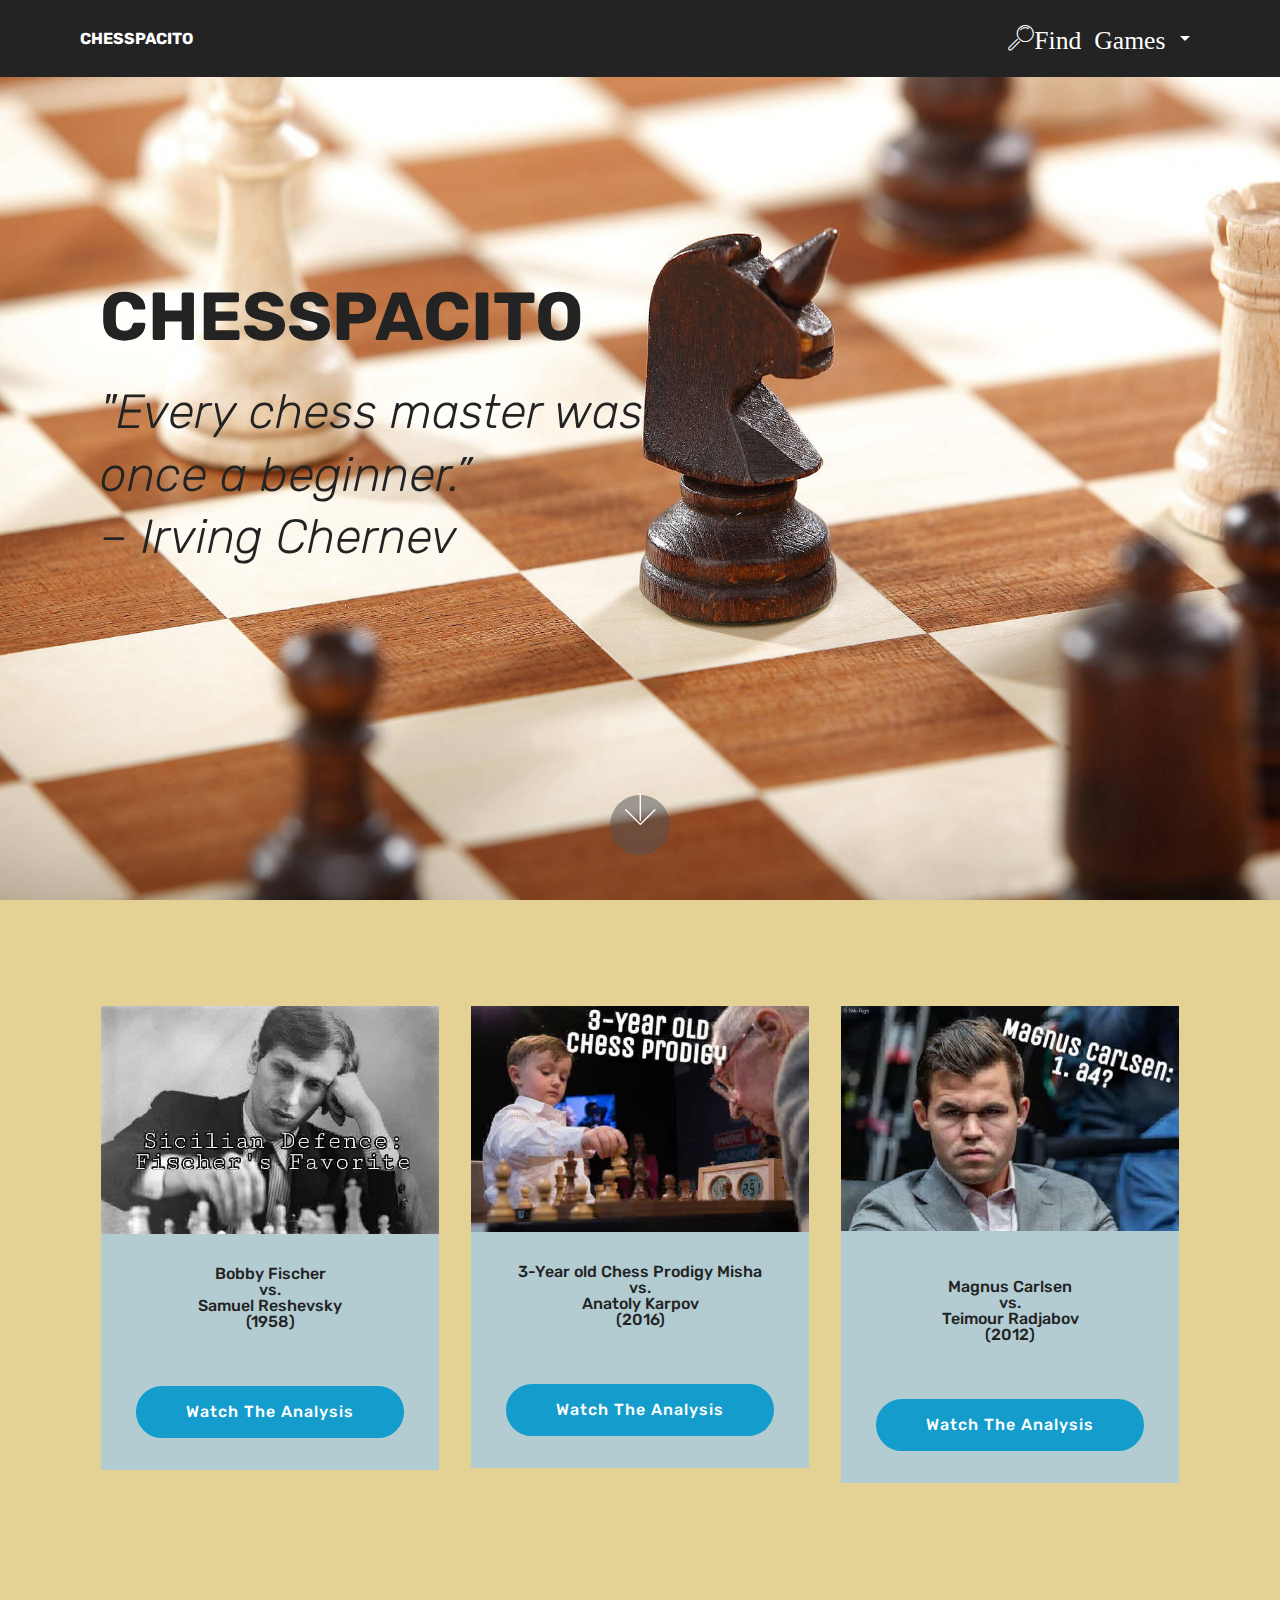
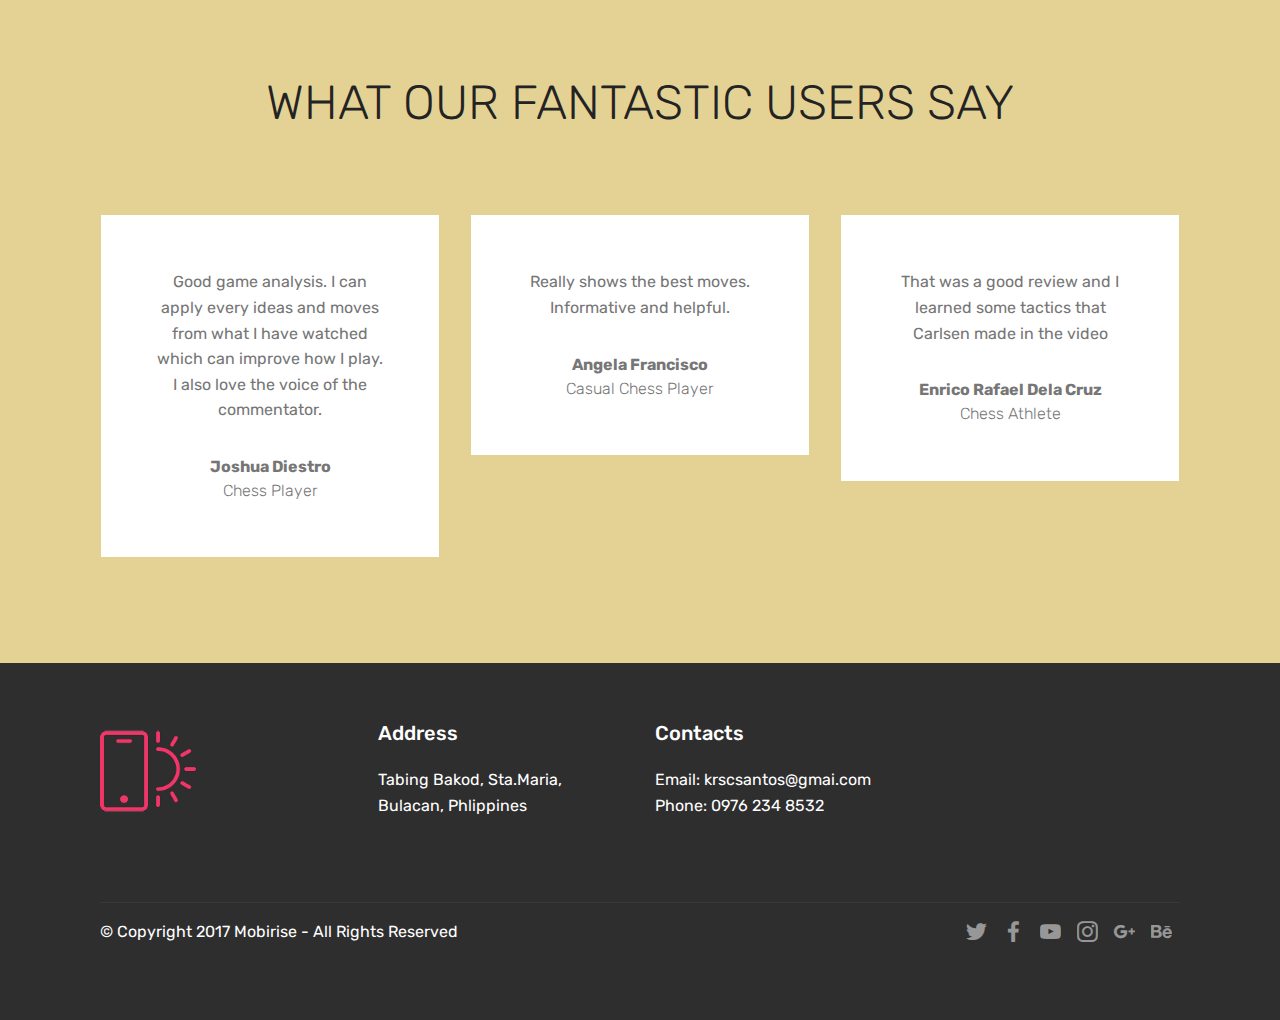
<file: index.html>
<!DOCTYPE html>
<html >
<head>
  <!-- Site made with Mobirise Website Builder v4.8.1, https://mobirise.com -->
  <meta charset="UTF-8">
  <meta http-equiv="X-UA-Compatible" content="IE=edge">
  <meta name="generator" content="Mobirise v4.8.1, mobirise.com">
  <meta name="viewport" content="width=device-width, initial-scale=1, minimum-scale=1">
  <link rel="shortcut icon" href="assets/images/logo2.png" type="image/x-icon">
  <meta name="description" content="">
  <title>Home</title>
  <link rel="stylesheet" href="assets/web/assets/mobirise-icons/mobirise-icons.css">
  <link rel="stylesheet" href="assets/tether/tether.min.css">
  <link rel="stylesheet" href="assets/bootstrap/css/bootstrap.min.css">
  <link rel="stylesheet" href="assets/bootstrap/css/bootstrap-grid.min.css">
  <link rel="stylesheet" href="assets/bootstrap/css/bootstrap-reboot.min.css">
  <link rel="stylesheet" href="assets/socicon/css/styles.css">
  <link rel="stylesheet" href="assets/dropdown/css/style.css">
  <link rel="stylesheet" href="assets/theme/css/style.css">
  <link rel="stylesheet" href="assets/mobirise/css/mbr-additional.css" type="text/css">
  
  
  
</head>
<body>
  <section class="menu cid-rKdU5KMPI1" once="menu" id="menu1-1">

    

    <nav class="navbar navbar-expand beta-menu navbar-dropdown align-items-center navbar-fixed-top navbar-toggleable-sm">
        <button class="navbar-toggler navbar-toggler-right" type="button" data-toggle="collapse" data-target="#navbarSupportedContent" aria-controls="navbarSupportedContent" aria-expanded="false" aria-label="Toggle navigation">
            <div class="hamburger">
                <span></span>
                <span></span>
                <span></span>
                <span></span>
            </div>
        </button>
        <div class="menu-logo">
            <div class="navbar-brand">
                
                <span class="navbar-caption-wrap"><a class="navbar-caption text-white display-4" href="index.html">
                        CHESSPACITO</a></span>
            </div>
        </div>
        <div class="collapse navbar-collapse" id="navbarSupportedContent">
            <ul class="navbar-nav nav-dropdown nav-right" data-app-modern-menu="true"><li class="nav-item dropdown">
                    <a class="nav-link link text-white dropdown-toggle display-4" href="https://mobirise.com" data-toggle="dropdown-submenu" aria-expanded="false">
                        <span class="mbri-search mbr-iconfont mbr-iconfont-btn">Find Games</span></a><div class="dropdown-menu"><a class="text-white dropdown-item display-4" href="page1.html">Fischer vs. Reshevsky</a><a class="text-white dropdown-item display-4" href="page2.html">Misha vs. Karpov</a><a class="text-white dropdown-item display-4" href="page3.html">Carlsen vs. Radjabov</a></div>
                </li></ul>
            
        </div>
    </nav>
</section>

<section class="engine"><a href="https://mobiri.se/r">free bootstrap templates</a></section><section class="header9 cid-rKdU3WTW0F mbr-fullscreen mbr-parallax-background" id="header9-0">

    

    

    <div class="container">
        <div class="media-container-column mbr-white col-md-8">
            <h1 class="mbr-section-title align-left mbr-bold pb-3 mbr-fonts-style display-1">CHESSPACITO</h1>
            <h3 class="mbr-section-subtitle align-left mbr-light pb-3 mbr-fonts-style display-2">"Every chess master was <br>once a beginner.” <br>– Irving Chernev</h3>
            <p class="mbr-text align-left pb-3 mbr-fonts-style display-5"></p>
            
        </div>
    </div>

    <div class="mbr-arrow hidden-sm-down" aria-hidden="true">
        <a href="#next">
            <i class="mbri-down mbr-iconfont"></i>
        </a>
    </div>
</section>

<section class="features3 cid-rKdU7YTlCK" id="features3-2">

    

    
    <div class="container">
        <div class="media-container-row">
            <div class="card p-3 col-12 col-md-6 col-lg-4">
                <div class="card-wrapper">
                    <div class="card-img">
                        <img src="assets/images/79436380-842811899471075-1919445692313501696-n-674x455.jpg" alt="Mobirise" title="">
                    </div>
                    <div class="card-box">
                        <h4 class="card-title mbr-fonts-style display-7">
                            Bobby Fischer<br> vs. <br>Samuel Reshevsky<br>(1958)</h4>
                        <p class="mbr-text mbr-fonts-style display-7"></p>
                    </div>
                    <div class="mbr-section-btn text-center"><a href="page1.html" class="btn btn-primary display-4">Watch The Analysis</a></div>
                </div>
            </div>

            <div class="card p-3 col-12 col-md-6 col-lg-4">
                <div class="card-wrapper">
                    <div class="card-img">
                        <img src="assets/images/79383979-436791390561251-2399478553306464256-n-676x451.jpg" alt="Mobirise" title="">
                    </div>
                    <div class="card-box">
                        <h4 class="card-title mbr-fonts-style display-7">3-Year old Chess Prodigy Misha<br>vs.<br>Anatoly Karpov<br>(2016)</h4>
                        <p class="mbr-text mbr-fonts-style display-7"></p>
                    </div>
                    <div class="mbr-section-btn text-center"><a href="page2.html" class="btn btn-primary display-4">
                            Watch The Analysis</a></div>
                </div>
            </div>

            <div class="card p-3 col-12 col-md-6 col-lg-4">
                <div class="card-wrapper">
                    <div class="card-img">
                        <img src="assets/images/79320789-2745552478799444-6869433288075771904-n-676x450.jpg" alt="Mobirise" title="">
                    </div>
                    <div class="card-box">
                        <h4 class="card-title mbr-fonts-style display-7"><br>Magnus Carlsen<br>vs.<br>Teimour Radjabov<br>(2012)</h4>
                        <p class="mbr-text mbr-fonts-style display-7"></p>
                    </div>
                    <div class="mbr-section-btn text-center"><a href="page3.html" class="btn btn-primary display-4">
                            Watch The Analysis</a></div>
                </div>
            </div>

            
        </div>
    </div>
</section>

<section class="testimonials1 cid-rKV3QNfkCX" id="testimonials1-j">

    

    
    <div class="container">
        <div class="media-container-row">
            <div class="title col-12 align-center">
                <h2 class="pb-3 mbr-fonts-style display-2">
                    WHAT OUR FANTASTIC USERS SAY
                </h2>
                <h3 class="mbr-section-subtitle mbr-light pb-3 mbr-fonts-style display-5"></h3>
            </div>
        </div>
    </div>

    <div class="container pt-3 mt-2">
        <div class="media-container-row">
            <div class="mbr-testimonial p-3 align-center col-12 col-md-6 col-lg-4">
                <div class="panel-item p-3">
                    <div class="card-block">
                        
                        <p class="mbr-text mbr-fonts-style display-7">Good game analysis. I can apply every ideas and moves from what I have watched which can improve how I play. I also love the voice of the commentator.</p>
                    </div>
                    <div class="card-footer">
                        <div class="mbr-author-name mbr-bold mbr-fonts-style display-7">
                             Joshua Diestro</div>
                        <small class="mbr-author-desc mbr-italic mbr-light mbr-fonts-style display-7">
                               Chess Player</small>
                    </div>
                </div>
            </div>

            <div class="mbr-testimonial p-3 align-center col-12 col-md-6 col-lg-4">
                <div class="panel-item p-3">
                    <div class="card-block">
                        
                        <p class="mbr-text mbr-fonts-style display-7">
                           Really shows the best moves. Informative and helpful.</p>
                    </div>
                    <div class="card-footer">
                        <div class="mbr-author-name mbr-bold mbr-fonts-style display-7">
                             Angela Francisco</div>
                        <small class="mbr-author-desc mbr-italic mbr-light mbr-fonts-style display-7">
                               Casual Chess Player</small>
                    </div>
                </div>
            </div>

            <div class="mbr-testimonial p-3 align-center col-12 col-md-6 col-lg-4">
                <div class="panel-item p-3">
                    <div class="card-block">
                        
                        <p class="mbr-text mbr-fonts-style display-7">
                           That was a good review and I learned some tactics that Carlsen made in the video
                        </p>
                    </div>
                    <div class="card-footer">
                        <div class="mbr-author-name mbr-bold mbr-fonts-style display-7">Enrico Rafael Dela Cruz</div>
                        <small class="mbr-author-desc mbr-italic mbr-light mbr-fonts-style display-7">
                               Chess Athlete</small>
                    </div>
                </div>
            </div>

            

            

            
        </div>
    </div>   
</section>

<section class="cid-rKdUbNCkDI" id="footer1-3">

    

    

    <div class="container">
        <div class="media-container-row content text-white">
            <div class="col-12 col-md-3">
                <div class="media-wrap">
                    <a href="https://mobirise.com/">
                        <img src="assets/images/logo2.png" alt="Mobirise">
                    </a>
                </div>
            </div>
            <div class="col-12 col-md-3 mbr-fonts-style display-7">
                <h5 class="pb-3">
                    Address
                </h5>
                <p class="mbr-text">Tabing Bakod, Sta.Maria,<br>Bulacan, Phlippines</p>
            </div>
            <div class="col-12 col-md-3 mbr-fonts-style display-7">
                <h5 class="pb-3">
                    Contacts
                </h5>
                <p class="mbr-text">
                    Email: krscsantos@gmai.com<br>Phone: 0976 234 8532 &nbsp; &nbsp; &nbsp; &nbsp; &nbsp; &nbsp; &nbsp; &nbsp; &nbsp; &nbsp;<br><br></p>
            </div>
            <div class="col-12 col-md-3 mbr-fonts-style display-7">
                <h5 class="pb-3"></h5>
                <p class="mbr-text"></p>
            </div>
        </div>
        <div class="footer-lower">
            <div class="media-container-row">
                <div class="col-sm-12">
                    <hr>
                </div>
            </div>
            <div class="media-container-row mbr-white">
                <div class="col-sm-6 copyright">
                    <p class="mbr-text mbr-fonts-style display-7">
                        © Copyright 2017 Mobirise - All Rights Reserved
                    </p>
                </div>
                <div class="col-md-6">
                    <div class="social-list align-right">
                        <div class="soc-item">
                            <a href="https://twitter.com/mobirise" target="_blank">
                                <span class="socicon-twitter socicon mbr-iconfont mbr-iconfont-social"></span>
                            </a>
                        </div>
                        <div class="soc-item">
                            <a href="https://www.facebook.com/pages/Mobirise/1616226671953247" target="_blank">
                                <span class="socicon-facebook socicon mbr-iconfont mbr-iconfont-social"></span>
                            </a>
                        </div>
                        <div class="soc-item">
                            <a href="https://www.youtube.com/c/mobirise" target="_blank">
                                <span class="socicon-youtube socicon mbr-iconfont mbr-iconfont-social"></span>
                            </a>
                        </div>
                        <div class="soc-item">
                            <a href="https://instagram.com/mobirise" target="_blank">
                                <span class="socicon-instagram socicon mbr-iconfont mbr-iconfont-social"></span>
                            </a>
                        </div>
                        <div class="soc-item">
                            <a href="https://plus.google.com/u/0/+Mobirise" target="_blank">
                                <span class="socicon-googleplus socicon mbr-iconfont mbr-iconfont-social"></span>
                            </a>
                        </div>
                        <div class="soc-item">
                            <a href="https://www.behance.net/Mobirise" target="_blank">
                                <span class="socicon-behance socicon mbr-iconfont mbr-iconfont-social"></span>
                            </a>
                        </div>
                    </div>
                </div>
            </div>
        </div>
    </div>
</section>


  <script src="assets/web/assets/jquery/jquery.min.js"></script>
  <script src="assets/popper/popper.min.js"></script>
  <script src="assets/tether/tether.min.js"></script>
  <script src="assets/bootstrap/js/bootstrap.min.js"></script>
  <script src="assets/dropdown/js/script.min.js"></script>
  <script src="assets/touchswipe/jquery.touch-swipe.min.js"></script>
  <script src="assets/parallax/jarallax.min.js"></script>
  <script src="assets/smoothscroll/smooth-scroll.js"></script>
  <script src="assets/theme/js/script.js"></script>
  
  
</body>
</html>
</file>
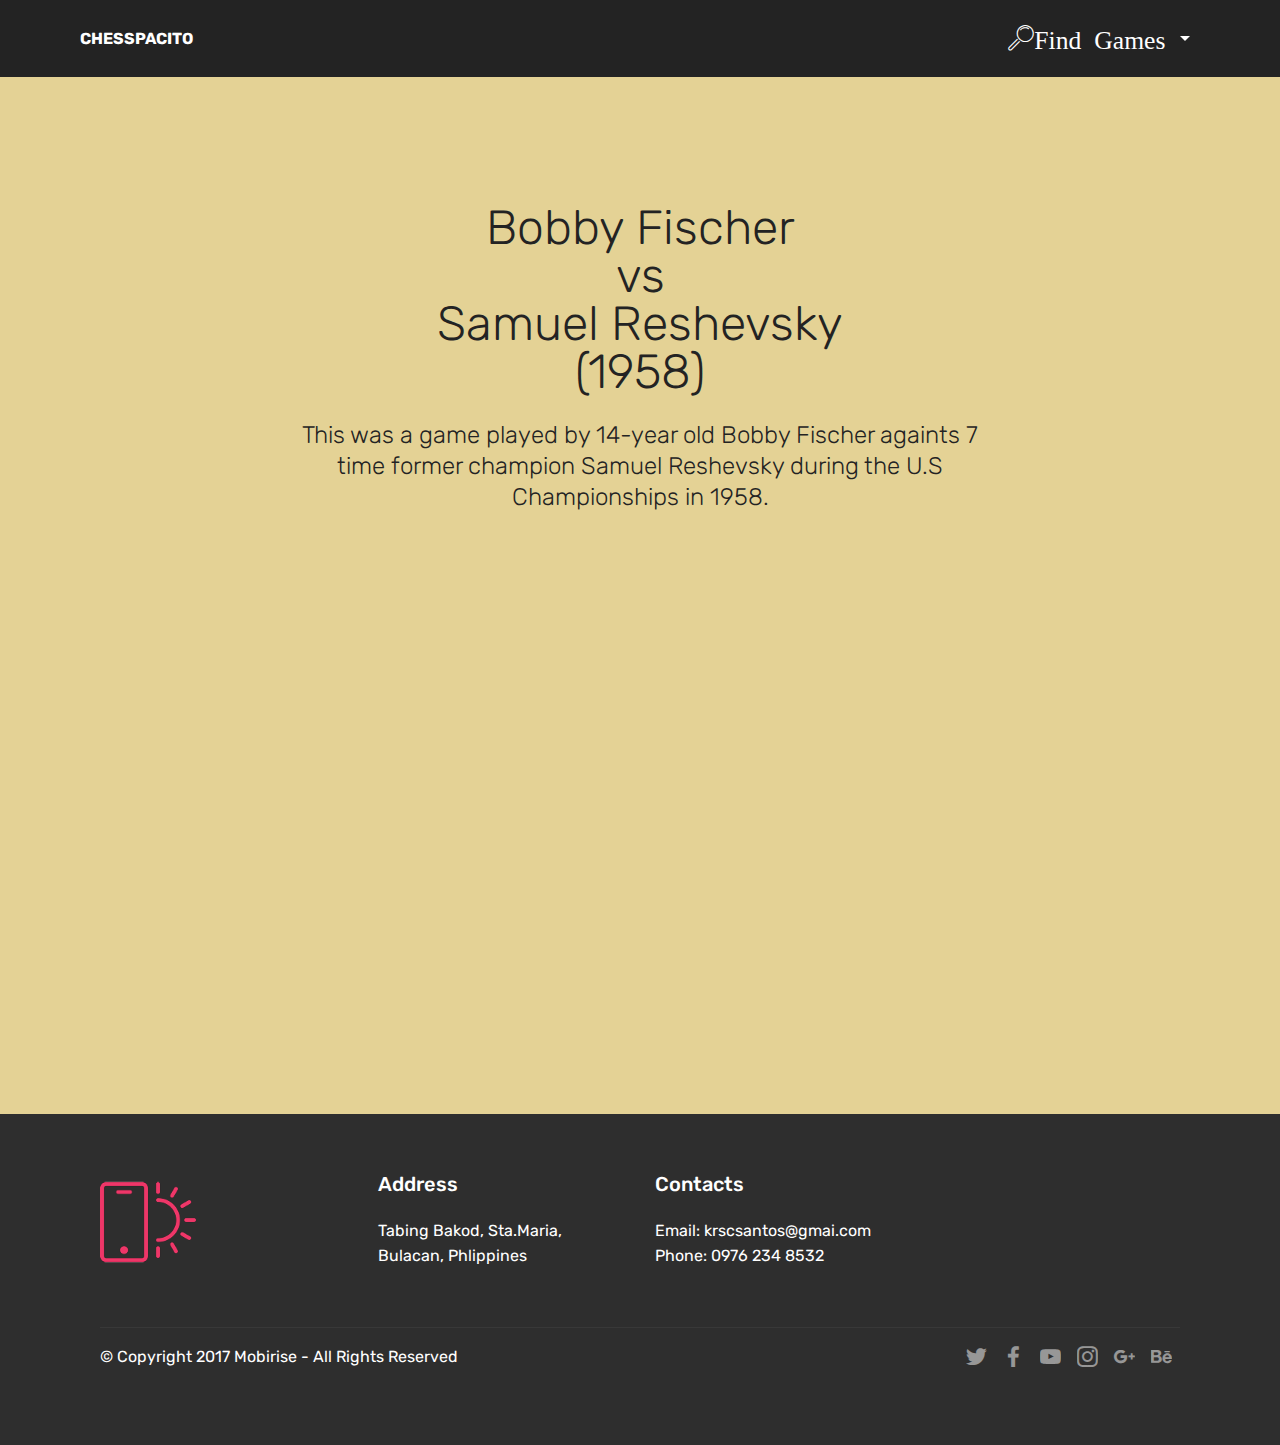
<file: page1.html>
<!DOCTYPE html>
<html >
<head>
  <!-- Site made with Mobirise Website Builder v4.8.1, https://mobirise.com -->
  <meta charset="UTF-8">
  <meta http-equiv="X-UA-Compatible" content="IE=edge">
  <meta name="generator" content="Mobirise v4.8.1, mobirise.com">
  <meta name="viewport" content="width=device-width, initial-scale=1, minimum-scale=1">
  <link rel="shortcut icon" href="assets/images/logo2.png" type="image/x-icon">
  <meta name="description" content="Web Page Generator Description">
  <title>Game 1</title>
  <link rel="stylesheet" href="assets/web/assets/mobirise-icons/mobirise-icons.css">
  <link rel="stylesheet" href="assets/tether/tether.min.css">
  <link rel="stylesheet" href="assets/bootstrap/css/bootstrap.min.css">
  <link rel="stylesheet" href="assets/bootstrap/css/bootstrap-grid.min.css">
  <link rel="stylesheet" href="assets/bootstrap/css/bootstrap-reboot.min.css">
  <link rel="stylesheet" href="assets/dropdown/css/style.css">
  <link rel="stylesheet" href="assets/socicon/css/styles.css">
  <link rel="stylesheet" href="assets/theme/css/style.css">
  <link rel="stylesheet" href="assets/mobirise/css/mbr-additional.css" type="text/css">
  
  
  
</head>
<body>
  <section class="menu cid-rKdU5KMPI1" once="menu" id="menu1-4">

    

    <nav class="navbar navbar-expand beta-menu navbar-dropdown align-items-center navbar-fixed-top navbar-toggleable-sm">
        <button class="navbar-toggler navbar-toggler-right" type="button" data-toggle="collapse" data-target="#navbarSupportedContent" aria-controls="navbarSupportedContent" aria-expanded="false" aria-label="Toggle navigation">
            <div class="hamburger">
                <span></span>
                <span></span>
                <span></span>
                <span></span>
            </div>
        </button>
        <div class="menu-logo">
            <div class="navbar-brand">
                
                <span class="navbar-caption-wrap"><a class="navbar-caption text-white display-4" href="index.html">
                        CHESSPACITO</a></span>
            </div>
        </div>
        <div class="collapse navbar-collapse" id="navbarSupportedContent">
            <ul class="navbar-nav nav-dropdown nav-right" data-app-modern-menu="true"><li class="nav-item dropdown">
                    <a class="nav-link link text-white dropdown-toggle display-4" href="https://mobirise.com" data-toggle="dropdown-submenu" aria-expanded="false">
                        <span class="mbri-search mbr-iconfont mbr-iconfont-btn">Find Games</span></a><div class="dropdown-menu"><a class="text-white dropdown-item display-4" href="page1.html">Fischer vs. Reshevsky</a><a class="text-white dropdown-item display-4" href="page2.html">Misha vs. Karpov</a><a class="text-white dropdown-item display-4" href="page3.html">Carlsen vs. Radjabov</a></div>
                </li></ul>
            
        </div>
    </nav>
</section>

<section class="engine"><a href="https://mobiri.se/f">easy site creator</a></section><section class="mbr-section content4 cid-rKdXsnoEEa" id="content4-5">

    

    <div class="container">
        <div class="media-container-row">
            <div class="title col-12 col-md-8">
                <h2 class="align-center pb-3 mbr-fonts-style display-2"></h2>
                <h3 class="mbr-section-subtitle align-center mbr-light mbr-fonts-style display-5"></h3>
                
            </div>
        </div>
    </div>
</section>

<section class="mbr-section content4 cid-rKdXsTTtRk" id="content4-6">

    

    <div class="container">
        <div class="media-container-row">
            <div class="title col-12 col-md-8">
                <h2 class="align-center pb-3 mbr-fonts-style display-2">
                    Bobby Fischer<br>vs<br>Samuel Reshevsky<br>(1958)</h2>
                <h3 class="mbr-section-subtitle align-center mbr-light mbr-fonts-style display-5">
                    This was a game played by 14-year old Bobby Fischer againts 7 time former champion Samuel Reshevsky during the U.S Championships in 1958.</h3>
                
            </div>
        </div>
    </div>
</section>

<section class="cid-rKdXuqAGJd" id="video1-7">

    
    
    <figure class="mbr-figure align-center container">
        <div class="video-block" style="width: 66%;">
            <div><iframe class="mbr-embedded-video" src="https://www.youtube.com/embed/spHez83OFrM?rel=0&amp;amp;showinfo=0&amp;autoplay=0&amp;loop=0" width="1280" height="720" frameborder="0" allowfullscreen></iframe></div>
        </div>
    </figure>
</section>

<section class="cid-rKdXxe7Fp5" id="footer1-8">

    

    

    <div class="container">
        <div class="media-container-row content text-white">
            <div class="col-12 col-md-3">
                <div class="media-wrap">
                    <a href="https://mobirise.com/">
                        <img src="assets/images/logo2.png" alt="Mobirise">
                    </a>
                </div>
            </div>
            <div class="col-12 col-md-3 mbr-fonts-style display-7">
                <h5 class="pb-3">
                    Address
                </h5>
                <p class="mbr-text">Tabing Bakod, Sta.Maria,
<br>Bulacan, Phlippines</p>
            </div>
            <div class="col-12 col-md-3 mbr-fonts-style display-7">
                <h5 class="pb-3">
                    Contacts
                </h5>
                <p class="mbr-text">Email: krscsantos@gmai.com
<br>Phone: 0976 234 8532 &nbsp; &nbsp; &nbsp; &nbsp; &nbsp; &nbsp; &nbsp; &nbsp; &nbsp; &nbsp;&nbsp;<br></p>
            </div>
            <div class="col-12 col-md-3 mbr-fonts-style display-7">
                <h5 class="pb-3"></h5>
                <p class="mbr-text"></p>
            </div>
        </div>
        <div class="footer-lower">
            <div class="media-container-row">
                <div class="col-sm-12">
                    <hr>
                </div>
            </div>
            <div class="media-container-row mbr-white">
                <div class="col-sm-6 copyright">
                    <p class="mbr-text mbr-fonts-style display-7">
                        © Copyright 2017 Mobirise - All Rights Reserved
                    </p>
                </div>
                <div class="col-md-6">
                    <div class="social-list align-right">
                        <div class="soc-item">
                            <a href="https://twitter.com/mobirise" target="_blank">
                                <span class="socicon-twitter socicon mbr-iconfont mbr-iconfont-social"></span>
                            </a>
                        </div>
                        <div class="soc-item">
                            <a href="https://www.facebook.com/pages/Mobirise/1616226671953247" target="_blank">
                                <span class="socicon-facebook socicon mbr-iconfont mbr-iconfont-social"></span>
                            </a>
                        </div>
                        <div class="soc-item">
                            <a href="https://www.youtube.com/c/mobirise" target="_blank">
                                <span class="socicon-youtube socicon mbr-iconfont mbr-iconfont-social"></span>
                            </a>
                        </div>
                        <div class="soc-item">
                            <a href="https://instagram.com/mobirise" target="_blank">
                                <span class="socicon-instagram socicon mbr-iconfont mbr-iconfont-social"></span>
                            </a>
                        </div>
                        <div class="soc-item">
                            <a href="https://plus.google.com/u/0/+Mobirise" target="_blank">
                                <span class="socicon-googleplus socicon mbr-iconfont mbr-iconfont-social"></span>
                            </a>
                        </div>
                        <div class="soc-item">
                            <a href="https://www.behance.net/Mobirise" target="_blank">
                                <span class="socicon-behance socicon mbr-iconfont mbr-iconfont-social"></span>
                            </a>
                        </div>
                    </div>
                </div>
            </div>
        </div>
    </div>
</section>


  <script src="assets/web/assets/jquery/jquery.min.js"></script>
  <script src="assets/popper/popper.min.js"></script>
  <script src="assets/tether/tether.min.js"></script>
  <script src="assets/bootstrap/js/bootstrap.min.js"></script>
  <script src="assets/smoothscroll/smooth-scroll.js"></script>
  <script src="assets/dropdown/js/script.min.js"></script>
  <script src="assets/touchswipe/jquery.touch-swipe.min.js"></script>
  <script src="assets/theme/js/script.js"></script>
  
  
</body>
</html>
</file>
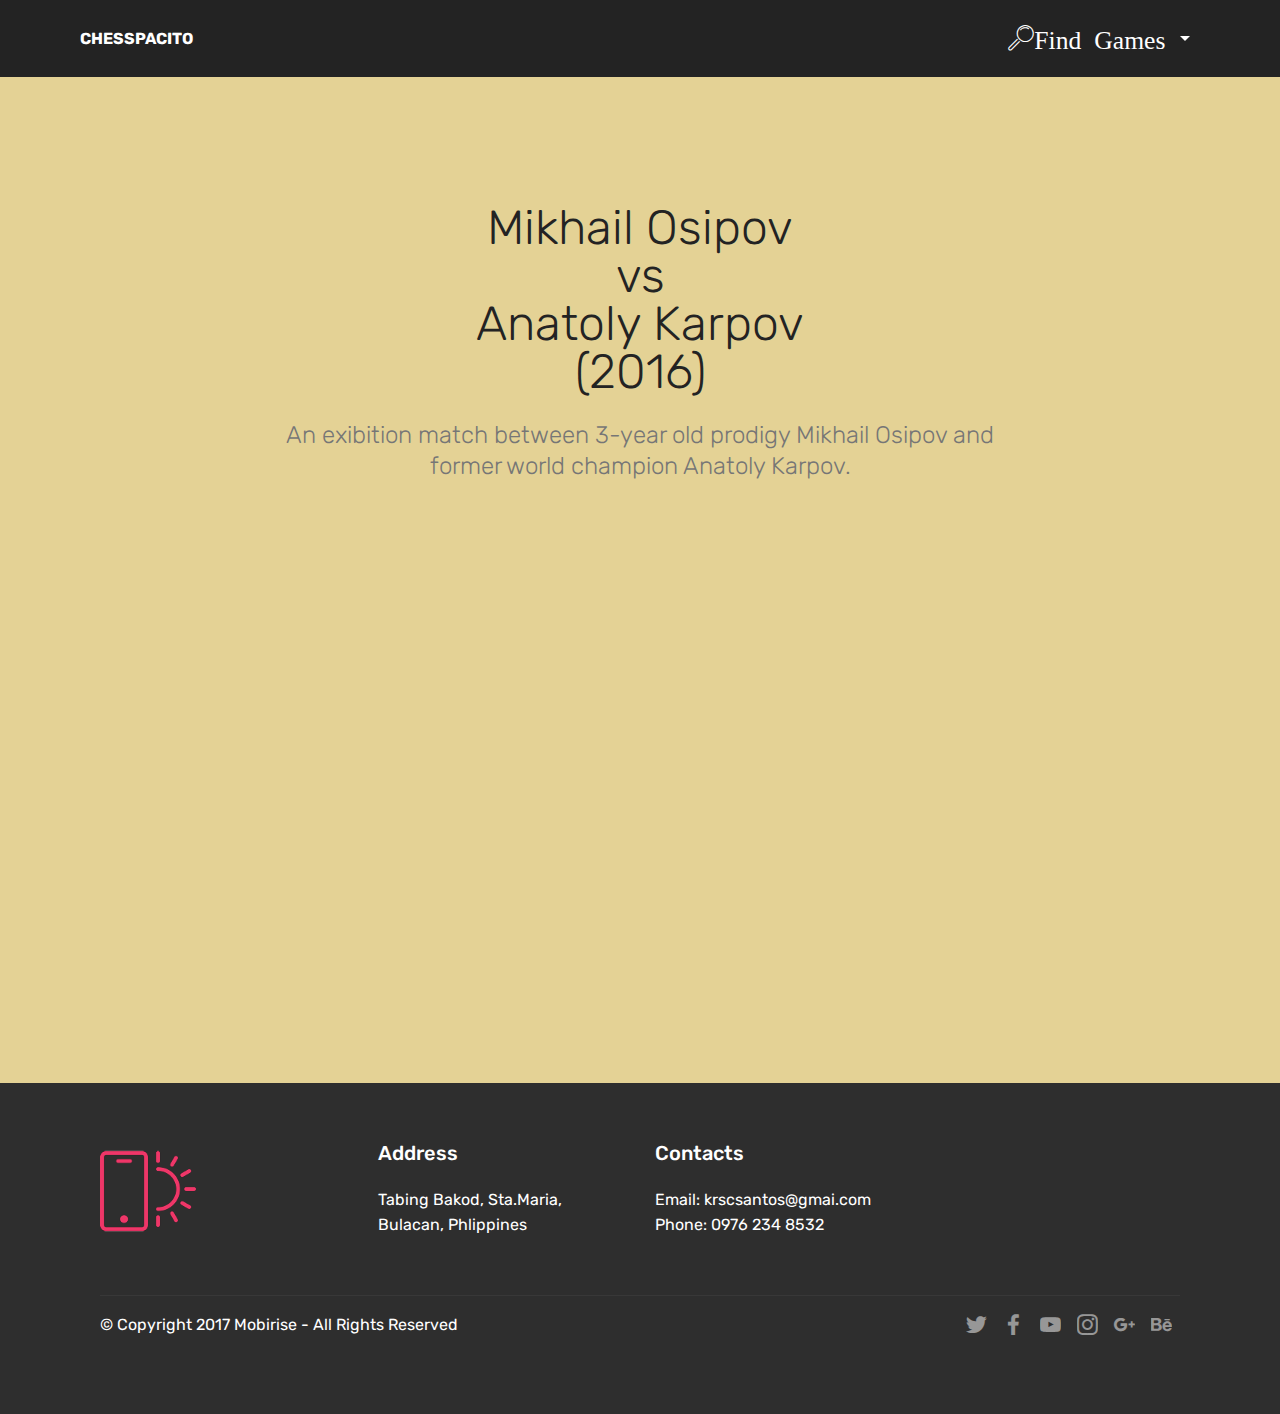
<file: page2.html>
<!DOCTYPE html>
<html >
<head>
  <!-- Site made with Mobirise Website Builder v4.8.1, https://mobirise.com -->
  <meta charset="UTF-8">
  <meta http-equiv="X-UA-Compatible" content="IE=edge">
  <meta name="generator" content="Mobirise v4.8.1, mobirise.com">
  <meta name="viewport" content="width=device-width, initial-scale=1, minimum-scale=1">
  <link rel="shortcut icon" href="assets/images/logo2.png" type="image/x-icon">
  <meta name="description" content="Web Page Generator Description">
  <title>Game 2</title>
  <link rel="stylesheet" href="assets/web/assets/mobirise-icons/mobirise-icons.css">
  <link rel="stylesheet" href="assets/tether/tether.min.css">
  <link rel="stylesheet" href="assets/bootstrap/css/bootstrap.min.css">
  <link rel="stylesheet" href="assets/bootstrap/css/bootstrap-grid.min.css">
  <link rel="stylesheet" href="assets/bootstrap/css/bootstrap-reboot.min.css">
  <link rel="stylesheet" href="assets/dropdown/css/style.css">
  <link rel="stylesheet" href="assets/socicon/css/styles.css">
  <link rel="stylesheet" href="assets/theme/css/style.css">
  <link rel="stylesheet" href="assets/mobirise/css/mbr-additional.css" type="text/css">
  
  
  
</head>
<body>
  <section class="menu cid-rKdXVqSIvP" once="menu" id="menu1-9">

    

    <nav class="navbar navbar-expand beta-menu navbar-dropdown align-items-center navbar-fixed-top navbar-toggleable-sm">
        <button class="navbar-toggler navbar-toggler-right" type="button" data-toggle="collapse" data-target="#navbarSupportedContent" aria-controls="navbarSupportedContent" aria-expanded="false" aria-label="Toggle navigation">
            <div class="hamburger">
                <span></span>
                <span></span>
                <span></span>
                <span></span>
            </div>
        </button>
        <div class="menu-logo">
            <div class="navbar-brand">
                
                <span class="navbar-caption-wrap"><a class="navbar-caption text-white display-4" href="index.html">
                        CHESSPACITO</a></span>
            </div>
        </div>
        <div class="collapse navbar-collapse" id="navbarSupportedContent">
            <ul class="navbar-nav nav-dropdown nav-right" data-app-modern-menu="true"><li class="nav-item dropdown">
                    <a class="nav-link link text-white dropdown-toggle display-4" href="https://mobirise.com" data-toggle="dropdown-submenu" aria-expanded="false">
                        <span class="mbri-search mbr-iconfont mbr-iconfont-btn">Find Games</span></a><div class="dropdown-menu"><a class="text-white dropdown-item display-4" href="page1.html">Fischer vs. Reshevsky</a><a class="text-white dropdown-item display-4" href="page2.html">Misha vs. Karpov</a><a class="text-white dropdown-item display-4" href="page3.html">Carlsen vs. Radjabov</a></div>
                </li></ul>
            
        </div>
    </nav>
</section>

<section class="engine"><a href="https://mobiri.se/n">free simple site templates</a></section><section class="mbr-section content4 cid-rKdXVtLw6Y" id="content4-a">

    

    <div class="container">
        <div class="media-container-row">
            <div class="title col-12 col-md-8">
                <h2 class="align-center pb-3 mbr-fonts-style display-2"></h2>
                <h3 class="mbr-section-subtitle align-center mbr-light mbr-fonts-style display-5"></h3>
                
            </div>
        </div>
    </div>
</section>

<section class="mbr-section content4 cid-rKdXVvONct" id="content4-b">

    

    <div class="container">
        <div class="media-container-row">
            <div class="title col-12 col-md-8">
                <h2 class="align-center pb-3 mbr-fonts-style display-2">
                    Mikhail Osipov<br>vs<br>Anatoly Karpov<br>(2016)</h2>
                <h3 class="mbr-section-subtitle align-center mbr-light mbr-fonts-style display-5">
                    An exibition match between 3-year old prodigy Mikhail Osipov and former world champion Anatoly Karpov.</h3>
                
            </div>
        </div>
    </div>
</section>

<section class="cid-rKdXVyeoj9" id="video1-c">

    
    
    <figure class="mbr-figure align-center container">
        <div class="video-block" style="width: 66%;">
            <div><iframe class="mbr-embedded-video" src="https://www.youtube.com/embed/0QqiHibRCo8?rel=0&amp;amp;showinfo=0&amp;autoplay=0&amp;loop=0" width="1280" height="720" frameborder="0" allowfullscreen></iframe></div>
        </div>
    </figure>
</section>

<section class="cid-rKdXVBniHi" id="footer1-d">

    

    

    <div class="container">
        <div class="media-container-row content text-white">
            <div class="col-12 col-md-3">
                <div class="media-wrap">
                    <a href="https://mobirise.com/">
                        <img src="assets/images/logo2.png" alt="Mobirise">
                    </a>
                </div>
            </div>
            <div class="col-12 col-md-3 mbr-fonts-style display-7">
                <h5 class="pb-3">
                    Address
                </h5>
                <p class="mbr-text">Tabing Bakod, Sta.Maria,
<br>Bulacan, Phlippines</p>
            </div>
            <div class="col-12 col-md-3 mbr-fonts-style display-7">
                <h5 class="pb-3">
                    Contacts
                </h5>
                <p class="mbr-text">Email: krscsantos@gmai.com
<br>Phone: 0976 234 8532 &nbsp; &nbsp; &nbsp; &nbsp; &nbsp; &nbsp; &nbsp; &nbsp; &nbsp; &nbsp;&nbsp;<br></p>
            </div>
            <div class="col-12 col-md-3 mbr-fonts-style display-7">
                <h5 class="pb-3"></h5>
                <p class="mbr-text"></p>
            </div>
        </div>
        <div class="footer-lower">
            <div class="media-container-row">
                <div class="col-sm-12">
                    <hr>
                </div>
            </div>
            <div class="media-container-row mbr-white">
                <div class="col-sm-6 copyright">
                    <p class="mbr-text mbr-fonts-style display-7">
                        © Copyright 2017 Mobirise - All Rights Reserved
                    </p>
                </div>
                <div class="col-md-6">
                    <div class="social-list align-right">
                        <div class="soc-item">
                            <a href="https://twitter.com/mobirise" target="_blank">
                                <span class="socicon-twitter socicon mbr-iconfont mbr-iconfont-social"></span>
                            </a>
                        </div>
                        <div class="soc-item">
                            <a href="https://www.facebook.com/pages/Mobirise/1616226671953247" target="_blank">
                                <span class="socicon-facebook socicon mbr-iconfont mbr-iconfont-social"></span>
                            </a>
                        </div>
                        <div class="soc-item">
                            <a href="https://www.youtube.com/c/mobirise" target="_blank">
                                <span class="socicon-youtube socicon mbr-iconfont mbr-iconfont-social"></span>
                            </a>
                        </div>
                        <div class="soc-item">
                            <a href="https://instagram.com/mobirise" target="_blank">
                                <span class="socicon-instagram socicon mbr-iconfont mbr-iconfont-social"></span>
                            </a>
                        </div>
                        <div class="soc-item">
                            <a href="https://plus.google.com/u/0/+Mobirise" target="_blank">
                                <span class="socicon-googleplus socicon mbr-iconfont mbr-iconfont-social"></span>
                            </a>
                        </div>
                        <div class="soc-item">
                            <a href="https://www.behance.net/Mobirise" target="_blank">
                                <span class="socicon-behance socicon mbr-iconfont mbr-iconfont-social"></span>
                            </a>
                        </div>
                    </div>
                </div>
            </div>
        </div>
    </div>
</section>


  <script src="assets/web/assets/jquery/jquery.min.js"></script>
  <script src="assets/popper/popper.min.js"></script>
  <script src="assets/tether/tether.min.js"></script>
  <script src="assets/bootstrap/js/bootstrap.min.js"></script>
  <script src="assets/smoothscroll/smooth-scroll.js"></script>
  <script src="assets/dropdown/js/script.min.js"></script>
  <script src="assets/touchswipe/jquery.touch-swipe.min.js"></script>
  <script src="assets/theme/js/script.js"></script>
  
  
</body>
</html>
</file>
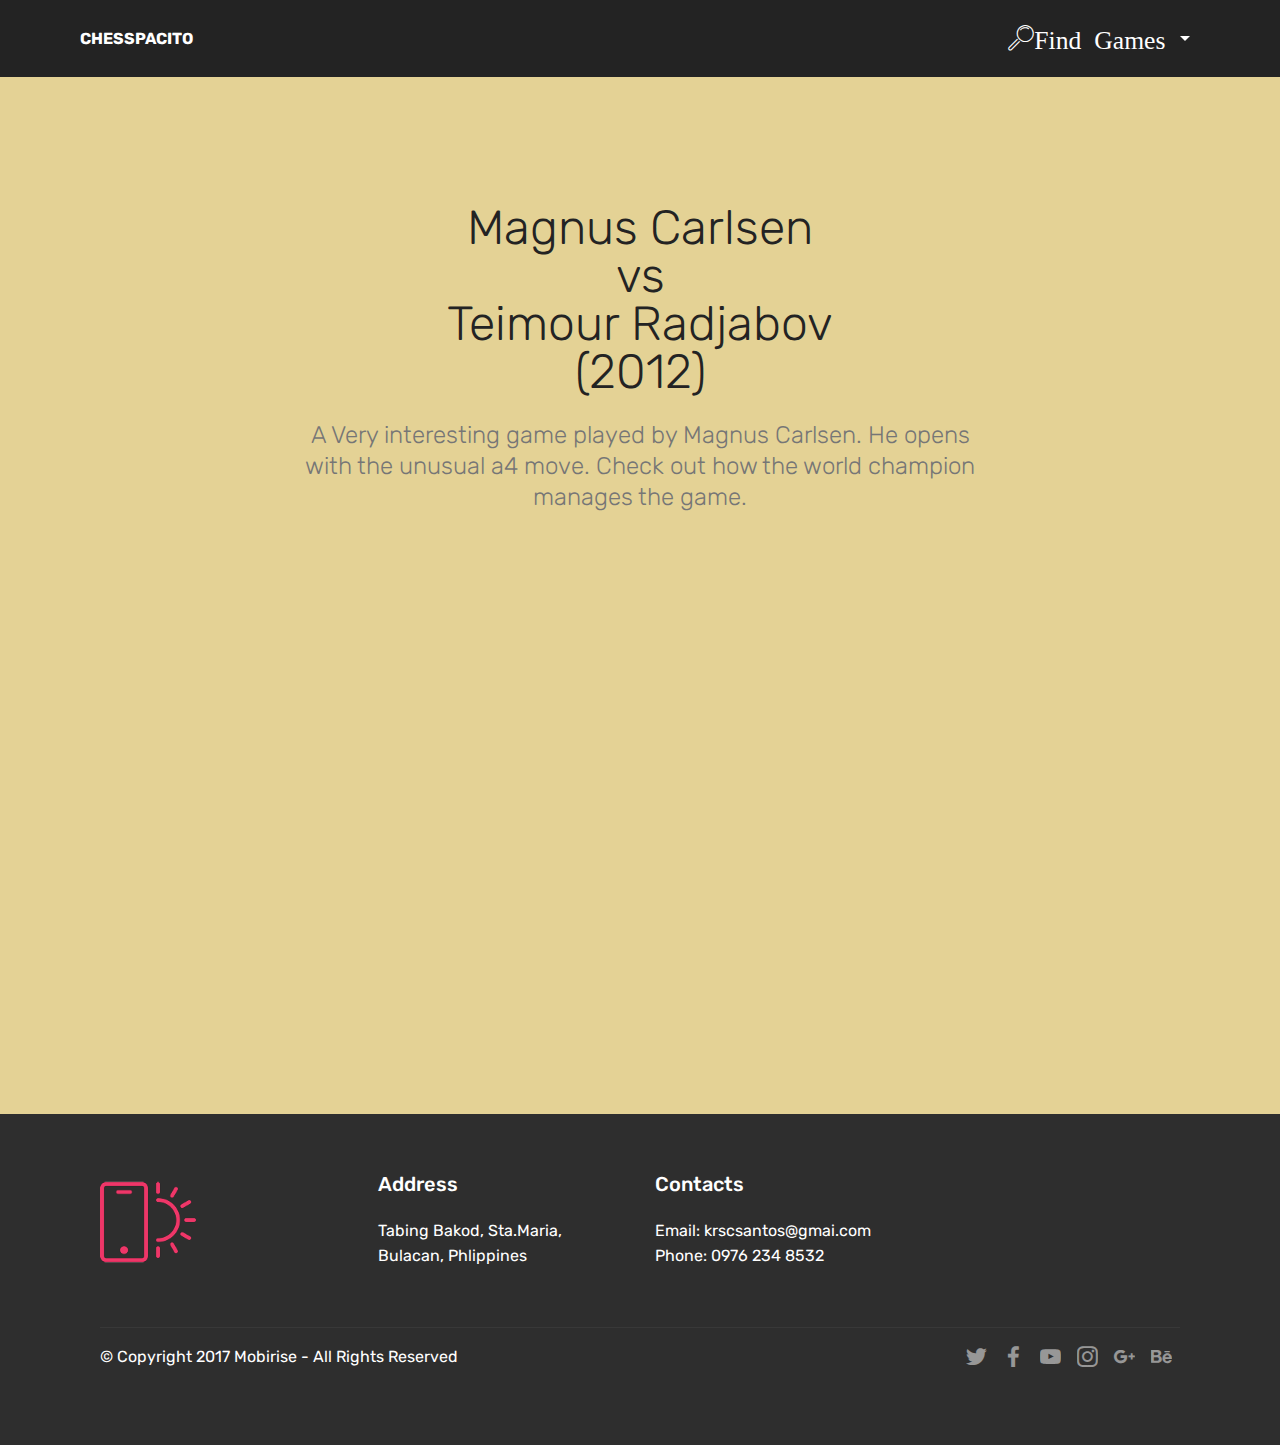
<file: page3.html>
<!DOCTYPE html>
<html >
<head>
  <!-- Site made with Mobirise Website Builder v4.8.1, https://mobirise.com -->
  <meta charset="UTF-8">
  <meta http-equiv="X-UA-Compatible" content="IE=edge">
  <meta name="generator" content="Mobirise v4.8.1, mobirise.com">
  <meta name="viewport" content="width=device-width, initial-scale=1, minimum-scale=1">
  <link rel="shortcut icon" href="assets/images/logo2.png" type="image/x-icon">
  <meta name="description" content="Web Page Generator Description">
  <title>Game 3</title>
  <link rel="stylesheet" href="assets/web/assets/mobirise-icons/mobirise-icons.css">
  <link rel="stylesheet" href="assets/tether/tether.min.css">
  <link rel="stylesheet" href="assets/bootstrap/css/bootstrap.min.css">
  <link rel="stylesheet" href="assets/bootstrap/css/bootstrap-grid.min.css">
  <link rel="stylesheet" href="assets/bootstrap/css/bootstrap-reboot.min.css">
  <link rel="stylesheet" href="assets/dropdown/css/style.css">
  <link rel="stylesheet" href="assets/socicon/css/styles.css">
  <link rel="stylesheet" href="assets/theme/css/style.css">
  <link rel="stylesheet" href="assets/mobirise/css/mbr-additional.css" type="text/css">
  
  
  
</head>
<body>
  <section class="menu cid-rKdXWSenpg" once="menu" id="menu1-e">

    

    <nav class="navbar navbar-expand beta-menu navbar-dropdown align-items-center navbar-fixed-top navbar-toggleable-sm">
        <button class="navbar-toggler navbar-toggler-right" type="button" data-toggle="collapse" data-target="#navbarSupportedContent" aria-controls="navbarSupportedContent" aria-expanded="false" aria-label="Toggle navigation">
            <div class="hamburger">
                <span></span>
                <span></span>
                <span></span>
                <span></span>
            </div>
        </button>
        <div class="menu-logo">
            <div class="navbar-brand">
                
                <span class="navbar-caption-wrap"><a class="navbar-caption text-white display-4" href="index.html">
                        CHESSPACITO</a></span>
            </div>
        </div>
        <div class="collapse navbar-collapse" id="navbarSupportedContent">
            <ul class="navbar-nav nav-dropdown nav-right" data-app-modern-menu="true"><li class="nav-item dropdown">
                    <a class="nav-link link text-white dropdown-toggle display-4" href="https://mobirise.com" data-toggle="dropdown-submenu" aria-expanded="false">
                        <span class="mbri-search mbr-iconfont mbr-iconfont-btn">Find Games</span></a><div class="dropdown-menu"><a class="text-white dropdown-item display-4" href="page1.html">Fischer vs. Reshevsky</a><a class="text-white dropdown-item display-4" href="page2.html">Misha vs. Karpov</a><a class="text-white dropdown-item display-4" href="page3.html">Carlsen vs. Radjabov</a></div>
                </li></ul>
            
        </div>
    </nav>
</section>

<section class="engine"><a href="https://mobiri.se/f">easy website builder</a></section><section class="mbr-section content4 cid-rKdXWU8FvT" id="content4-f">

    

    <div class="container">
        <div class="media-container-row">
            <div class="title col-12 col-md-8">
                <h2 class="align-center pb-3 mbr-fonts-style display-2"></h2>
                <h3 class="mbr-section-subtitle align-center mbr-light mbr-fonts-style display-5"></h3>
                
            </div>
        </div>
    </div>
</section>

<section class="mbr-section content4 cid-rKdXWWeyxC" id="content4-g">

    

    <div class="container">
        <div class="media-container-row">
            <div class="title col-12 col-md-8">
                <h2 class="align-center pb-3 mbr-fonts-style display-2">
                    Magnus Carlsen<br>vs<br>Teimour Radjabov<br>(2012)</h2>
                <h3 class="mbr-section-subtitle align-center mbr-light mbr-fonts-style display-5">A Very interesting game played by Magnus Carlsen. He opens with the unusual a4 move. Check out how the world champion manages the game.</h3>
                
            </div>
        </div>
    </div>
</section>

<section class="cid-rKdXWXWTbN" id="video1-h">

    
    
    <figure class="mbr-figure align-center container">
        <div class="video-block" style="width: 66%;">
            <div><iframe class="mbr-embedded-video" src="https://www.youtube.com/embed/OOFXkOXPodw?rel=0&amp;amp;showinfo=0&amp;autoplay=0&amp;loop=0" width="1280" height="720" frameborder="0" allowfullscreen></iframe></div>
        </div>
    </figure>
</section>

<section class="cid-rKdXWZLlwF" id="footer1-i">

    

    

    <div class="container">
        <div class="media-container-row content text-white">
            <div class="col-12 col-md-3">
                <div class="media-wrap">
                    <a href="https://mobirise.com/">
                        <img src="assets/images/logo2.png" alt="Mobirise">
                    </a>
                </div>
            </div>
            <div class="col-12 col-md-3 mbr-fonts-style display-7">
                <h5 class="pb-3">
                    Address
                </h5>
                <p class="mbr-text">Tabing Bakod, Sta.Maria,
<br>Bulacan, Phlippines</p>
            </div>
            <div class="col-12 col-md-3 mbr-fonts-style display-7">
                <h5 class="pb-3">
                    Contacts
                </h5>
                <p class="mbr-text">Email: krscsantos@gmai.com
<br>Phone: 0976 234 8532 &nbsp; &nbsp; &nbsp; &nbsp; &nbsp; &nbsp; &nbsp; &nbsp; &nbsp; &nbsp;&nbsp;<br></p>
            </div>
            <div class="col-12 col-md-3 mbr-fonts-style display-7">
                <h5 class="pb-3"></h5>
                <p class="mbr-text"></p>
            </div>
        </div>
        <div class="footer-lower">
            <div class="media-container-row">
                <div class="col-sm-12">
                    <hr>
                </div>
            </div>
            <div class="media-container-row mbr-white">
                <div class="col-sm-6 copyright">
                    <p class="mbr-text mbr-fonts-style display-7">
                        © Copyright 2017 Mobirise - All Rights Reserved
                    </p>
                </div>
                <div class="col-md-6">
                    <div class="social-list align-right">
                        <div class="soc-item">
                            <a href="https://twitter.com/mobirise" target="_blank">
                                <span class="socicon-twitter socicon mbr-iconfont mbr-iconfont-social"></span>
                            </a>
                        </div>
                        <div class="soc-item">
                            <a href="https://www.facebook.com/pages/Mobirise/1616226671953247" target="_blank">
                                <span class="socicon-facebook socicon mbr-iconfont mbr-iconfont-social"></span>
                            </a>
                        </div>
                        <div class="soc-item">
                            <a href="https://www.youtube.com/c/mobirise" target="_blank">
                                <span class="socicon-youtube socicon mbr-iconfont mbr-iconfont-social"></span>
                            </a>
                        </div>
                        <div class="soc-item">
                            <a href="https://instagram.com/mobirise" target="_blank">
                                <span class="socicon-instagram socicon mbr-iconfont mbr-iconfont-social"></span>
                            </a>
                        </div>
                        <div class="soc-item">
                            <a href="https://plus.google.com/u/0/+Mobirise" target="_blank">
                                <span class="socicon-googleplus socicon mbr-iconfont mbr-iconfont-social"></span>
                            </a>
                        </div>
                        <div class="soc-item">
                            <a href="https://www.behance.net/Mobirise" target="_blank">
                                <span class="socicon-behance socicon mbr-iconfont mbr-iconfont-social"></span>
                            </a>
                        </div>
                    </div>
                </div>
            </div>
        </div>
    </div>
</section>


  <script src="assets/web/assets/jquery/jquery.min.js"></script>
  <script src="assets/popper/popper.min.js"></script>
  <script src="assets/tether/tether.min.js"></script>
  <script src="assets/bootstrap/js/bootstrap.min.js"></script>
  <script src="assets/smoothscroll/smooth-scroll.js"></script>
  <script src="assets/dropdown/js/script.min.js"></script>
  <script src="assets/touchswipe/jquery.touch-swipe.min.js"></script>
  <script src="assets/theme/js/script.js"></script>
  
  
</body>
</html>
</file>
<file: assets/web/assets/mobirise-icons/mobirise-icons.css>
@font-face {
  font-family: 'MobiriseIcons';
  src:  url('mobirise-icons.eot?spat4u');
  src:  url('mobirise-icons.eot?spat4u#iefix') format('embedded-opentype'),
    url('mobirise-icons.ttf?spat4u') format('truetype'),
    url('mobirise-icons.woff?spat4u') format('woff'),
    url('mobirise-icons.svg?spat4u#MobiriseIcons') format('svg');
  font-weight: normal;
  font-style: normal;
}

[class^="mbri-"], [class*=" mbri-"] {
  /* use !important to prevent issues with browser extensions that change fonts */
  font-family: MobiriseIcons !important;
  speak: none;
  font-style: normal;
  font-weight: normal;
  font-variant: normal;
  text-transform: none;
  line-height: 1;

  /* Better Font Rendering =========== */
  -webkit-font-smoothing: antialiased;
  -moz-osx-font-smoothing: grayscale;
}

.mbri-add-submenu:before {
  content: "\e900";
}
.mbri-alert:before {
  content: "\e901";
}
.mbri-align-center:before {
  content: "\e902";
}
.mbri-align-justify:before {
  content: "\e903";
}
.mbri-align-left:before {
  content: "\e904";
}
.mbri-align-right:before {
  content: "\e905";
}
.mbri-android:before {
  content: "\e906";
}
.mbri-apple:before {
  content: "\e907";
}
.mbri-arrow-down:before {
  content: "\e908";
}
.mbri-arrow-next:before {
  content: "\e909";
}
.mbri-arrow-prev:before {
  content: "\e90a";
}
.mbri-arrow-up:before {
  content: "\e90b";
}
.mbri-bold:before {
  content: "\e90c";
}
.mbri-bookmark:before {
  content: "\e90d";
}
.mbri-bootstrap:before {
  content: "\e90e";
}
.mbri-briefcase:before {
  content: "\e90f";
}
.mbri-browse:before {
  content: "\e910";
}
.mbri-bulleted-list:before {
  content: "\e911";
}
.mbri-calendar:before {
  content: "\e912";
}
.mbri-camera:before {
  content: "\e913";
}
.mbri-cart-add:before {
  content: "\e914";
}
.mbri-cart-full:before {
  content: "\e915";
}
.mbri-cash:before {
  content: "\e916";
}
.mbri-change-style:before {
  content: "\e917";
}
.mbri-chat:before {
  content: "\e918";
}
.mbri-clock:before {
  content: "\e919";
}
.mbri-close:before {
  content: "\e91a";
}
.mbri-cloud:before {
  content: "\e91b";
}
.mbri-code:before {
  content: "\e91c";
}
.mbri-contact-form:before {
  content: "\e91d";
}
.mbri-credit-card:before {
  content: "\e91e";
}
.mbri-cursor-click:before {
  content: "\e91f";
}
.mbri-cust-feedback:before {
  content: "\e920";
}
.mbri-database:before {
  content: "\e921";
}
.mbri-delivery:before {
  content: "\e922";
}
.mbri-desktop:before {
  content: "\e923";
}
.mbri-devices:before {
  content: "\e924";
}
.mbri-down:before {
  content: "\e925";
}
.mbri-download:before {
  content: "\e989";
}
.mbri-drag-n-drop:before {
  content: "\e927";
}
.mbri-drag-n-drop2:before {
  content: "\e928";
}
.mbri-edit:before {
  content: "\e929";
}
.mbri-edit2:before {
  content: "\e92a";
}
.mbri-error:before {
  content: "\e92b";
}
.mbri-extension:before {
  content: "\e92c";
}
.mbri-features:before {
  content: "\e92d";
}
.mbri-file:before {
  content: "\e92e";
}
.mbri-flag:before {
  content: "\e92f";
}
.mbri-folder:before {
  content: "\e930";
}
.mbri-gift:before {
  content: "\e931";
}
.mbri-github:before {
  content: "\e932";
}
.mbri-globe:before {
  content: "\e933";
}
.mbri-globe-2:before {
  content: "\e934";
}
.mbri-growing-chart:before {
  content: "\e935";
}
.mbri-hearth:before {
  content: "\e936";
}
.mbri-help:before {
  content: "\e937";
}
.mbri-home:before {
  content: "\e938";
}
.mbri-hot-cup:before {
  content: "\e939";
}
.mbri-idea:before {
  content: "\e93a";
}
.mbri-image-gallery:before {
  content: "\e93b";
}
.mbri-image-slider:before {
  content: "\e93c";
}
.mbri-info:before {
  content: "\e93d";
}
.mbri-italic:before {
  content: "\e93e";
}
.mbri-key:before {
  content: "\e93f";
}
.mbri-laptop:before {
  content: "\e940";
}
.mbri-layers:before {
  content: "\e941";
}
.mbri-left-right:before {
  content: "\e942";
}
.mbri-left:before {
  content: "\e943";
}
.mbri-letter:before {
  content: "\e944";
}
.mbri-like:before {
  content: "\e945";
}
.mbri-link:before {
  content: "\e946";
}
.mbri-lock:before {
  content: "\e947";
}
.mbri-login:before {
  content: "\e948";
}
.mbri-logout:before {
  content: "\e949";
}
.mbri-magic-stick:before {
  content: "\e94a";
}
.mbri-map-pin:before {
  content: "\e94b";
}
.mbri-menu:before {
  content: "\e94c";
}
.mbri-mobile:before {
  content: "\e94d";
}
.mbri-mobile2:before {
  content: "\e94e";
}
.mbri-mobirise:before {
  content: "\e94f";
}
.mbri-more-horizontal:before {
  content: "\e950";
}
.mbri-more-vertical:before {
  content: "\e951";
}
.mbri-music:before {
  content: "\e952";
}
.mbri-new-file:before {
  content: "\e953";
}
.mbri-numbered-list:before {
  content: "\e954";
}
.mbri-opened-folder:before {
  content: "\e955";
}
.mbri-pages:before {
  content: "\e956";
}
.mbri-paper-plane:before {
  content: "\e957";
}
.mbri-paperclip:before {
  content: "\e958";
}
.mbri-photo:before {
  content: "\e959";
}
.mbri-photos:before {
  content: "\e95a";
}
.mbri-pin:before {
  content: "\e95b";
}
.mbri-play:before {
  content: "\e95c";
}
.mbri-plus:before {
  content: "\e95d";
}
.mbri-preview:before {
  content: "\e95e";
}
.mbri-print:before {
  content: "\e95f";
}
.mbri-protect:before {
  content: "\e960";
}
.mbri-question:before {
  content: "\e961";
}
.mbri-quote-left:before {
  content: "\e962";
}
.mbri-quote-right:before {
  content: "\e963";
}
.mbri-refresh:before {
  content: "\e964";
}
.mbri-responsive:before {
  content: "\e965";
}
.mbri-right:before {
  content: "\e966";
}
.mbri-rocket:before {
  content: "\e967";
}
.mbri-sad-face:before {
  content: "\e968";
}
.mbri-sale:before {
  content: "\e969";
}
.mbri-save:before {
  content: "\e96a";
}
.mbri-search:before {
  content: "\e96b";
}
.mbri-setting:before {
  content: "\e96c";
}
.mbri-setting2:before {
  content: "\e96d";
}
.mbri-setting3:before {
  content: "\e96e";
}
.mbri-share:before {
  content: "\e96f";
}
.mbri-shopping-bag:before {
  content: "\e970";
}
.mbri-shopping-basket:before {
  content: "\e971";
}
.mbri-shopping-cart:before {
  content: "\e972";
}
.mbri-sites:before {
  content: "\e973";
}
.mbri-smile-face:before {
  content: "\e974";
}
.mbri-speed:before {
  content: "\e975";
}
.mbri-star:before {
  content: "\e976";
}
.mbri-success:before {
  content: "\e977";
}
.mbri-sun:before {
  content: "\e978";
}
.mbri-sun2:before {
  content: "\e979";
}
.mbri-tablet:before {
  content: "\e97a";
}
.mbri-tablet-vertical:before {
  content: "\e97b";
}
.mbri-target:before {
  content: "\e97c";
}
.mbri-timer:before {
  content: "\e97d";
}
.mbri-to-ftp:before {
  content: "\e97e";
}
.mbri-to-local-drive:before {
  content: "\e97f";
}
.mbri-touch-swipe:before {
  content: "\e980";
}
.mbri-touch:before {
  content: "\e981";
}
.mbri-trash:before {
  content: "\e982";
}
.mbri-underline:before {
  content: "\e983";
}
.mbri-unlink:before {
  content: "\e984";
}
.mbri-unlock:before {
  content: "\e985";
}
.mbri-up-down:before {
  content: "\e986";
}
.mbri-up:before {
  content: "\e987";
}
.mbri-update:before {
  content: "\e988";
}
.mbri-upload:before {
 content: "\e926"; 
}
.mbri-user:before {
  content: "\e98a";
}
.mbri-user2:before {
  content: "\e98b";
}
.mbri-users:before {
  content: "\e98c";
}
.mbri-video:before {
  content: "\e98d";
}
.mbri-video-play:before {
  content: "\e98e";
}
.mbri-watch:before {
  content: "\e98f";
}
.mbri-website-theme:before {
  content: "\e990";
}
.mbri-wifi:before {
  content: "\e991";
}
.mbri-windows:before {
  content: "\e992";
}
.mbri-zoom-out:before {
  content: "\e993";
}
.mbri-redo:before {
  content: "\e994";
}
.mbri-undo:before {
  content: "\e995";
}
</file>
<file: assets/socicon/css/styles.css>
@charset "UTF-8";

@font-face {
  font-family: "socicon";
  src:url("../fonts/socicon.eot");
  src:url("../fonts/socicon.eot?#iefix") format("embedded-opentype"),
    url("../fonts/socicon.woff") format("woff"),
    url("../fonts/socicon.ttf") format("truetype"),
    url("../fonts/socicon.svg#socicon") format("svg");
  font-weight: normal;
  font-style: normal;

}

[data-icon]:before {
  font-family: "socicon" !important;
  content: attr(data-icon);
  font-style: normal !important;
  font-weight: normal !important;
  font-variant: normal !important;
  text-transform: none !important;
  speak: none;
  line-height: 1;
  -webkit-font-smoothing: antialiased;
  -moz-osx-font-smoothing: grayscale;
}

[class^="socicon-"]:before,
[class*=" socicon-"]:before {
  font-family: "socicon" !important;
  font-style: normal !important;
  font-weight: normal !important;
  font-variant: normal !important;
  text-transform: none !important;
  speak: none;
  line-height: 1;
  -webkit-font-smoothing: antialiased;
  -moz-osx-font-smoothing: grayscale;
}

.socicon-modelmayhem:before {
  content: "\e000";
}
.socicon-mixcloud:before {
  content: "\e001";
}
.socicon-drupal:before {
  content: "\e002";
}
.socicon-swarm:before {
  content: "\e003";
}
.socicon-istock:before {
  content: "\e004";
}
.socicon-yammer:before {
  content: "\e005";
}
.socicon-ello:before {
  content: "\e006";
}
.socicon-stackoverflow:before {
  content: "\e007";
}
.socicon-persona:before {
  content: "\e008";
}
.socicon-triplej:before {
  content: "\e009";
}
.socicon-houzz:before {
  content: "\e00a";
}
.socicon-rss:before {
  content: "\e00b";
}
.socicon-paypal:before {
  content: "\e00c";
}
.socicon-odnoklassniki:before {
  content: "\e00d";
}
.socicon-airbnb:before {
  content: "\e00e";
}
.socicon-periscope:before {
  content: "\e00f";
}
.socicon-outlook:before {
  content: "\e010";
}
.socicon-coderwall:before {
  content: "\e011";
}
.socicon-tripadvisor:before {
  content: "\e012";
}
.socicon-appnet:before {
  content: "\e013";
}
.socicon-goodreads:before {
  content: "\e014";
}
.socicon-tripit:before {
  content: "\e015";
}
.socicon-lanyrd:before {
  content: "\e016";
}
.socicon-slideshare:before {
  content: "\e017";
}
.socicon-buffer:before {
  content: "\e018";
}
.socicon-disqus:before {
  content: "\e019";
}
.socicon-vkontakte:before {
  content: "\e01a";
}
.socicon-whatsapp:before {
  content: "\e01b";
}
.socicon-patreon:before {
  content: "\e01c";
}
.socicon-storehouse:before {
  content: "\e01d";
}
.socicon-pocket:before {
  content: "\e01e";
}
.socicon-mail:before {
  content: "\e01f";
}
.socicon-blogger:before {
  content: "\e020";
}
.socicon-technorati:before {
  content: "\e021";
}
.socicon-reddit:before {
  content: "\e022";
}
.socicon-dribbble:before {
  content: "\e023";
}
.socicon-stumbleupon:before {
  content: "\e024";
}
.socicon-digg:before {
  content: "\e025";
}
.socicon-envato:before {
  content: "\e026";
}
.socicon-behance:before {
  content: "\e027";
}
.socicon-delicious:before {
  content: "\e028";
}
.socicon-deviantart:before {
  content: "\e029";
}
.socicon-forrst:before {
  content: "\e02a";
}
.socicon-play:before {
  content: "\e02b";
}
.socicon-zerply:before {
  content: "\e02c";
}
.socicon-wikipedia:before {
  content: "\e02d";
}
.socicon-apple:before {
  content: "\e02e";
}
.socicon-flattr:before {
  content: "\e02f";
}
.socicon-github:before {
  content: "\e030";
}
.socicon-renren:before {
  content: "\e031";
}
.socicon-friendfeed:before {
  content: "\e032";
}
.socicon-newsvine:before {
  content: "\e033";
}
.socicon-identica:before {
  content: "\e034";
}
.socicon-bebo:before {
  content: "\e035";
}
.socicon-zynga:before {
  content: "\e036";
}
.socicon-steam:before {
  content: "\e037";
}
.socicon-xbox:before {
  content: "\e038";
}
.socicon-windows:before {
  content: "\e039";
}
.socicon-qq:before {
  content: "\e03a";
}
.socicon-douban:before {
  content: "\e03b";
}
.socicon-meetup:before {
  content: "\e03c";
}
.socicon-playstation:before {
  content: "\e03d";
}
.socicon-android:before {
  content: "\e03e";
}
.socicon-snapchat:before {
  content: "\e03f";
}
.socicon-twitter:before {
  content: "\e040";
}
.socicon-facebook:before {
  content: "\e041";
}
.socicon-googleplus:before {
  content: "\e042";
}
.socicon-pinterest:before {
  content: "\e043";
}
.socicon-foursquare:before {
  content: "\e044";
}
.socicon-yahoo:before {
  content: "\e045";
}
.socicon-skype:before {
  content: "\e046";
}
.socicon-yelp:before {
  content: "\e047";
}
.socicon-feedburner:before {
  content: "\e048";
}
.socicon-linkedin:before {
  content: "\e049";
}
.socicon-viadeo:before {
  content: "\e04a";
}
.socicon-xing:before {
  content: "\e04b";
}
.socicon-myspace:before {
  content: "\e04c";
}
.socicon-soundcloud:before {
  content: "\e04d";
}
.socicon-spotify:before {
  content: "\e04e";
}
.socicon-grooveshark:before {
  content: "\e04f";
}
.socicon-lastfm:before {
  content: "\e050";
}
.socicon-youtube:before {
  content: "\e051";
}
.socicon-vimeo:before {
  content: "\e052";
}
.socicon-dailymotion:before {
  content: "\e053";
}
.socicon-vine:before {
  content: "\e054";
}
.socicon-flickr:before {
  content: "\e055";
}
.socicon-500px:before {
  content: "\e056";
}
.socicon-wordpress:before {
  content: "\e058";
}
.socicon-tumblr:before {
  content: "\e059";
}
.socicon-twitch:before {
  content: "\e05a";
}
.socicon-8tracks:before {
  content: "\e05b";
}
.socicon-amazon:before {
  content: "\e05c";
}
.socicon-icq:before {
  content: "\e05d";
}
.socicon-smugmug:before {
  content: "\e05e";
}
.socicon-ravelry:before {
  content: "\e05f";
}
.socicon-weibo:before {
  content: "\e060";
}
.socicon-baidu:before {
  content: "\e061";
}
.socicon-angellist:before {
  content: "\e062";
}
.socicon-ebay:before {
  content: "\e063";
}
.socicon-imdb:before {
  content: "\e064";
}
.socicon-stayfriends:before {
  content: "\e065";
}
.socicon-residentadvisor:before {
  content: "\e066";
}
.socicon-google:before {
  content: "\e067";
}
.socicon-yandex:before {
  content: "\e068";
}
.socicon-sharethis:before {
  content: "\e069";
}
.socicon-bandcamp:before {
  content: "\e06a";
}
.socicon-itunes:before {
  content: "\e06b";
}
.socicon-deezer:before {
  content: "\e06c";
}
.socicon-telegram:before {
  content: "\e06e";
}
.socicon-openid:before {
  content: "\e06f";
}
.socicon-amplement:before {
  content: "\e070";
}
.socicon-viber:before {
  content: "\e071";
}
.socicon-zomato:before {
  content: "\e072";
}
.socicon-draugiem:before {
  content: "\e074";
}
.socicon-endomodo:before {
  content: "\e075";
}
.socicon-filmweb:before {
  content: "\e076";
}
.socicon-stackexchange:before {
  content: "\e077";
}
.socicon-wykop:before {
  content: "\e078";
}
.socicon-teamspeak:before {
  content: "\e079";
}
.socicon-teamviewer:before {
  content: "\e07a";
}
.socicon-ventrilo:before {
  content: "\e07b";
}
.socicon-younow:before {
  content: "\e07c";
}
.socicon-raidcall:before {
  content: "\e07d";
}
.socicon-mumble:before {
  content: "\e07e";
}
.socicon-medium:before {
  content: "\e06d";
}
.socicon-bebee:before {
  content: "\e07f";
}
.socicon-hitbox:before {
  content: "\e080";
}
.socicon-reverbnation:before {
  content: "\e081";
}
.socicon-formulr:before {
  content: "\e082";
}
.socicon-instagram:before {
  content: "\e057";
}
.socicon-battlenet:before {
  content: "\e083";
}
.socicon-chrome:before {
  content: "\e084";
}
.socicon-discord:before {
  content: "\e086";
}
.socicon-issuu:before {
  content: "\e087";
}
.socicon-macos:before {
  content: "\e088";
}
.socicon-firefox:before {
  content: "\e089";
}
.socicon-opera:before {
  content: "\e08d";
}
.socicon-keybase:before {
  content: "\e090";
}
.socicon-alliance:before {
  content: "\e091";
}
.socicon-livejournal:before {
  content: "\e092";
}
.socicon-googlephotos:before {
  content: "\e093";
}
.socicon-horde:before {
  content: "\e094";
}
.socicon-etsy:before {
  content: "\e095";
}
.socicon-zapier:before {
  content: "\e096";
}
.socicon-google-scholar:before {
  content: "\e097";
}
.socicon-researchgate:before {
  content: "\e098";
}
.socicon-wechat:before {
  content: "\e099";
}
.socicon-strava:before {
  content: "\e09a";
}
.socicon-line:before {
  content: "\e09b";
}
.socicon-lyft:before {
  content: "\e09c";
}
.socicon-uber:before {
  content: "\e09d";
}
.socicon-songkick:before {
  content: "\e09e";
}
.socicon-viewbug:before {
  content: "\e09f";
}
.socicon-googlegroups:before {
  content: "\e0a0";
}
.socicon-quora:before {
  content: "\e073";
}
.socicon-diablo:before {
  content: "\e085";
}
.socicon-blizzard:before {
  content: "\e0a1";
}
.socicon-hearthstone:before {
  content: "\e08b";
}
.socicon-heroes:before {
  content: "\e08a";
}
.socicon-overwatch:before {
  content: "\e08c";
}
.socicon-warcraft:before {
  content: "\e08e";
}
.socicon-starcraft:before {
  content: "\e08f";
}
.socicon-beam:before {
  content: "\e0a2";
}
.socicon-curse:before {
  content: "\e0a3";
}
.socicon-player:before {
  content: "\e0a4";
}
.socicon-streamjar:before {
  content: "\e0a5";
}
.socicon-nintendo:before {
  content: "\e0a6";
}
.socicon-hellocoton:before {
  content: "\e0a7";
}
</file>
<file: assets/dropdown/css/style.css>
.navbar-dropdown {
  left: 0;
  padding: 0;
  position: absolute;
  right: 0;
  top: 0;
  transition: all 0.45s ease;
  z-index: 1030;
  background: #282828; }
  .navbar-dropdown .navbar-logo {
    margin-right: 0.8rem;
    transition: margin 0.3s ease-in-out;
    vertical-align: middle; }
    .navbar-dropdown .navbar-logo img {
      height: 3.125rem;
      transition: all 0.3s ease-in-out; }
    .navbar-dropdown .navbar-logo.mbr-iconfont {
      font-size: 3.125rem;
      line-height: 3.125rem; }
  .navbar-dropdown .navbar-caption {
    font-weight: 700;
    white-space: normal;
    vertical-align: -4px;
    line-height: 3.125rem !important; }
    .navbar-dropdown .navbar-caption, .navbar-dropdown .navbar-caption:hover {
      color: inherit;
      text-decoration: none; }
  .navbar-dropdown .mbr-iconfont + .navbar-caption {
    vertical-align: -1px; }
  .navbar-dropdown.navbar-fixed-top {
    position: fixed; }
  .navbar-dropdown .navbar-brand span {
    vertical-align: -4px; }
  .navbar-dropdown.bg-color.transparent {
    background: none; }
  .navbar-dropdown.navbar-short .navbar-brand {
    padding: 0.625rem 0; }
    .navbar-dropdown.navbar-short .navbar-brand span {
      vertical-align: -1px; }
  .navbar-dropdown.navbar-short .navbar-caption {
    line-height: 2.375rem !important;
    vertical-align: -2px; }
  .navbar-dropdown.navbar-short .navbar-logo {
    margin-right: 0.5rem; }
    .navbar-dropdown.navbar-short .navbar-logo img {
      height: 2.375rem; }
    .navbar-dropdown.navbar-short .navbar-logo.mbr-iconfont {
      font-size: 2.375rem;
      line-height: 2.375rem; }
  .navbar-dropdown.navbar-short .mbr-table-cell {
    height: 3.625rem; }
  .navbar-dropdown .navbar-close {
    left: 0.6875rem;
    position: fixed;
    top: 0.75rem;
    z-index: 1000; }
  .navbar-dropdown .hamburger-icon {
    content: "";
    display: inline-block;
    vertical-align: middle;
    width: 16px;
    -webkit-box-shadow: 0 -6px 0 1px #282828,0 0 0 1px #282828,0 6px 0 1px #282828;
    -moz-box-shadow: 0 -6px 0 1px #282828,0 0 0 1px #282828,0 6px 0 1px #282828;
    box-shadow: 0 -6px 0 1px #282828,0 0 0 1px #282828,0 6px 0 1px #282828; }

.dropdown-menu .dropdown-toggle[data-toggle="dropdown-submenu"]::after {
  border-bottom: 0.35em solid transparent;
  border-left: 0.35em solid;
  border-right: 0;
  border-top: 0.35em solid transparent;
  margin-left: 0.3rem; }

.dropdown-menu .dropdown-item:focus {
  outline: 0; }

.nav-dropdown {
  font-size: 0.75rem;
  font-weight: 500;
  height: auto !important; }
  .nav-dropdown .nav-btn {
    padding-left: 1rem; }
  .nav-dropdown .link {
    margin: .667em 1.667em;
    font-weight: 500;
    padding: 0;
    transition: color .2s ease-in-out; }
    .nav-dropdown .link.dropdown-toggle {
      margin-right: 2.583em; }
      .nav-dropdown .link.dropdown-toggle::after {
        margin-left: .25rem;
        border-top: 0.35em solid;
        border-right: 0.35em solid transparent;
        border-left: 0.35em solid transparent;
        border-bottom: 0; }
      .nav-dropdown .link.dropdown-toggle[aria-expanded="true"] {
        margin: 0;
        padding: 0.667em 3.263em  0.667em 1.667em; }
  .nav-dropdown .link::after,
  .nav-dropdown .dropdown-item::after {
    color: inherit; }
  .nav-dropdown .btn {
    font-size: 0.75rem;
    font-weight: 700;
    letter-spacing: 0;
    margin-bottom: 0;
    padding-left: 1.25rem;
    padding-right: 1.25rem; }
  .nav-dropdown .dropdown-menu {
    border-radius: 0;
    border: 0;
    left: 0;
    margin: 0;
    padding-bottom: 1.25rem;
    padding-top: 1.25rem;
    position: relative; }
  .nav-dropdown .dropdown-submenu {
    margin-left: 0.125rem;
    top: 0; }
  .nav-dropdown .dropdown-item {
    font-weight: 500;
    line-height: 2;
    padding: 0.3846em 4.615em 0.3846em 1.5385em;
    position: relative;
    transition: color .2s ease-in-out, background-color .2s ease-in-out; }
    .nav-dropdown .dropdown-item::after {
      margin-top: -0.3077em;
      position: absolute;
      right: 1.1538em;
      top: 50%; }
    .nav-dropdown .dropdown-item:focus, .nav-dropdown .dropdown-item:hover {
      background: none; }

@media (max-width: 767px) {
  .nav-dropdown.navbar-toggleable-sm {
    bottom: 0;
    display: none;
    left: 0;
    overflow-x: hidden;
    position: fixed;
    top: 0;
    transform: translateX(-100%);
    -ms-transform: translateX(-100%);
    -webkit-transform: translateX(-100%);
    width: 18.75rem;
    z-index: 999; } }
.nav-dropdown.navbar-toggleable-xl {
  bottom: 0;
  display: none;
  left: 0;
  overflow-x: hidden;
  position: fixed;
  top: 0;
  transform: translateX(-100%);
  -ms-transform: translateX(-100%);
  -webkit-transform: translateX(-100%);
  width: 18.75rem;
  z-index: 999; }

.nav-dropdown-sm {
  display: block !important;
  overflow-x: hidden;
  overflow: auto;
  padding-top: 3.875rem; }
  .nav-dropdown-sm::after {
    content: "";
    display: block;
    height: 3rem;
    width: 100%; }
  .nav-dropdown-sm.collapse.in ~ .navbar-close {
    display: block !important; }
  .nav-dropdown-sm.collapsing, .nav-dropdown-sm.collapse.in {
    transform: translateX(0);
    -ms-transform: translateX(0);
    -webkit-transform: translateX(0);
    transition: all 0.25s ease-out;
    -webkit-transition: all 0.25s ease-out;
    background: #282828; }
  .nav-dropdown-sm.collapsing[aria-expanded="false"] {
    transform: translateX(-100%);
    -ms-transform: translateX(-100%);
    -webkit-transform: translateX(-100%); }
  .nav-dropdown-sm .nav-item {
    display: block;
    margin-left: 0 !important;
    padding-left: 0; }
  .nav-dropdown-sm .link,
  .nav-dropdown-sm .dropdown-item {
    border-top: 1px dotted rgba(255, 255, 255, 0.1);
    font-size: 0.8125rem;
    line-height: 1.6;
    margin: 0 !important;
    padding: 0.875rem 2.4rem 0.875rem 1.5625rem !important;
    position: relative;
    white-space: normal; }
    .nav-dropdown-sm .link:focus, .nav-dropdown-sm .link:hover,
    .nav-dropdown-sm .dropdown-item:focus,
    .nav-dropdown-sm .dropdown-item:hover {
      background: rgba(0, 0, 0, 0.2) !important;
      color: #c0a375; }
  .nav-dropdown-sm .nav-btn {
    position: relative;
    padding: 1.5625rem 1.5625rem 0 1.5625rem; }
    .nav-dropdown-sm .nav-btn::before {
      border-top: 1px dotted rgba(255, 255, 255, 0.1);
      content: "";
      left: 0;
      position: absolute;
      top: 0;
      width: 100%; }
    .nav-dropdown-sm .nav-btn + .nav-btn {
      padding-top: 0.625rem; }
      .nav-dropdown-sm .nav-btn + .nav-btn::before {
        display: none; }
  .nav-dropdown-sm .btn {
    padding: 0.625rem 0; }
  .nav-dropdown-sm .dropdown-toggle[data-toggle="dropdown-submenu"]::after {
    margin-left: .25rem;
    border-top: 0.35em solid;
    border-right: 0.35em solid transparent;
    border-left: 0.35em solid transparent;
    border-bottom: 0; }
  .nav-dropdown-sm .dropdown-toggle[data-toggle="dropdown-submenu"][aria-expanded="true"]::after {
    border-top: 0;
    border-right: 0.35em solid transparent;
    border-left: 0.35em solid transparent;
    border-bottom: 0.35em solid; }
  .nav-dropdown-sm .dropdown-menu {
    margin: 0;
    padding: 0;
    position: relative;
    top: 0;
    left: 0;
    width: 100%;
    border: 0;
    float: none;
    border-radius: 0;
    background: none; }
  .nav-dropdown-sm .dropdown-submenu {
    left: 100%;
    margin-left: 0.125rem;
    margin-top: -1.25rem;
    top: 0; }

.navbar-toggleable-sm .nav-dropdown .dropdown-menu {
  position: absolute; }

.navbar-toggleable-sm .nav-dropdown .dropdown-submenu {
  left: 100%;
  margin-left: 0.125rem;
  margin-top: -1.25rem;
  top: 0; }

.navbar-toggleable-sm.opened .nav-dropdown .dropdown-menu {
  position: relative; }

.navbar-toggleable-sm.opened .nav-dropdown .dropdown-submenu {
  left: 0;
  margin-left: 00rem;
  margin-top: 0rem;
  top: 0; }

.is-builder .nav-dropdown.collapsing {
  transition: none !important; }

/*# sourceMappingURL=style.css.map */
</file>
<file: assets/theme/css/style.css>
/*!
 * Mobirise v4 theme (https://mobirise.com/)
 * Copyright 2017 Mobirise
 */
section {
  background-color: #eeeeee; }

section,
.container,
.container-fluid {
  position: relative;
  word-wrap: break-word; }

a.mbr-iconfont:hover {
  text-decoration: none; }

.article .lead p, .article .lead ul, .article .lead ol, .article .lead pre, .article .lead blockquote {
  margin-bottom: 0; }

a {
  font-style: normal;
  font-weight: 400;
  cursor: pointer; }
  a, a:hover {
    text-decoration: none; }

figure {
  margin-bottom: 0; }

body {
  color: #232323; }

h1, h2, h3, h4, h5, h6,
.h1, .h2, .h3, .h4, .h5, .h6,
.display-1, .display-2, .display-3, .display-4 {
  line-height: 1;
  word-break: break-word;
  word-wrap: break-word; }

b, strong {
  font-weight: bold; }

blockquote {
  padding: 10px 0 10px 20px;
  position: relative;
  border-left: 2px solid;
  border-color: #ff3366; }

input:-webkit-autofill, input:-webkit-autofill:hover, input:-webkit-autofill:focus, input:-webkit-autofill:active {
  transition-delay: 9999s;
  transition-property: background-color, color; }

textarea[type="hidden"] {
  display: none; }

body {
  position: relative; }

section {
  background-position: 50% 50%;
  background-repeat: no-repeat;
  background-size: cover; }
  section .mbr-background-video,
  section .mbr-background-video-preview {
    position: absolute;
    bottom: 0;
    left: 0;
    right: 0;
    top: 0; }

.hidden {
  visibility: hidden; }

.mbr-z-index20 {
  z-index: 20; }

/*! Base colors */
.mbr-white {
  color: #ffffff; }

.mbr-black {
  color: #000000; }

.mbr-bg-white {
  background-color: #ffffff; }

.mbr-bg-black {
  background-color: #000000; }

/*! Text-aligns */
.align-left {
  text-align: left; }

.align-center {
  text-align: center; }

.align-right {
  text-align: right; }

@media (max-width: 767px) {
  .align-left, .align-center, .align-right, .mbr-section-btn, .mbr-section-title {
    text-align: center; } }
/*! Font-weight  */
.mbr-light {
  font-weight: 300; }

.mbr-regular {
  font-weight: 400; }

.mbr-semibold {
  font-weight: 500; }

.mbr-bold {
  font-weight: 700; }

/*! Media  */
.media-size-item {
  -webkit-flex: 1 1 auto;
  -moz-flex: 1 1 auto;
  -ms-flex: 1 1 auto;
  -o-flex: 1 1 auto;
  flex: 1 1 auto; }

.media-content {
  -webkit-flex-basis: 100%;
  flex-basis: 100%; }

.media-container-row {
  display: -ms-flexbox;
  display: -webkit-flex;
  display: flex;
  -webkit-flex-direction: row;
  -ms-flex-direction: row;
  flex-direction: row;
  -webkit-flex-wrap: wrap;
  -ms-flex-wrap: wrap;
  flex-wrap: wrap;
  -webkit-justify-content: center;
  -ms-flex-pack: center;
  justify-content: center;
  -webkit-align-content: center;
  -ms-flex-line-pack: center;
  align-content: center;
  -webkit-align-items: start;
  -ms-flex-align: start;
  align-items: start; }
  .media-container-row .media-size-item {
    width: 400px; }

.media-container-column {
  display: -ms-flexbox;
  display: -webkit-flex;
  display: flex;
  -webkit-flex-direction: column;
  -ms-flex-direction: column;
  flex-direction: column;
  -webkit-flex-wrap: wrap;
  -ms-flex-wrap: wrap;
  flex-wrap: wrap;
  -webkit-justify-content: center;
  -ms-flex-pack: center;
  justify-content: center;
  -webkit-align-content: center;
  -ms-flex-line-pack: center;
  align-content: center;
  -webkit-align-items: stretch;
  -ms-flex-align: stretch;
  align-items: stretch; }
  .media-container-column > * {
    width: 100%; }

@media (min-width: 992px) {
  .media-container-row {
    -webkit-flex-wrap: nowrap;
    -ms-flex-wrap: nowrap;
    flex-wrap: nowrap; } }
figure {
  overflow: hidden; }

figure[mbr-media-size] {
  transition: width 0.1s; }

.mbr-figure img, .mbr-figure iframe {
  display: block;
  width: 100%; }

.card {
  background-color: transparent;
  border: none; }

.card-img {
  text-align: center;
  flex-shrink: 0; }

.media {
  max-width: 100%;
  margin: 0 auto; }

.mbr-figure {
  -ms-flex-item-align: center;
  -ms-grid-row-align: center;
  -webkit-align-self: center;
  align-self: center; }

.media-container > div {
  max-width: 100%; }

.mbr-figure img, .card-img img {
  width: 100%; }

@media (max-width: 991px) {
  .media-size-item {
    width: auto !important; }

  .media {
    width: auto; }

  .mbr-figure {
    width: 100% !important; } }
/*! Buttons */
.mbr-section-btn {
  margin-left: -.25rem;
  margin-right: -.25rem;
  font-size: 0; }

nav .mbr-section-btn {
  margin-left: 0rem;
  margin-right: 0rem; }

/*! Btn icon margin */
.btn .mbr-iconfont, .btn.btn-sm .mbr-iconfont {
  cursor: pointer;
  margin-right: 0.5rem; }

.btn.btn-md .mbr-iconfont, .btn.btn-md .mbr-iconfont {
  margin-right: 0.8rem; }

.mbr-regular {
  font-weight: 400; }

.mbr-semibold {
  font-weight: 500; }

.mbr-bold {
  font-weight: 700; }

[type="submit"] {
  -webkit-appearance: none; }

/*! Full-screen */
.mbr-fullscreen .mbr-overlay {
  min-height: 100vh; }

.mbr-fullscreen {
  display: flex;
  display: -webkit-flex;
  display: -moz-flex;
  display: -ms-flex;
  display: -o-flex;
  align-items: center;
  -webkit-align-items: center;
  min-height: 100vh;
  padding-top: 3rem;
  padding-bottom: 3rem; }

/*! Map */
.map {
  height: 25rem;
  position: relative; }
  .map iframe {
    width: 100%;
    height: 100%; }

/* Form */
.form-asterisk {
  font-family: initial;
  position: absolute;
  top: -2px;
  font-weight: normal; }

/*! Scroll to top arrow */
.mbr-arrow-up {
  bottom: 25px;
  right: 90px;
  position: fixed;
  text-align: right;
  z-index: 5000;
  color: #ffffff;
  font-size: 32px;
  transform: rotate(180deg);
  -webkit-transform: rotate(180deg); }

.mbr-arrow-up a {
  background: rgba(0, 0, 0, 0.2);
  border-radius: 3px;
  color: #fff;
  display: inline-block;
  height: 60px;
  width: 60px;
  outline-style: none !important;
  position: relative;
  text-decoration: none;
  transition: all .3s ease-in-out;
  cursor: pointer;
  text-align: center; }
  .mbr-arrow-up a:hover {
    background-color: rgba(0, 0, 0, 0.4); }
  .mbr-arrow-up a i {
    line-height: 60px; }

.mbr-arrow-up-icon {
  display: block;
  color: #fff; }

.mbr-arrow-up-icon::before {
  content: "\203a";
  display: inline-block;
  font-family: serif;
  font-size: 32px;
  line-height: 1;
  font-style: normal;
  position: relative;
  top: 6px;
  left: -4px;
  -webkit-transform: rotate(-90deg);
  transform: rotate(-90deg); }

/*! Arrow Down */
.mbr-arrow {
  position: absolute;
  bottom: 45px;
  left: 50%;
  width: 60px;
  height: 60px;
  cursor: pointer;
  background-color: rgba(80, 80, 80, 0.5);
  border-radius: 50%;
  -webkit-transform: translateX(-50%);
  transform: translateX(-50%); }
  .mbr-arrow > a {
    display: inline-block;
    text-decoration: none;
    outline-style: none;
    -webkit-animation: arrowdown 1.7s ease-in-out infinite;
    animation: arrowdown 1.7s ease-in-out infinite; }
    .mbr-arrow > a > i {
      position: absolute;
      top: -2px;
      left: 15px;
      font-size: 2rem; }

@keyframes arrowdown {
  0% {
    transform: translateY(0px);
    -webkit-transform: translateY(0px); }
  50% {
    transform: translateY(-5px);
    -webkit-transform: translateY(-5px); }
  100% {
    transform: translateY(0px);
    -webkit-transform: translateY(0px); } }
@-webkit-keyframes arrowdown {
  0% {
    transform: translateY(0px);
    -webkit-transform: translateY(0px); }
  50% {
    transform: translateY(-5px);
    -webkit-transform: translateY(-5px); }
  100% {
    transform: translateY(0px);
    -webkit-transform: translateY(0px); } }
@media (max-width: 500px) {
  .mbr-arrow-up {
    left: 50%;
    right: auto;
    transform: translateX(-50%) rotate(180deg);
    -webkit-transform: translateX(-50%) rotate(180deg); } }
/*Gradients animation*/
@keyframes gradient-animation {
  from {
    background-position: 0% 100%;
    animation-timing-function: ease-in-out; }
  to {
    background-position: 100% 0%;
    animation-timing-function: ease-in-out; } }
@-webkit-keyframes gradient-animation {
  from {
    background-position: 0% 100%;
    animation-timing-function: ease-in-out; }
  to {
    background-position: 100% 0%;
    animation-timing-function: ease-in-out; } }
.bg-gradient {
  background-size: 200% 200%;
  animation: gradient-animation 5s infinite alternate;
  -webkit-animation: gradient-animation 5s infinite alternate; }

.menu .navbar-brand {
  display: -webkit-flex; }
  .menu .navbar-brand span {
    display: flex;
    display: -webkit-flex; }
  .menu .navbar-brand .navbar-caption-wrap {
    display: -webkit-flex; }
  .menu .navbar-brand .navbar-logo img {
    display: -webkit-flex; }
@media (min-width: 768px) and (max-width: 991px) {
  .menu .navbar-toggleable-sm .navbar-nav {
    display: -webkit-box;
    display: -webkit-flex;
    display: -ms-flexbox; } }
@media (min-width: 992px) {
  .menu .navbar-nav.nav-dropdown {
    display: -webkit-flex; }
  .menu .navbar-toggleable-sm .navbar-collapse {
    display: -webkit-flex !important; } }

/*# sourceMappingURL=style.css.map */
.engine {
	position: absolute;
	text-indent: -2400px;
	text-align: center;
	padding: 0;
	top: 0;
	left: -2400px;
}
</file>
<file: assets/mobirise/css/mbr-additional.css>
@import url(https://fonts.googleapis.com/css?family=Rubik:300,300i,400,400i,500,500i,700,700i,900,900i);





body {
  font-style: normal;
  line-height: 1.5;
}
.mbr-section-title {
  font-style: normal;
  line-height: 1.2;
}
.mbr-section-subtitle {
  line-height: 1.3;
}
.mbr-text {
  font-style: normal;
  line-height: 1.6;
}
.display-1 {
  font-family: 'Rubik', sans-serif;
  font-size: 4.25rem;
}
.display-1 > .mbr-iconfont {
  font-size: 6.8rem;
}
.display-2 {
  font-family: 'Rubik', sans-serif;
  font-size: 3rem;
}
.display-2 > .mbr-iconfont {
  font-size: 4.8rem;
}
.display-4 {
  font-family: 'Rubik', sans-serif;
  font-size: 1rem;
}
.display-4 > .mbr-iconfont {
  font-size: 1.6rem;
}
.display-5 {
  font-family: 'Rubik', sans-serif;
  font-size: 1.5rem;
}
.display-5 > .mbr-iconfont {
  font-size: 2.4rem;
}
.display-7 {
  font-family: 'Rubik', sans-serif;
  font-size: 1rem;
}
.display-7 > .mbr-iconfont {
  font-size: 1.6rem;
}
/* ---- Fluid typography for mobile devices ---- */
/* 1.4 - font scale ratio ( bootstrap == 1.42857 ) */
/* 100vw - current viewport width */
/* (48 - 20)  48 == 48rem == 768px, 20 == 20rem == 320px(minimal supported viewport) */
/* 0.65 - min scale variable, may vary */
@media (max-width: 768px) {
  .display-1 {
    font-size: 3.4rem;
    font-size: calc( 2.1374999999999997rem + (4.25 - 2.1374999999999997) * ((100vw - 20rem) / (48 - 20)));
    line-height: calc( 1.4 * (2.1374999999999997rem + (4.25 - 2.1374999999999997) * ((100vw - 20rem) / (48 - 20))));
  }
  .display-2 {
    font-size: 2.4rem;
    font-size: calc( 1.7rem + (3 - 1.7) * ((100vw - 20rem) / (48 - 20)));
    line-height: calc( 1.4 * (1.7rem + (3 - 1.7) * ((100vw - 20rem) / (48 - 20))));
  }
  .display-4 {
    font-size: 0.8rem;
    font-size: calc( 1rem + (1 - 1) * ((100vw - 20rem) / (48 - 20)));
    line-height: calc( 1.4 * (1rem + (1 - 1) * ((100vw - 20rem) / (48 - 20))));
  }
  .display-5 {
    font-size: 1.2rem;
    font-size: calc( 1.175rem + (1.5 - 1.175) * ((100vw - 20rem) / (48 - 20)));
    line-height: calc( 1.4 * (1.175rem + (1.5 - 1.175) * ((100vw - 20rem) / (48 - 20))));
  }
}
/* Buttons */
.btn {
  font-weight: 500;
  border-width: 2px;
  font-style: normal;
  letter-spacing: 1px;
  margin: .4rem .8rem;
  white-space: normal;
  -webkit-transition: all 0.3s ease-in-out;
  -moz-transition: all 0.3s ease-in-out;
  transition: all 0.3s ease-in-out;
  padding: 1rem 3rem;
  border-radius: 3px;
  display: inline-flex;
  align-items: center;
  justify-content: center;
  word-break: break-word;
}
.btn-sm {
  font-weight: 500;
  letter-spacing: 1px;
  -webkit-transition: all 0.3s ease-in-out;
  -moz-transition: all 0.3s ease-in-out;
  transition: all 0.3s ease-in-out;
  padding: 0.6rem 1.5rem;
  border-radius: 3px;
}
.btn-md {
  font-weight: 500;
  letter-spacing: 1px;
  margin: .4rem .8rem !important;
  -webkit-transition: all 0.3s ease-in-out;
  -moz-transition: all 0.3s ease-in-out;
  transition: all 0.3s ease-in-out;
  padding: 1rem 3rem;
  border-radius: 3px;
}
.btn-lg {
  font-weight: 500;
  letter-spacing: 1px;
  margin: .4rem .8rem !important;
  -webkit-transition: all 0.3s ease-in-out;
  -moz-transition: all 0.3s ease-in-out;
  transition: all 0.3s ease-in-out;
  padding: 1.2rem 3.2rem;
  border-radius: 3px;
}
.bg-primary {
  background-color: #149dcc !important;
}
.bg-success {
  background-color: #f7ed4a !important;
}
.bg-info {
  background-color: #82786e !important;
}
.bg-warning {
  background-color: #879a9f !important;
}
.bg-danger {
  background-color: #b1a374 !important;
}
.btn-primary,
.btn-primary:active {
  background-color: #149dcc !important;
  border-color: #149dcc !important;
  color: #ffffff !important;
}
.btn-primary:hover,
.btn-primary:focus,
.btn-primary.focus,
.btn-primary.active {
  color: #ffffff !important;
  background-color: #0d6786 !important;
  border-color: #0d6786 !important;
}
.btn-primary.disabled,
.btn-primary:disabled {
  color: #ffffff !important;
  background-color: #0d6786 !important;
  border-color: #0d6786 !important;
}
.btn-secondary,
.btn-secondary:active {
  background-color: #ff3366 !important;
  border-color: #ff3366 !important;
  color: #ffffff !important;
}
.btn-secondary:hover,
.btn-secondary:focus,
.btn-secondary.focus,
.btn-secondary.active {
  color: #ffffff !important;
  background-color: #e50039 !important;
  border-color: #e50039 !important;
}
.btn-secondary.disabled,
.btn-secondary:disabled {
  color: #ffffff !important;
  background-color: #e50039 !important;
  border-color: #e50039 !important;
}
.btn-info,
.btn-info:active {
  background-color: #82786e !important;
  border-color: #82786e !important;
  color: #ffffff !important;
}
.btn-info:hover,
.btn-info:focus,
.btn-info.focus,
.btn-info.active {
  color: #ffffff !important;
  background-color: #59524b !important;
  border-color: #59524b !important;
}
.btn-info.disabled,
.btn-info:disabled {
  color: #ffffff !important;
  background-color: #59524b !important;
  border-color: #59524b !important;
}
.btn-success,
.btn-success:active {
  background-color: #f7ed4a !important;
  border-color: #f7ed4a !important;
  color: #3f3c03 !important;
}
.btn-success:hover,
.btn-success:focus,
.btn-success.focus,
.btn-success.active {
  color: #3f3c03 !important;
  background-color: #eadd0a !important;
  border-color: #eadd0a !important;
}
.btn-success.disabled,
.btn-success:disabled {
  color: #3f3c03 !important;
  background-color: #eadd0a !important;
  border-color: #eadd0a !important;
}
.btn-warning,
.btn-warning:active {
  background-color: #879a9f !important;
  border-color: #879a9f !important;
  color: #ffffff !important;
}
.btn-warning:hover,
.btn-warning:focus,
.btn-warning.focus,
.btn-warning.active {
  color: #ffffff !important;
  background-color: #617479 !important;
  border-color: #617479 !important;
}
.btn-warning.disabled,
.btn-warning:disabled {
  color: #ffffff !important;
  background-color: #617479 !important;
  border-color: #617479 !important;
}
.btn-danger,
.btn-danger:active {
  background-color: #b1a374 !important;
  border-color: #b1a374 !important;
  color: #ffffff !important;
}
.btn-danger:hover,
.btn-danger:focus,
.btn-danger.focus,
.btn-danger.active {
  color: #ffffff !important;
  background-color: #8b7d4e !important;
  border-color: #8b7d4e !important;
}
.btn-danger.disabled,
.btn-danger:disabled {
  color: #ffffff !important;
  background-color: #8b7d4e !important;
  border-color: #8b7d4e !important;
}
.btn-white {
  color: #333333 !important;
}
.btn-white,
.btn-white:active {
  background-color: #ffffff !important;
  border-color: #ffffff !important;
  color: #808080 !important;
}
.btn-white:hover,
.btn-white:focus,
.btn-white.focus,
.btn-white.active {
  color: #808080 !important;
  background-color: #d9d9d9 !important;
  border-color: #d9d9d9 !important;
}
.btn-white.disabled,
.btn-white:disabled {
  color: #808080 !important;
  background-color: #d9d9d9 !important;
  border-color: #d9d9d9 !important;
}
.btn-black,
.btn-black:active {
  background-color: #333333 !important;
  border-color: #333333 !important;
  color: #ffffff !important;
}
.btn-black:hover,
.btn-black:focus,
.btn-black.focus,
.btn-black.active {
  color: #ffffff !important;
  background-color: #0d0d0d !important;
  border-color: #0d0d0d !important;
}
.btn-black.disabled,
.btn-black:disabled {
  color: #ffffff !important;
  background-color: #0d0d0d !important;
  border-color: #0d0d0d !important;
}
.btn-primary-outline,
.btn-primary-outline:active {
  background: none;
  border-color: #0b566f;
  color: #0b566f;
}
.btn-primary-outline:hover,
.btn-primary-outline:focus,
.btn-primary-outline.focus,
.btn-primary-outline.active {
  color: #ffffff;
  background-color: #149dcc;
  border-color: #149dcc;
}
.btn-primary-outline.disabled,
.btn-primary-outline:disabled {
  color: #ffffff !important;
  background-color: #149dcc !important;
  border-color: #149dcc !important;
}
.btn-secondary-outline,
.btn-secondary-outline:active {
  background: none;
  border-color: #cc0033;
  color: #cc0033;
}
.btn-secondary-outline:hover,
.btn-secondary-outline:focus,
.btn-secondary-outline.focus,
.btn-secondary-outline.active {
  color: #ffffff;
  background-color: #ff3366;
  border-color: #ff3366;
}
.btn-secondary-outline.disabled,
.btn-secondary-outline:disabled {
  color: #ffffff !important;
  background-color: #ff3366 !important;
  border-color: #ff3366 !important;
}
.btn-info-outline,
.btn-info-outline:active {
  background: none;
  border-color: #4b453f;
  color: #4b453f;
}
.btn-info-outline:hover,
.btn-info-outline:focus,
.btn-info-outline.focus,
.btn-info-outline.active {
  color: #ffffff;
  background-color: #82786e;
  border-color: #82786e;
}
.btn-info-outline.disabled,
.btn-info-outline:disabled {
  color: #ffffff !important;
  background-color: #82786e !important;
  border-color: #82786e !important;
}
.btn-success-outline,
.btn-success-outline:active {
  background: none;
  border-color: #d2c609;
  color: #d2c609;
}
.btn-success-outline:hover,
.btn-success-outline:focus,
.btn-success-outline.focus,
.btn-success-outline.active {
  color: #3f3c03;
  background-color: #f7ed4a;
  border-color: #f7ed4a;
}
.btn-success-outline.disabled,
.btn-success-outline:disabled {
  color: #3f3c03 !important;
  background-color: #f7ed4a !important;
  border-color: #f7ed4a !important;
}
.btn-warning-outline,
.btn-warning-outline:active {
  background: none;
  border-color: #55666b;
  color: #55666b;
}
.btn-warning-outline:hover,
.btn-warning-outline:focus,
.btn-warning-outline.focus,
.btn-warning-outline.active {
  color: #ffffff;
  background-color: #879a9f;
  border-color: #879a9f;
}
.btn-warning-outline.disabled,
.btn-warning-outline:disabled {
  color: #ffffff !important;
  background-color: #879a9f !important;
  border-color: #879a9f !important;
}
.btn-danger-outline,
.btn-danger-outline:active {
  background: none;
  border-color: #7a6e45;
  color: #7a6e45;
}
.btn-danger-outline:hover,
.btn-danger-outline:focus,
.btn-danger-outline.focus,
.btn-danger-outline.active {
  color: #ffffff;
  background-color: #b1a374;
  border-color: #b1a374;
}
.btn-danger-outline.disabled,
.btn-danger-outline:disabled {
  color: #ffffff !important;
  background-color: #b1a374 !important;
  border-color: #b1a374 !important;
}
.btn-black-outline,
.btn-black-outline:active {
  background: none;
  border-color: #000000;
  color: #000000;
}
.btn-black-outline:hover,
.btn-black-outline:focus,
.btn-black-outline.focus,
.btn-black-outline.active {
  color: #ffffff;
  background-color: #333333;
  border-color: #333333;
}
.btn-black-outline.disabled,
.btn-black-outline:disabled {
  color: #ffffff !important;
  background-color: #333333 !important;
  border-color: #333333 !important;
}
.btn-white-outline,
.btn-white-outline:active,
.btn-white-outline.active {
  background: none;
  border-color: #ffffff;
  color: #ffffff;
}
.btn-white-outline:hover,
.btn-white-outline:focus,
.btn-white-outline.focus {
  color: #333333;
  background-color: #ffffff;
  border-color: #ffffff;
}
.text-primary {
  color: #149dcc !important;
}
.text-secondary {
  color: #ff3366 !important;
}
.text-success {
  color: #f7ed4a !important;
}
.text-info {
  color: #82786e !important;
}
.text-warning {
  color: #879a9f !important;
}
.text-danger {
  color: #b1a374 !important;
}
.text-white {
  color: #ffffff !important;
}
.text-black {
  color: #000000 !important;
}
a.text-primary:hover,
a.text-primary:focus {
  color: #0b566f !important;
}
a.text-secondary:hover,
a.text-secondary:focus {
  color: #cc0033 !important;
}
a.text-success:hover,
a.text-success:focus {
  color: #d2c609 !important;
}
a.text-info:hover,
a.text-info:focus {
  color: #4b453f !important;
}
a.text-warning:hover,
a.text-warning:focus {
  color: #55666b !important;
}
a.text-danger:hover,
a.text-danger:focus {
  color: #7a6e45 !important;
}
a.text-white:hover,
a.text-white:focus {
  color: #b3b3b3 !important;
}
a.text-black:hover,
a.text-black:focus {
  color: #4d4d4d !important;
}
.alert-success {
  background-color: #70c770;
}
.alert-info {
  background-color: #82786e;
}
.alert-warning {
  background-color: #879a9f;
}
.alert-danger {
  background-color: #b1a374;
}
.mbr-section-btn a.btn:not(.btn-form) {
  border-radius: 100px;
}
.mbr-section-btn a.btn:not(.btn-form):hover,
.mbr-section-btn a.btn:not(.btn-form):focus {
  box-shadow: none !important;
}
.mbr-section-btn a.btn:not(.btn-form):hover,
.mbr-section-btn a.btn:not(.btn-form):focus {
  box-shadow: 0 10px 40px 0 rgba(0, 0, 0, 0.2) !important;
  -webkit-box-shadow: 0 10px 40px 0 rgba(0, 0, 0, 0.2) !important;
}
.mbr-gallery-filter li a {
  border-radius: 100px !important;
}
.mbr-gallery-filter li.active .btn {
  background-color: #149dcc;
  border-color: #149dcc;
  color: #ffffff;
}
.mbr-gallery-filter li.active .btn:focus {
  box-shadow: none;
}
.nav-tabs .nav-link {
  border-radius: 100px !important;
}
.btn-form {
  border-radius: 0;
}
.btn-form:hover {
  cursor: pointer;
}
a,
a:hover {
  color: #149dcc;
}
.mbr-plan-header.bg-primary .mbr-plan-subtitle,
.mbr-plan-header.bg-primary .mbr-plan-price-desc {
  color: #b4e6f8;
}
.mbr-plan-header.bg-success .mbr-plan-subtitle,
.mbr-plan-header.bg-success .mbr-plan-price-desc {
  color: #ffffff;
}
.mbr-plan-header.bg-info .mbr-plan-subtitle,
.mbr-plan-header.bg-info .mbr-plan-price-desc {
  color: #beb8b2;
}
.mbr-plan-header.bg-warning .mbr-plan-subtitle,
.mbr-plan-header.bg-warning .mbr-plan-price-desc {
  color: #ced6d8;
}
.mbr-plan-header.bg-danger .mbr-plan-subtitle,
.mbr-plan-header.bg-danger .mbr-plan-price-desc {
  color: #dfd9c6;
}
/* Scroll to top button*/
.scrollToTop_wraper {
  display: none;
}
#scrollToTop a i:before {
  content: '';
  position: absolute;
  height: 40%;
  top: 25%;
  background: #fff;
  width: 2px;
  left: calc(50% - 1px);
}
#scrollToTop a i:after {
  content: '';
  position: absolute;
  display: block;
  border-top: 2px solid #fff;
  border-right: 2px solid #fff;
  width: 40%;
  height: 40%;
  left: 30%;
  bottom: 30%;
  transform: rotate(135deg);
}
/* Others*/
.note-check a[data-value=Rubik] {
  font-style: normal;
}
.mbr-arrow a {
  color: #ffffff;
}
@media (max-width: 767px) {
  .mbr-arrow {
    display: none;
  }
}
.form-control-label {
  position: relative;
  cursor: pointer;
  margin-bottom: .357em;
  padding: 0;
}
.alert {
  color: #ffffff;
  border-radius: 0;
  border: 0;
  font-size: .875rem;
  line-height: 1.5;
  margin-bottom: 1.875rem;
  padding: 1.25rem;
  position: relative;
}
.alert.alert-form::after {
  background-color: inherit;
  bottom: -7px;
  content: "";
  display: block;
  height: 14px;
  left: 50%;
  margin-left: -7px;
  position: absolute;
  transform: rotate(45deg);
  width: 14px;
}
.form-control {
  background-color: #f5f5f5;
  box-shadow: none;
  color: #565656;
  font-family: 'Rubik', sans-serif;
  font-size: 1rem;
  line-height: 1.43;
  min-height: 3.5em;
  padding: 1.07em .5em;
}
.form-control > .mbr-iconfont {
  font-size: 1.6rem;
}
.form-control,
.form-control:focus {
  border: 1px solid #e8e8e8;
}
.form-active .form-control:invalid {
  border-color: red;
}
.mbr-overlay {
  background-color: #000;
  bottom: 0;
  left: 0;
  opacity: .5;
  position: absolute;
  right: 0;
  top: 0;
  z-index: 0;
}
blockquote {
  font-style: italic;
  padding: 10px 0 10px 20px;
  font-size: 1.09rem;
  position: relative;
  border-color: #149dcc;
  border-width: 3px;
}
ul,
ol,
pre,
blockquote {
  margin-bottom: 2.3125rem;
}
pre {
  background: #f4f4f4;
  padding: 10px 24px;
  white-space: pre-wrap;
}
.inactive {
  -webkit-user-select: none;
  -moz-user-select: none;
  -ms-user-select: none;
  user-select: none;
  pointer-events: none;
  -webkit-user-drag: none;
  user-drag: none;
}
.mbr-section__comments .row {
  justify-content: center;
}
/* Forms */
.mbr-form .btn {
  margin: .4rem 0;
}
.mbr-form .input-group-btn a.btn {
  border-radius: 100px !important;
}
.mbr-form .input-group-btn a.btn:hover {
  box-shadow: 0 10px 40px 0 rgba(0, 0, 0, 0.2);
}
.mbr-form .input-group-btn button[type="submit"] {
  border-radius: 100px !important;
  padding: 1rem 3rem;
}
.mbr-form .input-group-btn button[type="submit"]:hover {
  box-shadow: 0 10px 40px 0 rgba(0, 0, 0, 0.2);
}
.form2 .form-control {
  border-top-left-radius: 100px;
  border-bottom-left-radius: 100px;
}
.form2 .input-group-btn a.btn {
  border-top-left-radius: 0 !important;
  border-bottom-left-radius: 0 !important;
}
.form2 .input-group-btn button[type="submit"] {
  border-top-left-radius: 0 !important;
  border-bottom-left-radius: 0 !important;
}
.form3 input[type="email"] {
  border-radius: 100px !important;
}
@media (max-width: 349px) {
  .form2 input[type="email"] {
    border-radius: 100px !important;
  }
  .form2 .input-group-btn a.btn {
    border-radius: 100px !important;
  }
  .form2 .input-group-btn button[type="submit"] {
    border-radius: 100px !important;
  }
}
@media (max-width: 767px) {
  .btn {
    font-size: .75rem !important;
  }
  .btn .mbr-iconfont {
    font-size: 1rem !important;
  }
}
/* Social block */
.btn-social {
  font-size: 20px;
  border-radius: 50%;
  padding: 0;
  width: 44px;
  height: 44px;
  line-height: 44px;
  text-align: center;
  position: relative;
  border: 2px solid #c0a375;
  border-color: #149dcc;
  color: #232323;
  cursor: pointer;
}
.btn-social i {
  top: 0;
  line-height: 44px;
  width: 44px;
}
.btn-social:hover {
  color: #fff;
  background: #149dcc;
}
.btn-social + .btn {
  margin-left: .1rem;
}
/* Footer */
.mbr-footer-content li::before,
.mbr-footer .mbr-contacts li::before {
  background: #149dcc;
}
.mbr-footer-content li a:hover,
.mbr-footer .mbr-contacts li a:hover {
  color: #149dcc;
}
.footer3 input[type="email"],
.footer4 input[type="email"] {
  border-radius: 100px !important;
}
.footer3 .input-group-btn a.btn,
.footer4 .input-group-btn a.btn {
  border-radius: 100px !important;
}
.footer3 .input-group-btn button[type="submit"],
.footer4 .input-group-btn button[type="submit"] {
  border-radius: 100px !important;
}
/* Headers*/
.header13 .form-inline input[type="email"],
.header14 .form-inline input[type="email"] {
  border-radius: 100px;
}
.header13 .form-inline input[type="text"],
.header14 .form-inline input[type="text"] {
  border-radius: 100px;
}
.header13 .form-inline input[type="tel"],
.header14 .form-inline input[type="tel"] {
  border-radius: 100px;
}
.header13 .form-inline a.btn,
.header14 .form-inline a.btn {
  border-radius: 100px;
}
.header13 .form-inline button,
.header14 .form-inline button {
  border-radius: 100px !important;
}
.offset-1 {
  margin-left: 8.33333%;
}
.offset-2 {
  margin-left: 16.66667%;
}
.offset-3 {
  margin-left: 25%;
}
.offset-4 {
  margin-left: 33.33333%;
}
.offset-5 {
  margin-left: 41.66667%;
}
.offset-6 {
  margin-left: 50%;
}
.offset-7 {
  margin-left: 58.33333%;
}
.offset-8 {
  margin-left: 66.66667%;
}
.offset-9 {
  margin-left: 75%;
}
.offset-10 {
  margin-left: 83.33333%;
}
.offset-11 {
  margin-left: 91.66667%;
}
@media (min-width: 576px) {
  .offset-sm-0 {
    margin-left: 0%;
  }
  .offset-sm-1 {
    margin-left: 8.33333%;
  }
  .offset-sm-2 {
    margin-left: 16.66667%;
  }
  .offset-sm-3 {
    margin-left: 25%;
  }
  .offset-sm-4 {
    margin-left: 33.33333%;
  }
  .offset-sm-5 {
    margin-left: 41.66667%;
  }
  .offset-sm-6 {
    margin-left: 50%;
  }
  .offset-sm-7 {
    margin-left: 58.33333%;
  }
  .offset-sm-8 {
    margin-left: 66.66667%;
  }
  .offset-sm-9 {
    margin-left: 75%;
  }
  .offset-sm-10 {
    margin-left: 83.33333%;
  }
  .offset-sm-11 {
    margin-left: 91.66667%;
  }
}
@media (min-width: 768px) {
  .offset-md-0 {
    margin-left: 0%;
  }
  .offset-md-1 {
    margin-left: 8.33333%;
  }
  .offset-md-2 {
    margin-left: 16.66667%;
  }
  .offset-md-3 {
    margin-left: 25%;
  }
  .offset-md-4 {
    margin-left: 33.33333%;
  }
  .offset-md-5 {
    margin-left: 41.66667%;
  }
  .offset-md-6 {
    margin-left: 50%;
  }
  .offset-md-7 {
    margin-left: 58.33333%;
  }
  .offset-md-8 {
    margin-left: 66.66667%;
  }
  .offset-md-9 {
    margin-left: 75%;
  }
  .offset-md-10 {
    margin-left: 83.33333%;
  }
  .offset-md-11 {
    margin-left: 91.66667%;
  }
}
@media (min-width: 992px) {
  .offset-lg-0 {
    margin-left: 0%;
  }
  .offset-lg-1 {
    margin-left: 8.33333%;
  }
  .offset-lg-2 {
    margin-left: 16.66667%;
  }
  .offset-lg-3 {
    margin-left: 25%;
  }
  .offset-lg-4 {
    margin-left: 33.33333%;
  }
  .offset-lg-5 {
    margin-left: 41.66667%;
  }
  .offset-lg-6 {
    margin-left: 50%;
  }
  .offset-lg-7 {
    margin-left: 58.33333%;
  }
  .offset-lg-8 {
    margin-left: 66.66667%;
  }
  .offset-lg-9 {
    margin-left: 75%;
  }
  .offset-lg-10 {
    margin-left: 83.33333%;
  }
  .offset-lg-11 {
    margin-left: 91.66667%;
  }
}
@media (min-width: 1200px) {
  .offset-xl-0 {
    margin-left: 0%;
  }
  .offset-xl-1 {
    margin-left: 8.33333%;
  }
  .offset-xl-2 {
    margin-left: 16.66667%;
  }
  .offset-xl-3 {
    margin-left: 25%;
  }
  .offset-xl-4 {
    margin-left: 33.33333%;
  }
  .offset-xl-5 {
    margin-left: 41.66667%;
  }
  .offset-xl-6 {
    margin-left: 50%;
  }
  .offset-xl-7 {
    margin-left: 58.33333%;
  }
  .offset-xl-8 {
    margin-left: 66.66667%;
  }
  .offset-xl-9 {
    margin-left: 75%;
  }
  .offset-xl-10 {
    margin-left: 83.33333%;
  }
  .offset-xl-11 {
    margin-left: 91.66667%;
  }
}
.navbar-toggler {
  -webkit-align-self: flex-start;
  -ms-flex-item-align: start;
  align-self: flex-start;
  padding: 0.25rem 0.75rem;
  font-size: 1.25rem;
  line-height: 1;
  background: transparent;
  border: 1px solid transparent;
  -webkit-border-radius: 0.25rem;
  border-radius: 0.25rem;
}
.navbar-toggler:focus,
.navbar-toggler:hover {
  text-decoration: none;
}
.navbar-toggler-icon {
  display: inline-block;
  width: 1.5em;
  height: 1.5em;
  vertical-align: middle;
  content: "";
  background: no-repeat center center;
  -webkit-background-size: 100% 100%;
  -o-background-size: 100% 100%;
  background-size: 100% 100%;
}
.navbar-toggler-left {
  position: absolute;
  left: 1rem;
}
.navbar-toggler-right {
  position: absolute;
  right: 1rem;
}
@media (max-width: 575px) {
  .navbar-toggleable .navbar-nav .dropdown-menu {
    position: static;
    float: none;
  }
  .navbar-toggleable > .container {
    padding-right: 0;
    padding-left: 0;
  }
}
@media (min-width: 576px) {
  .navbar-toggleable {
    -webkit-box-orient: horizontal;
    -webkit-box-direction: normal;
    -webkit-flex-direction: row;
    -ms-flex-direction: row;
    flex-direction: row;
    -webkit-flex-wrap: nowrap;
    -ms-flex-wrap: nowrap;
    flex-wrap: nowrap;
    -webkit-box-align: center;
    -webkit-align-items: center;
    -ms-flex-align: center;
    align-items: center;
  }
  .navbar-toggleable .navbar-nav {
    -webkit-box-orient: horizontal;
    -webkit-box-direction: normal;
    -webkit-flex-direction: row;
    -ms-flex-direction: row;
    flex-direction: row;
  }
  .navbar-toggleable .navbar-nav .nav-link {
    padding-right: .5rem;
    padding-left: .5rem;
  }
  .navbar-toggleable > .container {
    display: -webkit-box;
    display: -webkit-flex;
    display: -ms-flexbox;
    display: flex;
    -webkit-flex-wrap: nowrap;
    -ms-flex-wrap: nowrap;
    flex-wrap: nowrap;
    -webkit-box-align: center;
    -webkit-align-items: center;
    -ms-flex-align: center;
    align-items: center;
  }
  .navbar-toggleable .navbar-collapse {
    display: -webkit-box !important;
    display: -webkit-flex !important;
    display: -ms-flexbox !important;
    display: flex !important;
    width: 100%;
  }
  .navbar-toggleable .navbar-toggler {
    display: none;
  }
}
@media (max-width: 767px) {
  .navbar-toggleable-sm .navbar-nav .dropdown-menu {
    position: static;
    float: none;
  }
  .navbar-toggleable-sm > .container {
    padding-right: 0;
    padding-left: 0;
  }
}
@media (min-width: 768px) {
  .navbar-toggleable-sm {
    -webkit-box-orient: horizontal;
    -webkit-box-direction: normal;
    -webkit-flex-direction: row;
    -ms-flex-direction: row;
    flex-direction: row;
    -webkit-flex-wrap: nowrap;
    -ms-flex-wrap: nowrap;
    flex-wrap: nowrap;
    -webkit-box-align: center;
    -webkit-align-items: center;
    -ms-flex-align: center;
    align-items: center;
  }
  .navbar-toggleable-sm .navbar-nav {
    -webkit-box-orient: horizontal;
    -webkit-box-direction: normal;
    -webkit-flex-direction: row;
    -ms-flex-direction: row;
    flex-direction: row;
  }
  .navbar-toggleable-sm .navbar-nav .nav-link {
    padding-right: .5rem;
    padding-left: .5rem;
  }
  .navbar-toggleable-sm > .container {
    display: -webkit-box;
    display: -webkit-flex;
    display: -ms-flexbox;
    display: flex;
    -webkit-flex-wrap: nowrap;
    -ms-flex-wrap: nowrap;
    flex-wrap: nowrap;
    -webkit-box-align: center;
    -webkit-align-items: center;
    -ms-flex-align: center;
    align-items: center;
  }
  .navbar-toggleable-sm .navbar-collapse {
    display: -webkit-box !important;
    display: -webkit-flex !important;
    display: -ms-flexbox !important;
    display: flex !important;
    width: 100%;
  }
  .navbar-toggleable-sm .navbar-toggler {
    display: none;
  }
}
@media (max-width: 991px) {
  .navbar-toggleable-md .navbar-nav .dropdown-menu {
    position: static;
    float: none;
  }
  .navbar-toggleable-md > .container {
    padding-right: 0;
    padding-left: 0;
  }
}
@media (min-width: 992px) {
  .navbar-toggleable-md {
    -webkit-box-orient: horizontal;
    -webkit-box-direction: normal;
    -webkit-flex-direction: row;
    -ms-flex-direction: row;
    flex-direction: row;
    -webkit-flex-wrap: nowrap;
    -ms-flex-wrap: nowrap;
    flex-wrap: nowrap;
    -webkit-box-align: center;
    -webkit-align-items: center;
    -ms-flex-align: center;
    align-items: center;
  }
  .navbar-toggleable-md .navbar-nav {
    -webkit-box-orient: horizontal;
    -webkit-box-direction: normal;
    -webkit-flex-direction: row;
    -ms-flex-direction: row;
    flex-direction: row;
  }
  .navbar-toggleable-md .navbar-nav .nav-link {
    padding-right: .5rem;
    padding-left: .5rem;
  }
  .navbar-toggleable-md > .container {
    display: -webkit-box;
    display: -webkit-flex;
    display: -ms-flexbox;
    display: flex;
    -webkit-flex-wrap: nowrap;
    -ms-flex-wrap: nowrap;
    flex-wrap: nowrap;
    -webkit-box-align: center;
    -webkit-align-items: center;
    -ms-flex-align: center;
    align-items: center;
  }
  .navbar-toggleable-md .navbar-collapse {
    display: -webkit-box !important;
    display: -webkit-flex !important;
    display: -ms-flexbox !important;
    display: flex !important;
    width: 100%;
  }
  .navbar-toggleable-md .navbar-toggler {
    display: none;
  }
}
@media (max-width: 1199px) {
  .navbar-toggleable-lg .navbar-nav .dropdown-menu {
    position: static;
    float: none;
  }
  .navbar-toggleable-lg > .container {
    padding-right: 0;
    padding-left: 0;
  }
}
@media (min-width: 1200px) {
  .navbar-toggleable-lg {
    -webkit-box-orient: horizontal;
    -webkit-box-direction: normal;
    -webkit-flex-direction: row;
    -ms-flex-direction: row;
    flex-direction: row;
    -webkit-flex-wrap: nowrap;
    -ms-flex-wrap: nowrap;
    flex-wrap: nowrap;
    -webkit-box-align: center;
    -webkit-align-items: center;
    -ms-flex-align: center;
    align-items: center;
  }
  .navbar-toggleable-lg .navbar-nav {
    -webkit-box-orient: horizontal;
    -webkit-box-direction: normal;
    -webkit-flex-direction: row;
    -ms-flex-direction: row;
    flex-direction: row;
  }
  .navbar-toggleable-lg .navbar-nav .nav-link {
    padding-right: .5rem;
    padding-left: .5rem;
  }
  .navbar-toggleable-lg > .container {
    display: -webkit-box;
    display: -webkit-flex;
    display: -ms-flexbox;
    display: flex;
    -webkit-flex-wrap: nowrap;
    -ms-flex-wrap: nowrap;
    flex-wrap: nowrap;
    -webkit-box-align: center;
    -webkit-align-items: center;
    -ms-flex-align: center;
    align-items: center;
  }
  .navbar-toggleable-lg .navbar-collapse {
    display: -webkit-box !important;
    display: -webkit-flex !important;
    display: -ms-flexbox !important;
    display: flex !important;
    width: 100%;
  }
  .navbar-toggleable-lg .navbar-toggler {
    display: none;
  }
}
.navbar-toggleable-xl {
  -webkit-box-orient: horizontal;
  -webkit-box-direction: normal;
  -webkit-flex-direction: row;
  -ms-flex-direction: row;
  flex-direction: row;
  -webkit-flex-wrap: nowrap;
  -ms-flex-wrap: nowrap;
  flex-wrap: nowrap;
  -webkit-box-align: center;
  -webkit-align-items: center;
  -ms-flex-align: center;
  align-items: center;
}
.navbar-toggleable-xl .navbar-nav .dropdown-menu {
  position: static;
  float: none;
}
.navbar-toggleable-xl > .container {
  padding-right: 0;
  padding-left: 0;
}
.navbar-toggleable-xl .navbar-nav {
  -webkit-box-orient: horizontal;
  -webkit-box-direction: normal;
  -webkit-flex-direction: row;
  -ms-flex-direction: row;
  flex-direction: row;
}
.navbar-toggleable-xl .navbar-nav .nav-link {
  padding-right: .5rem;
  padding-left: .5rem;
}
.navbar-toggleable-xl > .container {
  display: -webkit-box;
  display: -webkit-flex;
  display: -ms-flexbox;
  display: flex;
  -webkit-flex-wrap: nowrap;
  -ms-flex-wrap: nowrap;
  flex-wrap: nowrap;
  -webkit-box-align: center;
  -webkit-align-items: center;
  -ms-flex-align: center;
  align-items: center;
}
.navbar-toggleable-xl .navbar-collapse {
  display: -webkit-box !important;
  display: -webkit-flex !important;
  display: -ms-flexbox !important;
  display: flex !important;
  width: 100%;
}
.navbar-toggleable-xl .navbar-toggler {
  display: none;
}
.card-img {
  width: auto;
}
.menu .navbar.collapsed:not(.beta-menu) {
  flex-direction: column;
}
.carousel-item.active,
.carousel-item-next,
.carousel-item-prev {
  display: -webkit-box;
  display: -webkit-flex;
  display: -ms-flexbox;
  display: flex;
}
.note-air-layout .dropup .dropdown-menu,
.note-air-layout .navbar-fixed-bottom .dropdown .dropdown-menu {
  bottom: initial !important;
}
html,
body {
  height: auto;
  min-height: 100vh;
}
.dropup .dropdown-toggle::after {
  display: none;
}
.cid-rKdU5KMPI1 .navbar {
  padding: .5rem 0;
  background: #232323;
  transition: none;
  min-height: 77px;
}
.cid-rKdU5KMPI1 .navbar-dropdown.bg-color.transparent.opened {
  background: #232323;
}
.cid-rKdU5KMPI1 a {
  font-style: normal;
}
.cid-rKdU5KMPI1 .nav-item span {
  padding-right: 0.4em;
  line-height: 0.5em;
  vertical-align: text-bottom;
  position: relative;
  text-decoration: none;
}
.cid-rKdU5KMPI1 .nav-item a {
  display: flex;
  align-items: center;
  justify-content: center;
  padding: 0.7rem 0 !important;
  margin: 0rem .65rem !important;
}
.cid-rKdU5KMPI1 .nav-item:focus,
.cid-rKdU5KMPI1 .nav-link:focus {
  outline: none;
}
.cid-rKdU5KMPI1 .btn {
  padding: 0.4rem 1.5rem;
  display: inline-flex;
  align-items: center;
}
.cid-rKdU5KMPI1 .btn .mbr-iconfont {
  font-size: 1.6rem;
}
.cid-rKdU5KMPI1 .menu-logo {
  margin-right: auto;
}
.cid-rKdU5KMPI1 .menu-logo .navbar-brand {
  display: flex;
  margin-left: 5rem;
  padding: 0;
  transition: padding .2s;
  min-height: 3.8rem;
  align-items: center;
}
.cid-rKdU5KMPI1 .menu-logo .navbar-brand .navbar-caption-wrap {
  display: -webkit-flex;
  -webkit-align-items: center;
  align-items: center;
  word-break: break-word;
  min-width: 7rem;
  margin: .3rem 0;
}
.cid-rKdU5KMPI1 .menu-logo .navbar-brand .navbar-caption-wrap .navbar-caption {
  line-height: 1.2rem !important;
  padding-right: 2rem;
}
.cid-rKdU5KMPI1 .menu-logo .navbar-brand .navbar-logo {
  font-size: 4rem;
  transition: font-size 0.25s;
}
.cid-rKdU5KMPI1 .menu-logo .navbar-brand .navbar-logo img {
  display: flex;
}
.cid-rKdU5KMPI1 .menu-logo .navbar-brand .navbar-logo .mbr-iconfont {
  transition: font-size 0.25s;
}
.cid-rKdU5KMPI1 .navbar-toggleable-sm .navbar-collapse {
  justify-content: flex-end;
  -webkit-justify-content: flex-end;
  padding-right: 5rem;
  width: auto;
}
.cid-rKdU5KMPI1 .navbar-toggleable-sm .navbar-collapse .navbar-nav {
  flex-wrap: wrap;
  -webkit-flex-wrap: wrap;
  padding-left: 0;
}
.cid-rKdU5KMPI1 .navbar-toggleable-sm .navbar-collapse .navbar-nav .nav-item {
  -webkit-align-self: center;
  align-self: center;
}
.cid-rKdU5KMPI1 .navbar-toggleable-sm .navbar-collapse .navbar-buttons {
  padding-left: 0;
  padding-bottom: 0;
}
.cid-rKdU5KMPI1 .dropdown .dropdown-menu {
  background: #232323;
  display: none;
  position: absolute;
  min-width: 5rem;
  padding-top: 1.4rem;
  padding-bottom: 1.4rem;
  text-align: left;
}
.cid-rKdU5KMPI1 .dropdown .dropdown-menu .dropdown-item {
  width: auto;
  padding: 0.235em 1.5385em 0.235em 1.5385em !important;
}
.cid-rKdU5KMPI1 .dropdown .dropdown-menu .dropdown-item::after {
  right: 0.5rem;
}
.cid-rKdU5KMPI1 .dropdown .dropdown-menu .dropdown-submenu {
  margin: 0;
}
.cid-rKdU5KMPI1 .dropdown.open > .dropdown-menu {
  display: block;
}
.cid-rKdU5KMPI1 .navbar-toggleable-sm.opened:after {
  position: absolute;
  width: 100vw;
  height: 100vh;
  content: '';
  background-color: rgba(0, 0, 0, 0.1);
  left: 0;
  bottom: 0;
  transform: translateY(100%);
  -webkit-transform: translateY(100%);
  z-index: 1000;
}
.cid-rKdU5KMPI1 .navbar.navbar-short {
  min-height: 60px;
  transition: all .2s;
}
.cid-rKdU5KMPI1 .navbar.navbar-short .navbar-toggler-right {
  top: 20px;
}
.cid-rKdU5KMPI1 .navbar.navbar-short .navbar-logo a {
  font-size: 2.5rem !important;
  line-height: 2.5rem;
  transition: font-size 0.25s;
}
.cid-rKdU5KMPI1 .navbar.navbar-short .navbar-logo a .mbr-iconfont {
  font-size: 2.5rem !important;
}
.cid-rKdU5KMPI1 .navbar.navbar-short .navbar-logo a img {
  height: 3rem !important;
}
.cid-rKdU5KMPI1 .navbar.navbar-short .navbar-brand {
  min-height: 3rem;
}
.cid-rKdU5KMPI1 button.navbar-toggler {
  width: 31px;
  height: 18px;
  cursor: pointer;
  transition: all .2s;
  top: 1.5rem;
  right: 1rem;
}
.cid-rKdU5KMPI1 button.navbar-toggler:focus {
  outline: none;
}
.cid-rKdU5KMPI1 button.navbar-toggler .hamburger span {
  position: absolute;
  right: 0;
  width: 30px;
  height: 2px;
  border-right: 5px;
  background-color: #ffffff;
}
.cid-rKdU5KMPI1 button.navbar-toggler .hamburger span:nth-child(1) {
  top: 0;
  transition: all .2s;
}
.cid-rKdU5KMPI1 button.navbar-toggler .hamburger span:nth-child(2) {
  top: 8px;
  transition: all .15s;
}
.cid-rKdU5KMPI1 button.navbar-toggler .hamburger span:nth-child(3) {
  top: 8px;
  transition: all .15s;
}
.cid-rKdU5KMPI1 button.navbar-toggler .hamburger span:nth-child(4) {
  top: 16px;
  transition: all .2s;
}
.cid-rKdU5KMPI1 nav.opened .hamburger span:nth-child(1) {
  top: 8px;
  width: 0;
  opacity: 0;
  right: 50%;
  transition: all .2s;
}
.cid-rKdU5KMPI1 nav.opened .hamburger span:nth-child(2) {
  -webkit-transform: rotate(45deg);
  transform: rotate(45deg);
  transition: all .25s;
}
.cid-rKdU5KMPI1 nav.opened .hamburger span:nth-child(3) {
  -webkit-transform: rotate(-45deg);
  transform: rotate(-45deg);
  transition: all .25s;
}
.cid-rKdU5KMPI1 nav.opened .hamburger span:nth-child(4) {
  top: 8px;
  width: 0;
  opacity: 0;
  right: 50%;
  transition: all .2s;
}
.cid-rKdU5KMPI1 .collapsed.navbar-expand {
  flex-direction: column;
}
.cid-rKdU5KMPI1 .collapsed .btn {
  display: flex;
}
.cid-rKdU5KMPI1 .collapsed .navbar-collapse {
  display: none !important;
  padding-right: 0 !important;
}
.cid-rKdU5KMPI1 .collapsed .navbar-collapse.collapsing,
.cid-rKdU5KMPI1 .collapsed .navbar-collapse.show {
  display: block !important;
}
.cid-rKdU5KMPI1 .collapsed .navbar-collapse.collapsing .navbar-nav,
.cid-rKdU5KMPI1 .collapsed .navbar-collapse.show .navbar-nav {
  display: block;
  text-align: center;
}
.cid-rKdU5KMPI1 .collapsed .navbar-collapse.collapsing .navbar-nav .nav-item,
.cid-rKdU5KMPI1 .collapsed .navbar-collapse.show .navbar-nav .nav-item {
  clear: both;
}
.cid-rKdU5KMPI1 .collapsed .navbar-collapse.collapsing .navbar-nav .nav-item:last-child,
.cid-rKdU5KMPI1 .collapsed .navbar-collapse.show .navbar-nav .nav-item:last-child {
  margin-bottom: 1rem;
}
.cid-rKdU5KMPI1 .collapsed .navbar-collapse.collapsing .navbar-buttons,
.cid-rKdU5KMPI1 .collapsed .navbar-collapse.show .navbar-buttons {
  text-align: center;
}
.cid-rKdU5KMPI1 .collapsed .navbar-collapse.collapsing .navbar-buttons:last-child,
.cid-rKdU5KMPI1 .collapsed .navbar-collapse.show .navbar-buttons:last-child {
  margin-bottom: 1rem;
}
.cid-rKdU5KMPI1 .collapsed button.navbar-toggler {
  display: block;
}
.cid-rKdU5KMPI1 .collapsed .navbar-brand {
  margin-left: 1rem !important;
}
.cid-rKdU5KMPI1 .collapsed .navbar-toggleable-sm {
  flex-direction: column;
  -webkit-flex-direction: column;
}
.cid-rKdU5KMPI1 .collapsed .dropdown .dropdown-menu {
  width: 100%;
  text-align: center;
  position: relative;
  opacity: 0;
  display: block;
  height: 0;
  visibility: hidden;
  padding: 0;
  transition-duration: .5s;
  transition-property: opacity,padding,height;
}
.cid-rKdU5KMPI1 .collapsed .dropdown.open > .dropdown-menu {
  position: relative;
  opacity: 1;
  height: auto;
  padding: 1.4rem 0;
  visibility: visible;
}
.cid-rKdU5KMPI1 .collapsed .dropdown .dropdown-submenu {
  left: 0;
  text-align: center;
  width: 100%;
}
.cid-rKdU5KMPI1 .collapsed .dropdown .dropdown-toggle[data-toggle="dropdown-submenu"]::after {
  margin-top: 0;
  position: inherit;
  right: 0;
  top: 50%;
  display: inline-block;
  width: 0;
  height: 0;
  margin-left: .3em;
  vertical-align: middle;
  content: "";
  border-top: .30em solid;
  border-right: .30em solid transparent;
  border-left: .30em solid transparent;
}
@media (max-width: 991px) {
  .cid-rKdU5KMPI1 .navbar-expand {
    flex-direction: column;
  }
  .cid-rKdU5KMPI1 img {
    height: 3.8rem !important;
  }
  .cid-rKdU5KMPI1 .btn {
    display: flex;
  }
  .cid-rKdU5KMPI1 button.navbar-toggler {
    display: block;
  }
  .cid-rKdU5KMPI1 .navbar-brand {
    margin-left: 1rem !important;
  }
  .cid-rKdU5KMPI1 .navbar-toggleable-sm {
    flex-direction: column;
    -webkit-flex-direction: column;
  }
  .cid-rKdU5KMPI1 .navbar-collapse {
    display: none !important;
    padding-right: 0 !important;
  }
  .cid-rKdU5KMPI1 .navbar-collapse.collapsing,
  .cid-rKdU5KMPI1 .navbar-collapse.show {
    display: block !important;
  }
  .cid-rKdU5KMPI1 .navbar-collapse.collapsing .navbar-nav,
  .cid-rKdU5KMPI1 .navbar-collapse.show .navbar-nav {
    display: block;
    text-align: center;
  }
  .cid-rKdU5KMPI1 .navbar-collapse.collapsing .navbar-nav .nav-item,
  .cid-rKdU5KMPI1 .navbar-collapse.show .navbar-nav .nav-item {
    clear: both;
  }
  .cid-rKdU5KMPI1 .navbar-collapse.collapsing .navbar-nav .nav-item:last-child,
  .cid-rKdU5KMPI1 .navbar-collapse.show .navbar-nav .nav-item:last-child {
    margin-bottom: 1rem;
  }
  .cid-rKdU5KMPI1 .navbar-collapse.collapsing .navbar-buttons,
  .cid-rKdU5KMPI1 .navbar-collapse.show .navbar-buttons {
    text-align: center;
  }
  .cid-rKdU5KMPI1 .navbar-collapse.collapsing .navbar-buttons:last-child,
  .cid-rKdU5KMPI1 .navbar-collapse.show .navbar-buttons:last-child {
    margin-bottom: 1rem;
  }
  .cid-rKdU5KMPI1 .dropdown .dropdown-menu {
    width: 100%;
    text-align: center;
    position: relative;
    opacity: 0;
    display: block;
    height: 0;
    visibility: hidden;
    padding: 0;
    transition-duration: .5s;
    transition-property: opacity,padding,height;
  }
  .cid-rKdU5KMPI1 .dropdown.open > .dropdown-menu {
    position: relative;
    opacity: 1;
    height: auto;
    padding: 1.4rem 0;
    visibility: visible;
  }
  .cid-rKdU5KMPI1 .dropdown .dropdown-submenu {
    left: 0;
    text-align: center;
    width: 100%;
  }
  .cid-rKdU5KMPI1 .dropdown .dropdown-toggle[data-toggle="dropdown-submenu"]::after {
    margin-top: 0;
    position: inherit;
    right: 0;
    top: 50%;
    display: inline-block;
    width: 0;
    height: 0;
    margin-left: .3em;
    vertical-align: middle;
    content: "";
    border-top: .30em solid;
    border-right: .30em solid transparent;
    border-left: .30em solid transparent;
  }
}
@media (min-width: 767px) {
  .cid-rKdU5KMPI1 .menu-logo {
    flex-shrink: 0;
  }
}
.cid-rKdU5KMPI1 .navbar-collapse {
  flex-basis: auto;
}
.cid-rKdU5KMPI1 .nav-link:hover,
.cid-rKdU5KMPI1 .dropdown-item:hover {
  color: #c1c1c1 !important;
}
.cid-rKdU3WTW0F {
  background-image: url("../../../assets/images/mbr-1920x1280.jpg");
}
.cid-rKdU3WTW0F h1 {
  color: #616161;
}
.cid-rKdU3WTW0F h2,
.cid-rKdU3WTW0F h3,
.cid-rKdU3WTW0F p {
  color: #767676;
}
.cid-rKdU3WTW0F .mbr-section-subtitle {
  font-style: italic;
}
.cid-rKdU3WTW0F H3 {
  color: #232323;
}
.cid-rKdU3WTW0F H1 {
  color: #232323;
}
.cid-rKdU7YTlCK {
  padding-top: 90px;
  padding-bottom: 90px;
  background-color: #e4d295;
}
.cid-rKdU7YTlCK .card-box {
  padding: 0 2rem;
}
.cid-rKdU7YTlCK .mbr-section-btn {
  padding-top: 1rem;
}
.cid-rKdU7YTlCK .mbr-section-btn a {
  margin-top: 1rem;
  margin-bottom: 0;
}
.cid-rKdU7YTlCK h4 {
  font-weight: 500;
  margin-bottom: 0;
  text-align: left;
  padding-top: 2rem;
}
.cid-rKdU7YTlCK p {
  margin-bottom: 0;
  text-align: left;
  padding-top: 1.5rem;
}
.cid-rKdU7YTlCK .mbr-text {
  color: #767676;
}
.cid-rKdU7YTlCK .card-wrapper {
  height: 100%;
  padding-bottom: 2rem;
  background: #b2ccd2;
  box-shadow: 0px 0px 0px 0px rgba(0, 0, 0, 0);
  transition: box-shadow 0.3s;
}
.cid-rKdU7YTlCK .card-wrapper:hover {
  box-shadow: 0px 0px 30px 0px rgba(0, 0, 0, 0.05);
  transition: box-shadow 0.3s;
}
.cid-rKdU7YTlCK .card-title {
  text-align: center;
}
.cid-rKV3QNfkCX {
  padding-top: 90px;
  padding-bottom: 90px;
  background-color: #e4d295;
}
.cid-rKV3QNfkCX .mbr-section-subtitle {
  color: #767676;
}
.cid-rKV3QNfkCX .media-container-row {
  -webkit-flex-wrap: wrap;
  -ms-flex-wrap: wrap;
  flex-wrap: wrap;
}
.cid-rKV3QNfkCX .mbr-text {
  color: #767676;
}
.cid-rKV3QNfkCX .mbr-author-desc {
  display: block;
  color: #767676;
}
.cid-rKV3QNfkCX .mbr-author-name {
  color: #767676;
}
.cid-rKV3QNfkCX .mbr-testimonial .panel-item {
  background-color: #ffffff;
}
.cid-rKV3QNfkCX .mbr-testimonial .card-block {
  -webkit-flex-grow: 0;
  flex-grow: 0;
  padding: 2.4rem 2.4rem 0 2.4rem;
}
.cid-rKV3QNfkCX .mbr-testimonial .card-block .testimonial-photo {
  display: inline-block;
  width: 120px;
  height: 120px;
  margin-bottom: 1.6rem;
  overflow: hidden;
  border-radius: 50%;
}
.cid-rKV3QNfkCX .mbr-testimonial .card-block .testimonial-photo img {
  width: 100%;
  min-width: 100%;
  min-height: 100%;
}
.cid-rKV3QNfkCX .mbr-testimonial .card-footer {
  padding-bottom: 2.4rem;
  border-top: 0;
  padding-top: 1rem;
  word-wrap: break-word;
  word-break: break-word;
  background: none;
}
@media (max-width: 300px) {
  .cid-rKV3QNfkCX .testimonial-photo {
    width: 100% !important;
    height: auto !important;
  }
}
.cid-rKdUbNCkDI {
  padding-top: 60px;
  padding-bottom: 60px;
  background-color: #2e2e2e;
}
@media (max-width: 767px) {
  .cid-rKdUbNCkDI .content {
    text-align: center;
  }
  .cid-rKdUbNCkDI .content > div:not(:last-child) {
    margin-bottom: 2rem;
  }
}
@media (max-width: 767px) {
  .cid-rKdUbNCkDI .media-wrap {
    margin-bottom: 1rem;
  }
}
.cid-rKdUbNCkDI .media-wrap .mbr-iconfont-logo {
  font-size: 7.5rem;
  color: #f36;
}
.cid-rKdUbNCkDI .media-wrap img {
  height: 6rem;
}
@media (max-width: 767px) {
  .cid-rKdUbNCkDI .footer-lower .copyright {
    margin-bottom: 1rem;
    text-align: center;
  }
}
.cid-rKdUbNCkDI .footer-lower hr {
  margin: 1rem 0;
  border-color: #fff;
  opacity: .05;
}
.cid-rKdUbNCkDI .footer-lower .social-list {
  padding-left: 0;
  margin-bottom: 0;
  list-style: none;
  display: flex;
  flex-wrap: wrap;
  justify-content: flex-end;
  -webkit-justify-content: flex-end;
}
.cid-rKdUbNCkDI .footer-lower .social-list .mbr-iconfont-social {
  font-size: 1.3rem;
  color: #fff;
}
.cid-rKdUbNCkDI .footer-lower .social-list .soc-item {
  margin: 0 .5rem;
}
.cid-rKdUbNCkDI .footer-lower .social-list a {
  margin: 0;
  opacity: .5;
  -webkit-transition: .2s linear;
  transition: .2s linear;
}
.cid-rKdUbNCkDI .footer-lower .social-list a:hover {
  opacity: 1;
}
@media (max-width: 767px) {
  .cid-rKdUbNCkDI .footer-lower .social-list {
    justify-content: center;
    -webkit-justify-content: center;
  }
}
.cid-rKdU5KMPI1 .navbar {
  padding: .5rem 0;
  background: #232323;
  transition: none;
  min-height: 77px;
}
.cid-rKdU5KMPI1 .navbar-dropdown.bg-color.transparent.opened {
  background: #232323;
}
.cid-rKdU5KMPI1 a {
  font-style: normal;
}
.cid-rKdU5KMPI1 .nav-item span {
  padding-right: 0.4em;
  line-height: 0.5em;
  vertical-align: text-bottom;
  position: relative;
  text-decoration: none;
}
.cid-rKdU5KMPI1 .nav-item a {
  display: flex;
  align-items: center;
  justify-content: center;
  padding: 0.7rem 0 !important;
  margin: 0rem .65rem !important;
}
.cid-rKdU5KMPI1 .nav-item:focus,
.cid-rKdU5KMPI1 .nav-link:focus {
  outline: none;
}
.cid-rKdU5KMPI1 .btn {
  padding: 0.4rem 1.5rem;
  display: inline-flex;
  align-items: center;
}
.cid-rKdU5KMPI1 .btn .mbr-iconfont {
  font-size: 1.6rem;
}
.cid-rKdU5KMPI1 .menu-logo {
  margin-right: auto;
}
.cid-rKdU5KMPI1 .menu-logo .navbar-brand {
  display: flex;
  margin-left: 5rem;
  padding: 0;
  transition: padding .2s;
  min-height: 3.8rem;
  align-items: center;
}
.cid-rKdU5KMPI1 .menu-logo .navbar-brand .navbar-caption-wrap {
  display: -webkit-flex;
  -webkit-align-items: center;
  align-items: center;
  word-break: break-word;
  min-width: 7rem;
  margin: .3rem 0;
}
.cid-rKdU5KMPI1 .menu-logo .navbar-brand .navbar-caption-wrap .navbar-caption {
  line-height: 1.2rem !important;
  padding-right: 2rem;
}
.cid-rKdU5KMPI1 .menu-logo .navbar-brand .navbar-logo {
  font-size: 4rem;
  transition: font-size 0.25s;
}
.cid-rKdU5KMPI1 .menu-logo .navbar-brand .navbar-logo img {
  display: flex;
}
.cid-rKdU5KMPI1 .menu-logo .navbar-brand .navbar-logo .mbr-iconfont {
  transition: font-size 0.25s;
}
.cid-rKdU5KMPI1 .navbar-toggleable-sm .navbar-collapse {
  justify-content: flex-end;
  -webkit-justify-content: flex-end;
  padding-right: 5rem;
  width: auto;
}
.cid-rKdU5KMPI1 .navbar-toggleable-sm .navbar-collapse .navbar-nav {
  flex-wrap: wrap;
  -webkit-flex-wrap: wrap;
  padding-left: 0;
}
.cid-rKdU5KMPI1 .navbar-toggleable-sm .navbar-collapse .navbar-nav .nav-item {
  -webkit-align-self: center;
  align-self: center;
}
.cid-rKdU5KMPI1 .navbar-toggleable-sm .navbar-collapse .navbar-buttons {
  padding-left: 0;
  padding-bottom: 0;
}
.cid-rKdU5KMPI1 .dropdown .dropdown-menu {
  background: #232323;
  display: none;
  position: absolute;
  min-width: 5rem;
  padding-top: 1.4rem;
  padding-bottom: 1.4rem;
  text-align: left;
}
.cid-rKdU5KMPI1 .dropdown .dropdown-menu .dropdown-item {
  width: auto;
  padding: 0.235em 1.5385em 0.235em 1.5385em !important;
}
.cid-rKdU5KMPI1 .dropdown .dropdown-menu .dropdown-item::after {
  right: 0.5rem;
}
.cid-rKdU5KMPI1 .dropdown .dropdown-menu .dropdown-submenu {
  margin: 0;
}
.cid-rKdU5KMPI1 .dropdown.open > .dropdown-menu {
  display: block;
}
.cid-rKdU5KMPI1 .navbar-toggleable-sm.opened:after {
  position: absolute;
  width: 100vw;
  height: 100vh;
  content: '';
  background-color: rgba(0, 0, 0, 0.1);
  left: 0;
  bottom: 0;
  transform: translateY(100%);
  -webkit-transform: translateY(100%);
  z-index: 1000;
}
.cid-rKdU5KMPI1 .navbar.navbar-short {
  min-height: 60px;
  transition: all .2s;
}
.cid-rKdU5KMPI1 .navbar.navbar-short .navbar-toggler-right {
  top: 20px;
}
.cid-rKdU5KMPI1 .navbar.navbar-short .navbar-logo a {
  font-size: 2.5rem !important;
  line-height: 2.5rem;
  transition: font-size 0.25s;
}
.cid-rKdU5KMPI1 .navbar.navbar-short .navbar-logo a .mbr-iconfont {
  font-size: 2.5rem !important;
}
.cid-rKdU5KMPI1 .navbar.navbar-short .navbar-logo a img {
  height: 3rem !important;
}
.cid-rKdU5KMPI1 .navbar.navbar-short .navbar-brand {
  min-height: 3rem;
}
.cid-rKdU5KMPI1 button.navbar-toggler {
  width: 31px;
  height: 18px;
  cursor: pointer;
  transition: all .2s;
  top: 1.5rem;
  right: 1rem;
}
.cid-rKdU5KMPI1 button.navbar-toggler:focus {
  outline: none;
}
.cid-rKdU5KMPI1 button.navbar-toggler .hamburger span {
  position: absolute;
  right: 0;
  width: 30px;
  height: 2px;
  border-right: 5px;
  background-color: #ffffff;
}
.cid-rKdU5KMPI1 button.navbar-toggler .hamburger span:nth-child(1) {
  top: 0;
  transition: all .2s;
}
.cid-rKdU5KMPI1 button.navbar-toggler .hamburger span:nth-child(2) {
  top: 8px;
  transition: all .15s;
}
.cid-rKdU5KMPI1 button.navbar-toggler .hamburger span:nth-child(3) {
  top: 8px;
  transition: all .15s;
}
.cid-rKdU5KMPI1 button.navbar-toggler .hamburger span:nth-child(4) {
  top: 16px;
  transition: all .2s;
}
.cid-rKdU5KMPI1 nav.opened .hamburger span:nth-child(1) {
  top: 8px;
  width: 0;
  opacity: 0;
  right: 50%;
  transition: all .2s;
}
.cid-rKdU5KMPI1 nav.opened .hamburger span:nth-child(2) {
  -webkit-transform: rotate(45deg);
  transform: rotate(45deg);
  transition: all .25s;
}
.cid-rKdU5KMPI1 nav.opened .hamburger span:nth-child(3) {
  -webkit-transform: rotate(-45deg);
  transform: rotate(-45deg);
  transition: all .25s;
}
.cid-rKdU5KMPI1 nav.opened .hamburger span:nth-child(4) {
  top: 8px;
  width: 0;
  opacity: 0;
  right: 50%;
  transition: all .2s;
}
.cid-rKdU5KMPI1 .collapsed.navbar-expand {
  flex-direction: column;
}
.cid-rKdU5KMPI1 .collapsed .btn {
  display: flex;
}
.cid-rKdU5KMPI1 .collapsed .navbar-collapse {
  display: none !important;
  padding-right: 0 !important;
}
.cid-rKdU5KMPI1 .collapsed .navbar-collapse.collapsing,
.cid-rKdU5KMPI1 .collapsed .navbar-collapse.show {
  display: block !important;
}
.cid-rKdU5KMPI1 .collapsed .navbar-collapse.collapsing .navbar-nav,
.cid-rKdU5KMPI1 .collapsed .navbar-collapse.show .navbar-nav {
  display: block;
  text-align: center;
}
.cid-rKdU5KMPI1 .collapsed .navbar-collapse.collapsing .navbar-nav .nav-item,
.cid-rKdU5KMPI1 .collapsed .navbar-collapse.show .navbar-nav .nav-item {
  clear: both;
}
.cid-rKdU5KMPI1 .collapsed .navbar-collapse.collapsing .navbar-nav .nav-item:last-child,
.cid-rKdU5KMPI1 .collapsed .navbar-collapse.show .navbar-nav .nav-item:last-child {
  margin-bottom: 1rem;
}
.cid-rKdU5KMPI1 .collapsed .navbar-collapse.collapsing .navbar-buttons,
.cid-rKdU5KMPI1 .collapsed .navbar-collapse.show .navbar-buttons {
  text-align: center;
}
.cid-rKdU5KMPI1 .collapsed .navbar-collapse.collapsing .navbar-buttons:last-child,
.cid-rKdU5KMPI1 .collapsed .navbar-collapse.show .navbar-buttons:last-child {
  margin-bottom: 1rem;
}
.cid-rKdU5KMPI1 .collapsed button.navbar-toggler {
  display: block;
}
.cid-rKdU5KMPI1 .collapsed .navbar-brand {
  margin-left: 1rem !important;
}
.cid-rKdU5KMPI1 .collapsed .navbar-toggleable-sm {
  flex-direction: column;
  -webkit-flex-direction: column;
}
.cid-rKdU5KMPI1 .collapsed .dropdown .dropdown-menu {
  width: 100%;
  text-align: center;
  position: relative;
  opacity: 0;
  display: block;
  height: 0;
  visibility: hidden;
  padding: 0;
  transition-duration: .5s;
  transition-property: opacity,padding,height;
}
.cid-rKdU5KMPI1 .collapsed .dropdown.open > .dropdown-menu {
  position: relative;
  opacity: 1;
  height: auto;
  padding: 1.4rem 0;
  visibility: visible;
}
.cid-rKdU5KMPI1 .collapsed .dropdown .dropdown-submenu {
  left: 0;
  text-align: center;
  width: 100%;
}
.cid-rKdU5KMPI1 .collapsed .dropdown .dropdown-toggle[data-toggle="dropdown-submenu"]::after {
  margin-top: 0;
  position: inherit;
  right: 0;
  top: 50%;
  display: inline-block;
  width: 0;
  height: 0;
  margin-left: .3em;
  vertical-align: middle;
  content: "";
  border-top: .30em solid;
  border-right: .30em solid transparent;
  border-left: .30em solid transparent;
}
@media (max-width: 991px) {
  .cid-rKdU5KMPI1 .navbar-expand {
    flex-direction: column;
  }
  .cid-rKdU5KMPI1 img {
    height: 3.8rem !important;
  }
  .cid-rKdU5KMPI1 .btn {
    display: flex;
  }
  .cid-rKdU5KMPI1 button.navbar-toggler {
    display: block;
  }
  .cid-rKdU5KMPI1 .navbar-brand {
    margin-left: 1rem !important;
  }
  .cid-rKdU5KMPI1 .navbar-toggleable-sm {
    flex-direction: column;
    -webkit-flex-direction: column;
  }
  .cid-rKdU5KMPI1 .navbar-collapse {
    display: none !important;
    padding-right: 0 !important;
  }
  .cid-rKdU5KMPI1 .navbar-collapse.collapsing,
  .cid-rKdU5KMPI1 .navbar-collapse.show {
    display: block !important;
  }
  .cid-rKdU5KMPI1 .navbar-collapse.collapsing .navbar-nav,
  .cid-rKdU5KMPI1 .navbar-collapse.show .navbar-nav {
    display: block;
    text-align: center;
  }
  .cid-rKdU5KMPI1 .navbar-collapse.collapsing .navbar-nav .nav-item,
  .cid-rKdU5KMPI1 .navbar-collapse.show .navbar-nav .nav-item {
    clear: both;
  }
  .cid-rKdU5KMPI1 .navbar-collapse.collapsing .navbar-nav .nav-item:last-child,
  .cid-rKdU5KMPI1 .navbar-collapse.show .navbar-nav .nav-item:last-child {
    margin-bottom: 1rem;
  }
  .cid-rKdU5KMPI1 .navbar-collapse.collapsing .navbar-buttons,
  .cid-rKdU5KMPI1 .navbar-collapse.show .navbar-buttons {
    text-align: center;
  }
  .cid-rKdU5KMPI1 .navbar-collapse.collapsing .navbar-buttons:last-child,
  .cid-rKdU5KMPI1 .navbar-collapse.show .navbar-buttons:last-child {
    margin-bottom: 1rem;
  }
  .cid-rKdU5KMPI1 .dropdown .dropdown-menu {
    width: 100%;
    text-align: center;
    position: relative;
    opacity: 0;
    display: block;
    height: 0;
    visibility: hidden;
    padding: 0;
    transition-duration: .5s;
    transition-property: opacity,padding,height;
  }
  .cid-rKdU5KMPI1 .dropdown.open > .dropdown-menu {
    position: relative;
    opacity: 1;
    height: auto;
    padding: 1.4rem 0;
    visibility: visible;
  }
  .cid-rKdU5KMPI1 .dropdown .dropdown-submenu {
    left: 0;
    text-align: center;
    width: 100%;
  }
  .cid-rKdU5KMPI1 .dropdown .dropdown-toggle[data-toggle="dropdown-submenu"]::after {
    margin-top: 0;
    position: inherit;
    right: 0;
    top: 50%;
    display: inline-block;
    width: 0;
    height: 0;
    margin-left: .3em;
    vertical-align: middle;
    content: "";
    border-top: .30em solid;
    border-right: .30em solid transparent;
    border-left: .30em solid transparent;
  }
}
@media (min-width: 767px) {
  .cid-rKdU5KMPI1 .menu-logo {
    flex-shrink: 0;
  }
}
.cid-rKdU5KMPI1 .navbar-collapse {
  flex-basis: auto;
}
.cid-rKdU5KMPI1 .nav-link:hover,
.cid-rKdU5KMPI1 .dropdown-item:hover {
  color: #c1c1c1 !important;
}
.cid-rKdXsnoEEa {
  padding-top: 60px;
  padding-bottom: 60px;
  background-color: #e4d295;
}
.cid-rKdXsnoEEa .mbr-section-subtitle {
  color: #767676;
}
.cid-rKdXsTTtRk {
  padding-top: 60px;
  padding-bottom: 60px;
  background-color: #e4d295;
}
.cid-rKdXsTTtRk .mbr-section-subtitle {
  color: #232323;
}
.cid-rKdXuqAGJd {
  padding-top: 60px;
  padding-bottom: 60px;
  background: #e4d295;
}
.cid-rKdXuqAGJd .video-block {
  margin: auto;
}
@media (max-width: 768px) {
  .cid-rKdXuqAGJd .video-block {
    width: 100% !important;
  }
}
.cid-rKdXxe7Fp5 {
  padding-top: 60px;
  padding-bottom: 60px;
  background-color: #2e2e2e;
}
@media (max-width: 767px) {
  .cid-rKdXxe7Fp5 .content {
    text-align: center;
  }
  .cid-rKdXxe7Fp5 .content > div:not(:last-child) {
    margin-bottom: 2rem;
  }
}
@media (max-width: 767px) {
  .cid-rKdXxe7Fp5 .media-wrap {
    margin-bottom: 1rem;
  }
}
.cid-rKdXxe7Fp5 .media-wrap .mbr-iconfont-logo {
  font-size: 7.5rem;
  color: #f36;
}
.cid-rKdXxe7Fp5 .media-wrap img {
  height: 6rem;
}
@media (max-width: 767px) {
  .cid-rKdXxe7Fp5 .footer-lower .copyright {
    margin-bottom: 1rem;
    text-align: center;
  }
}
.cid-rKdXxe7Fp5 .footer-lower hr {
  margin: 1rem 0;
  border-color: #fff;
  opacity: .05;
}
.cid-rKdXxe7Fp5 .footer-lower .social-list {
  padding-left: 0;
  margin-bottom: 0;
  list-style: none;
  display: flex;
  flex-wrap: wrap;
  justify-content: flex-end;
  -webkit-justify-content: flex-end;
}
.cid-rKdXxe7Fp5 .footer-lower .social-list .mbr-iconfont-social {
  font-size: 1.3rem;
  color: #fff;
}
.cid-rKdXxe7Fp5 .footer-lower .social-list .soc-item {
  margin: 0 .5rem;
}
.cid-rKdXxe7Fp5 .footer-lower .social-list a {
  margin: 0;
  opacity: .5;
  -webkit-transition: .2s linear;
  transition: .2s linear;
}
.cid-rKdXxe7Fp5 .footer-lower .social-list a:hover {
  opacity: 1;
}
@media (max-width: 767px) {
  .cid-rKdXxe7Fp5 .footer-lower .social-list {
    justify-content: center;
    -webkit-justify-content: center;
  }
}
.cid-rKdXVqSIvP .navbar {
  padding: .5rem 0;
  background: #232323;
  transition: none;
  min-height: 77px;
}
.cid-rKdXVqSIvP .navbar-dropdown.bg-color.transparent.opened {
  background: #232323;
}
.cid-rKdXVqSIvP a {
  font-style: normal;
}
.cid-rKdXVqSIvP .nav-item span {
  padding-right: 0.4em;
  line-height: 0.5em;
  vertical-align: text-bottom;
  position: relative;
  text-decoration: none;
}
.cid-rKdXVqSIvP .nav-item a {
  display: flex;
  align-items: center;
  justify-content: center;
  padding: 0.7rem 0 !important;
  margin: 0rem .65rem !important;
}
.cid-rKdXVqSIvP .nav-item:focus,
.cid-rKdXVqSIvP .nav-link:focus {
  outline: none;
}
.cid-rKdXVqSIvP .btn {
  padding: 0.4rem 1.5rem;
  display: inline-flex;
  align-items: center;
}
.cid-rKdXVqSIvP .btn .mbr-iconfont {
  font-size: 1.6rem;
}
.cid-rKdXVqSIvP .menu-logo {
  margin-right: auto;
}
.cid-rKdXVqSIvP .menu-logo .navbar-brand {
  display: flex;
  margin-left: 5rem;
  padding: 0;
  transition: padding .2s;
  min-height: 3.8rem;
  align-items: center;
}
.cid-rKdXVqSIvP .menu-logo .navbar-brand .navbar-caption-wrap {
  display: -webkit-flex;
  -webkit-align-items: center;
  align-items: center;
  word-break: break-word;
  min-width: 7rem;
  margin: .3rem 0;
}
.cid-rKdXVqSIvP .menu-logo .navbar-brand .navbar-caption-wrap .navbar-caption {
  line-height: 1.2rem !important;
  padding-right: 2rem;
}
.cid-rKdXVqSIvP .menu-logo .navbar-brand .navbar-logo {
  font-size: 4rem;
  transition: font-size 0.25s;
}
.cid-rKdXVqSIvP .menu-logo .navbar-brand .navbar-logo img {
  display: flex;
}
.cid-rKdXVqSIvP .menu-logo .navbar-brand .navbar-logo .mbr-iconfont {
  transition: font-size 0.25s;
}
.cid-rKdXVqSIvP .navbar-toggleable-sm .navbar-collapse {
  justify-content: flex-end;
  -webkit-justify-content: flex-end;
  padding-right: 5rem;
  width: auto;
}
.cid-rKdXVqSIvP .navbar-toggleable-sm .navbar-collapse .navbar-nav {
  flex-wrap: wrap;
  -webkit-flex-wrap: wrap;
  padding-left: 0;
}
.cid-rKdXVqSIvP .navbar-toggleable-sm .navbar-collapse .navbar-nav .nav-item {
  -webkit-align-self: center;
  align-self: center;
}
.cid-rKdXVqSIvP .navbar-toggleable-sm .navbar-collapse .navbar-buttons {
  padding-left: 0;
  padding-bottom: 0;
}
.cid-rKdXVqSIvP .dropdown .dropdown-menu {
  background: #232323;
  display: none;
  position: absolute;
  min-width: 5rem;
  padding-top: 1.4rem;
  padding-bottom: 1.4rem;
  text-align: left;
}
.cid-rKdXVqSIvP .dropdown .dropdown-menu .dropdown-item {
  width: auto;
  padding: 0.235em 1.5385em 0.235em 1.5385em !important;
}
.cid-rKdXVqSIvP .dropdown .dropdown-menu .dropdown-item::after {
  right: 0.5rem;
}
.cid-rKdXVqSIvP .dropdown .dropdown-menu .dropdown-submenu {
  margin: 0;
}
.cid-rKdXVqSIvP .dropdown.open > .dropdown-menu {
  display: block;
}
.cid-rKdXVqSIvP .navbar-toggleable-sm.opened:after {
  position: absolute;
  width: 100vw;
  height: 100vh;
  content: '';
  background-color: rgba(0, 0, 0, 0.1);
  left: 0;
  bottom: 0;
  transform: translateY(100%);
  -webkit-transform: translateY(100%);
  z-index: 1000;
}
.cid-rKdXVqSIvP .navbar.navbar-short {
  min-height: 60px;
  transition: all .2s;
}
.cid-rKdXVqSIvP .navbar.navbar-short .navbar-toggler-right {
  top: 20px;
}
.cid-rKdXVqSIvP .navbar.navbar-short .navbar-logo a {
  font-size: 2.5rem !important;
  line-height: 2.5rem;
  transition: font-size 0.25s;
}
.cid-rKdXVqSIvP .navbar.navbar-short .navbar-logo a .mbr-iconfont {
  font-size: 2.5rem !important;
}
.cid-rKdXVqSIvP .navbar.navbar-short .navbar-logo a img {
  height: 3rem !important;
}
.cid-rKdXVqSIvP .navbar.navbar-short .navbar-brand {
  min-height: 3rem;
}
.cid-rKdXVqSIvP button.navbar-toggler {
  width: 31px;
  height: 18px;
  cursor: pointer;
  transition: all .2s;
  top: 1.5rem;
  right: 1rem;
}
.cid-rKdXVqSIvP button.navbar-toggler:focus {
  outline: none;
}
.cid-rKdXVqSIvP button.navbar-toggler .hamburger span {
  position: absolute;
  right: 0;
  width: 30px;
  height: 2px;
  border-right: 5px;
  background-color: #ffffff;
}
.cid-rKdXVqSIvP button.navbar-toggler .hamburger span:nth-child(1) {
  top: 0;
  transition: all .2s;
}
.cid-rKdXVqSIvP button.navbar-toggler .hamburger span:nth-child(2) {
  top: 8px;
  transition: all .15s;
}
.cid-rKdXVqSIvP button.navbar-toggler .hamburger span:nth-child(3) {
  top: 8px;
  transition: all .15s;
}
.cid-rKdXVqSIvP button.navbar-toggler .hamburger span:nth-child(4) {
  top: 16px;
  transition: all .2s;
}
.cid-rKdXVqSIvP nav.opened .hamburger span:nth-child(1) {
  top: 8px;
  width: 0;
  opacity: 0;
  right: 50%;
  transition: all .2s;
}
.cid-rKdXVqSIvP nav.opened .hamburger span:nth-child(2) {
  -webkit-transform: rotate(45deg);
  transform: rotate(45deg);
  transition: all .25s;
}
.cid-rKdXVqSIvP nav.opened .hamburger span:nth-child(3) {
  -webkit-transform: rotate(-45deg);
  transform: rotate(-45deg);
  transition: all .25s;
}
.cid-rKdXVqSIvP nav.opened .hamburger span:nth-child(4) {
  top: 8px;
  width: 0;
  opacity: 0;
  right: 50%;
  transition: all .2s;
}
.cid-rKdXVqSIvP .collapsed.navbar-expand {
  flex-direction: column;
}
.cid-rKdXVqSIvP .collapsed .btn {
  display: flex;
}
.cid-rKdXVqSIvP .collapsed .navbar-collapse {
  display: none !important;
  padding-right: 0 !important;
}
.cid-rKdXVqSIvP .collapsed .navbar-collapse.collapsing,
.cid-rKdXVqSIvP .collapsed .navbar-collapse.show {
  display: block !important;
}
.cid-rKdXVqSIvP .collapsed .navbar-collapse.collapsing .navbar-nav,
.cid-rKdXVqSIvP .collapsed .navbar-collapse.show .navbar-nav {
  display: block;
  text-align: center;
}
.cid-rKdXVqSIvP .collapsed .navbar-collapse.collapsing .navbar-nav .nav-item,
.cid-rKdXVqSIvP .collapsed .navbar-collapse.show .navbar-nav .nav-item {
  clear: both;
}
.cid-rKdXVqSIvP .collapsed .navbar-collapse.collapsing .navbar-nav .nav-item:last-child,
.cid-rKdXVqSIvP .collapsed .navbar-collapse.show .navbar-nav .nav-item:last-child {
  margin-bottom: 1rem;
}
.cid-rKdXVqSIvP .collapsed .navbar-collapse.collapsing .navbar-buttons,
.cid-rKdXVqSIvP .collapsed .navbar-collapse.show .navbar-buttons {
  text-align: center;
}
.cid-rKdXVqSIvP .collapsed .navbar-collapse.collapsing .navbar-buttons:last-child,
.cid-rKdXVqSIvP .collapsed .navbar-collapse.show .navbar-buttons:last-child {
  margin-bottom: 1rem;
}
.cid-rKdXVqSIvP .collapsed button.navbar-toggler {
  display: block;
}
.cid-rKdXVqSIvP .collapsed .navbar-brand {
  margin-left: 1rem !important;
}
.cid-rKdXVqSIvP .collapsed .navbar-toggleable-sm {
  flex-direction: column;
  -webkit-flex-direction: column;
}
.cid-rKdXVqSIvP .collapsed .dropdown .dropdown-menu {
  width: 100%;
  text-align: center;
  position: relative;
  opacity: 0;
  display: block;
  height: 0;
  visibility: hidden;
  padding: 0;
  transition-duration: .5s;
  transition-property: opacity,padding,height;
}
.cid-rKdXVqSIvP .collapsed .dropdown.open > .dropdown-menu {
  position: relative;
  opacity: 1;
  height: auto;
  padding: 1.4rem 0;
  visibility: visible;
}
.cid-rKdXVqSIvP .collapsed .dropdown .dropdown-submenu {
  left: 0;
  text-align: center;
  width: 100%;
}
.cid-rKdXVqSIvP .collapsed .dropdown .dropdown-toggle[data-toggle="dropdown-submenu"]::after {
  margin-top: 0;
  position: inherit;
  right: 0;
  top: 50%;
  display: inline-block;
  width: 0;
  height: 0;
  margin-left: .3em;
  vertical-align: middle;
  content: "";
  border-top: .30em solid;
  border-right: .30em solid transparent;
  border-left: .30em solid transparent;
}
@media (max-width: 991px) {
  .cid-rKdXVqSIvP .navbar-expand {
    flex-direction: column;
  }
  .cid-rKdXVqSIvP img {
    height: 3.8rem !important;
  }
  .cid-rKdXVqSIvP .btn {
    display: flex;
  }
  .cid-rKdXVqSIvP button.navbar-toggler {
    display: block;
  }
  .cid-rKdXVqSIvP .navbar-brand {
    margin-left: 1rem !important;
  }
  .cid-rKdXVqSIvP .navbar-toggleable-sm {
    flex-direction: column;
    -webkit-flex-direction: column;
  }
  .cid-rKdXVqSIvP .navbar-collapse {
    display: none !important;
    padding-right: 0 !important;
  }
  .cid-rKdXVqSIvP .navbar-collapse.collapsing,
  .cid-rKdXVqSIvP .navbar-collapse.show {
    display: block !important;
  }
  .cid-rKdXVqSIvP .navbar-collapse.collapsing .navbar-nav,
  .cid-rKdXVqSIvP .navbar-collapse.show .navbar-nav {
    display: block;
    text-align: center;
  }
  .cid-rKdXVqSIvP .navbar-collapse.collapsing .navbar-nav .nav-item,
  .cid-rKdXVqSIvP .navbar-collapse.show .navbar-nav .nav-item {
    clear: both;
  }
  .cid-rKdXVqSIvP .navbar-collapse.collapsing .navbar-nav .nav-item:last-child,
  .cid-rKdXVqSIvP .navbar-collapse.show .navbar-nav .nav-item:last-child {
    margin-bottom: 1rem;
  }
  .cid-rKdXVqSIvP .navbar-collapse.collapsing .navbar-buttons,
  .cid-rKdXVqSIvP .navbar-collapse.show .navbar-buttons {
    text-align: center;
  }
  .cid-rKdXVqSIvP .navbar-collapse.collapsing .navbar-buttons:last-child,
  .cid-rKdXVqSIvP .navbar-collapse.show .navbar-buttons:last-child {
    margin-bottom: 1rem;
  }
  .cid-rKdXVqSIvP .dropdown .dropdown-menu {
    width: 100%;
    text-align: center;
    position: relative;
    opacity: 0;
    display: block;
    height: 0;
    visibility: hidden;
    padding: 0;
    transition-duration: .5s;
    transition-property: opacity,padding,height;
  }
  .cid-rKdXVqSIvP .dropdown.open > .dropdown-menu {
    position: relative;
    opacity: 1;
    height: auto;
    padding: 1.4rem 0;
    visibility: visible;
  }
  .cid-rKdXVqSIvP .dropdown .dropdown-submenu {
    left: 0;
    text-align: center;
    width: 100%;
  }
  .cid-rKdXVqSIvP .dropdown .dropdown-toggle[data-toggle="dropdown-submenu"]::after {
    margin-top: 0;
    position: inherit;
    right: 0;
    top: 50%;
    display: inline-block;
    width: 0;
    height: 0;
    margin-left: .3em;
    vertical-align: middle;
    content: "";
    border-top: .30em solid;
    border-right: .30em solid transparent;
    border-left: .30em solid transparent;
  }
}
@media (min-width: 767px) {
  .cid-rKdXVqSIvP .menu-logo {
    flex-shrink: 0;
  }
}
.cid-rKdXVqSIvP .navbar-collapse {
  flex-basis: auto;
}
.cid-rKdXVqSIvP .nav-link:hover,
.cid-rKdXVqSIvP .dropdown-item:hover {
  color: #c1c1c1 !important;
}
.cid-rKdXVtLw6Y {
  padding-top: 60px;
  padding-bottom: 60px;
  background-color: #e4d295;
}
.cid-rKdXVtLw6Y .mbr-section-subtitle {
  color: #767676;
}
.cid-rKdXVvONct {
  padding-top: 60px;
  padding-bottom: 60px;
  background-color: #e4d295;
}
.cid-rKdXVvONct .mbr-section-subtitle {
  color: #767676;
}
.cid-rKdXVyeoj9 {
  padding-top: 60px;
  padding-bottom: 60px;
  background: #e4d295;
}
.cid-rKdXVyeoj9 .video-block {
  margin: auto;
}
@media (max-width: 768px) {
  .cid-rKdXVyeoj9 .video-block {
    width: 100% !important;
  }
}
.cid-rKdXVBniHi {
  padding-top: 60px;
  padding-bottom: 60px;
  background-color: #2e2e2e;
}
@media (max-width: 767px) {
  .cid-rKdXVBniHi .content {
    text-align: center;
  }
  .cid-rKdXVBniHi .content > div:not(:last-child) {
    margin-bottom: 2rem;
  }
}
@media (max-width: 767px) {
  .cid-rKdXVBniHi .media-wrap {
    margin-bottom: 1rem;
  }
}
.cid-rKdXVBniHi .media-wrap .mbr-iconfont-logo {
  font-size: 7.5rem;
  color: #f36;
}
.cid-rKdXVBniHi .media-wrap img {
  height: 6rem;
}
@media (max-width: 767px) {
  .cid-rKdXVBniHi .footer-lower .copyright {
    margin-bottom: 1rem;
    text-align: center;
  }
}
.cid-rKdXVBniHi .footer-lower hr {
  margin: 1rem 0;
  border-color: #fff;
  opacity: .05;
}
.cid-rKdXVBniHi .footer-lower .social-list {
  padding-left: 0;
  margin-bottom: 0;
  list-style: none;
  display: flex;
  flex-wrap: wrap;
  justify-content: flex-end;
  -webkit-justify-content: flex-end;
}
.cid-rKdXVBniHi .footer-lower .social-list .mbr-iconfont-social {
  font-size: 1.3rem;
  color: #fff;
}
.cid-rKdXVBniHi .footer-lower .social-list .soc-item {
  margin: 0 .5rem;
}
.cid-rKdXVBniHi .footer-lower .social-list a {
  margin: 0;
  opacity: .5;
  -webkit-transition: .2s linear;
  transition: .2s linear;
}
.cid-rKdXVBniHi .footer-lower .social-list a:hover {
  opacity: 1;
}
@media (max-width: 767px) {
  .cid-rKdXVBniHi .footer-lower .social-list {
    justify-content: center;
    -webkit-justify-content: center;
  }
}
.cid-rKdXWSenpg .navbar {
  padding: .5rem 0;
  background: #232323;
  transition: none;
  min-height: 77px;
}
.cid-rKdXWSenpg .navbar-dropdown.bg-color.transparent.opened {
  background: #232323;
}
.cid-rKdXWSenpg a {
  font-style: normal;
}
.cid-rKdXWSenpg .nav-item span {
  padding-right: 0.4em;
  line-height: 0.5em;
  vertical-align: text-bottom;
  position: relative;
  text-decoration: none;
}
.cid-rKdXWSenpg .nav-item a {
  display: flex;
  align-items: center;
  justify-content: center;
  padding: 0.7rem 0 !important;
  margin: 0rem .65rem !important;
}
.cid-rKdXWSenpg .nav-item:focus,
.cid-rKdXWSenpg .nav-link:focus {
  outline: none;
}
.cid-rKdXWSenpg .btn {
  padding: 0.4rem 1.5rem;
  display: inline-flex;
  align-items: center;
}
.cid-rKdXWSenpg .btn .mbr-iconfont {
  font-size: 1.6rem;
}
.cid-rKdXWSenpg .menu-logo {
  margin-right: auto;
}
.cid-rKdXWSenpg .menu-logo .navbar-brand {
  display: flex;
  margin-left: 5rem;
  padding: 0;
  transition: padding .2s;
  min-height: 3.8rem;
  align-items: center;
}
.cid-rKdXWSenpg .menu-logo .navbar-brand .navbar-caption-wrap {
  display: -webkit-flex;
  -webkit-align-items: center;
  align-items: center;
  word-break: break-word;
  min-width: 7rem;
  margin: .3rem 0;
}
.cid-rKdXWSenpg .menu-logo .navbar-brand .navbar-caption-wrap .navbar-caption {
  line-height: 1.2rem !important;
  padding-right: 2rem;
}
.cid-rKdXWSenpg .menu-logo .navbar-brand .navbar-logo {
  font-size: 4rem;
  transition: font-size 0.25s;
}
.cid-rKdXWSenpg .menu-logo .navbar-brand .navbar-logo img {
  display: flex;
}
.cid-rKdXWSenpg .menu-logo .navbar-brand .navbar-logo .mbr-iconfont {
  transition: font-size 0.25s;
}
.cid-rKdXWSenpg .navbar-toggleable-sm .navbar-collapse {
  justify-content: flex-end;
  -webkit-justify-content: flex-end;
  padding-right: 5rem;
  width: auto;
}
.cid-rKdXWSenpg .navbar-toggleable-sm .navbar-collapse .navbar-nav {
  flex-wrap: wrap;
  -webkit-flex-wrap: wrap;
  padding-left: 0;
}
.cid-rKdXWSenpg .navbar-toggleable-sm .navbar-collapse .navbar-nav .nav-item {
  -webkit-align-self: center;
  align-self: center;
}
.cid-rKdXWSenpg .navbar-toggleable-sm .navbar-collapse .navbar-buttons {
  padding-left: 0;
  padding-bottom: 0;
}
.cid-rKdXWSenpg .dropdown .dropdown-menu {
  background: #232323;
  display: none;
  position: absolute;
  min-width: 5rem;
  padding-top: 1.4rem;
  padding-bottom: 1.4rem;
  text-align: left;
}
.cid-rKdXWSenpg .dropdown .dropdown-menu .dropdown-item {
  width: auto;
  padding: 0.235em 1.5385em 0.235em 1.5385em !important;
}
.cid-rKdXWSenpg .dropdown .dropdown-menu .dropdown-item::after {
  right: 0.5rem;
}
.cid-rKdXWSenpg .dropdown .dropdown-menu .dropdown-submenu {
  margin: 0;
}
.cid-rKdXWSenpg .dropdown.open > .dropdown-menu {
  display: block;
}
.cid-rKdXWSenpg .navbar-toggleable-sm.opened:after {
  position: absolute;
  width: 100vw;
  height: 100vh;
  content: '';
  background-color: rgba(0, 0, 0, 0.1);
  left: 0;
  bottom: 0;
  transform: translateY(100%);
  -webkit-transform: translateY(100%);
  z-index: 1000;
}
.cid-rKdXWSenpg .navbar.navbar-short {
  min-height: 60px;
  transition: all .2s;
}
.cid-rKdXWSenpg .navbar.navbar-short .navbar-toggler-right {
  top: 20px;
}
.cid-rKdXWSenpg .navbar.navbar-short .navbar-logo a {
  font-size: 2.5rem !important;
  line-height: 2.5rem;
  transition: font-size 0.25s;
}
.cid-rKdXWSenpg .navbar.navbar-short .navbar-logo a .mbr-iconfont {
  font-size: 2.5rem !important;
}
.cid-rKdXWSenpg .navbar.navbar-short .navbar-logo a img {
  height: 3rem !important;
}
.cid-rKdXWSenpg .navbar.navbar-short .navbar-brand {
  min-height: 3rem;
}
.cid-rKdXWSenpg button.navbar-toggler {
  width: 31px;
  height: 18px;
  cursor: pointer;
  transition: all .2s;
  top: 1.5rem;
  right: 1rem;
}
.cid-rKdXWSenpg button.navbar-toggler:focus {
  outline: none;
}
.cid-rKdXWSenpg button.navbar-toggler .hamburger span {
  position: absolute;
  right: 0;
  width: 30px;
  height: 2px;
  border-right: 5px;
  background-color: #ffffff;
}
.cid-rKdXWSenpg button.navbar-toggler .hamburger span:nth-child(1) {
  top: 0;
  transition: all .2s;
}
.cid-rKdXWSenpg button.navbar-toggler .hamburger span:nth-child(2) {
  top: 8px;
  transition: all .15s;
}
.cid-rKdXWSenpg button.navbar-toggler .hamburger span:nth-child(3) {
  top: 8px;
  transition: all .15s;
}
.cid-rKdXWSenpg button.navbar-toggler .hamburger span:nth-child(4) {
  top: 16px;
  transition: all .2s;
}
.cid-rKdXWSenpg nav.opened .hamburger span:nth-child(1) {
  top: 8px;
  width: 0;
  opacity: 0;
  right: 50%;
  transition: all .2s;
}
.cid-rKdXWSenpg nav.opened .hamburger span:nth-child(2) {
  -webkit-transform: rotate(45deg);
  transform: rotate(45deg);
  transition: all .25s;
}
.cid-rKdXWSenpg nav.opened .hamburger span:nth-child(3) {
  -webkit-transform: rotate(-45deg);
  transform: rotate(-45deg);
  transition: all .25s;
}
.cid-rKdXWSenpg nav.opened .hamburger span:nth-child(4) {
  top: 8px;
  width: 0;
  opacity: 0;
  right: 50%;
  transition: all .2s;
}
.cid-rKdXWSenpg .collapsed.navbar-expand {
  flex-direction: column;
}
.cid-rKdXWSenpg .collapsed .btn {
  display: flex;
}
.cid-rKdXWSenpg .collapsed .navbar-collapse {
  display: none !important;
  padding-right: 0 !important;
}
.cid-rKdXWSenpg .collapsed .navbar-collapse.collapsing,
.cid-rKdXWSenpg .collapsed .navbar-collapse.show {
  display: block !important;
}
.cid-rKdXWSenpg .collapsed .navbar-collapse.collapsing .navbar-nav,
.cid-rKdXWSenpg .collapsed .navbar-collapse.show .navbar-nav {
  display: block;
  text-align: center;
}
.cid-rKdXWSenpg .collapsed .navbar-collapse.collapsing .navbar-nav .nav-item,
.cid-rKdXWSenpg .collapsed .navbar-collapse.show .navbar-nav .nav-item {
  clear: both;
}
.cid-rKdXWSenpg .collapsed .navbar-collapse.collapsing .navbar-nav .nav-item:last-child,
.cid-rKdXWSenpg .collapsed .navbar-collapse.show .navbar-nav .nav-item:last-child {
  margin-bottom: 1rem;
}
.cid-rKdXWSenpg .collapsed .navbar-collapse.collapsing .navbar-buttons,
.cid-rKdXWSenpg .collapsed .navbar-collapse.show .navbar-buttons {
  text-align: center;
}
.cid-rKdXWSenpg .collapsed .navbar-collapse.collapsing .navbar-buttons:last-child,
.cid-rKdXWSenpg .collapsed .navbar-collapse.show .navbar-buttons:last-child {
  margin-bottom: 1rem;
}
.cid-rKdXWSenpg .collapsed button.navbar-toggler {
  display: block;
}
.cid-rKdXWSenpg .collapsed .navbar-brand {
  margin-left: 1rem !important;
}
.cid-rKdXWSenpg .collapsed .navbar-toggleable-sm {
  flex-direction: column;
  -webkit-flex-direction: column;
}
.cid-rKdXWSenpg .collapsed .dropdown .dropdown-menu {
  width: 100%;
  text-align: center;
  position: relative;
  opacity: 0;
  display: block;
  height: 0;
  visibility: hidden;
  padding: 0;
  transition-duration: .5s;
  transition-property: opacity,padding,height;
}
.cid-rKdXWSenpg .collapsed .dropdown.open > .dropdown-menu {
  position: relative;
  opacity: 1;
  height: auto;
  padding: 1.4rem 0;
  visibility: visible;
}
.cid-rKdXWSenpg .collapsed .dropdown .dropdown-submenu {
  left: 0;
  text-align: center;
  width: 100%;
}
.cid-rKdXWSenpg .collapsed .dropdown .dropdown-toggle[data-toggle="dropdown-submenu"]::after {
  margin-top: 0;
  position: inherit;
  right: 0;
  top: 50%;
  display: inline-block;
  width: 0;
  height: 0;
  margin-left: .3em;
  vertical-align: middle;
  content: "";
  border-top: .30em solid;
  border-right: .30em solid transparent;
  border-left: .30em solid transparent;
}
@media (max-width: 991px) {
  .cid-rKdXWSenpg .navbar-expand {
    flex-direction: column;
  }
  .cid-rKdXWSenpg img {
    height: 3.8rem !important;
  }
  .cid-rKdXWSenpg .btn {
    display: flex;
  }
  .cid-rKdXWSenpg button.navbar-toggler {
    display: block;
  }
  .cid-rKdXWSenpg .navbar-brand {
    margin-left: 1rem !important;
  }
  .cid-rKdXWSenpg .navbar-toggleable-sm {
    flex-direction: column;
    -webkit-flex-direction: column;
  }
  .cid-rKdXWSenpg .navbar-collapse {
    display: none !important;
    padding-right: 0 !important;
  }
  .cid-rKdXWSenpg .navbar-collapse.collapsing,
  .cid-rKdXWSenpg .navbar-collapse.show {
    display: block !important;
  }
  .cid-rKdXWSenpg .navbar-collapse.collapsing .navbar-nav,
  .cid-rKdXWSenpg .navbar-collapse.show .navbar-nav {
    display: block;
    text-align: center;
  }
  .cid-rKdXWSenpg .navbar-collapse.collapsing .navbar-nav .nav-item,
  .cid-rKdXWSenpg .navbar-collapse.show .navbar-nav .nav-item {
    clear: both;
  }
  .cid-rKdXWSenpg .navbar-collapse.collapsing .navbar-nav .nav-item:last-child,
  .cid-rKdXWSenpg .navbar-collapse.show .navbar-nav .nav-item:last-child {
    margin-bottom: 1rem;
  }
  .cid-rKdXWSenpg .navbar-collapse.collapsing .navbar-buttons,
  .cid-rKdXWSenpg .navbar-collapse.show .navbar-buttons {
    text-align: center;
  }
  .cid-rKdXWSenpg .navbar-collapse.collapsing .navbar-buttons:last-child,
  .cid-rKdXWSenpg .navbar-collapse.show .navbar-buttons:last-child {
    margin-bottom: 1rem;
  }
  .cid-rKdXWSenpg .dropdown .dropdown-menu {
    width: 100%;
    text-align: center;
    position: relative;
    opacity: 0;
    display: block;
    height: 0;
    visibility: hidden;
    padding: 0;
    transition-duration: .5s;
    transition-property: opacity,padding,height;
  }
  .cid-rKdXWSenpg .dropdown.open > .dropdown-menu {
    position: relative;
    opacity: 1;
    height: auto;
    padding: 1.4rem 0;
    visibility: visible;
  }
  .cid-rKdXWSenpg .dropdown .dropdown-submenu {
    left: 0;
    text-align: center;
    width: 100%;
  }
  .cid-rKdXWSenpg .dropdown .dropdown-toggle[data-toggle="dropdown-submenu"]::after {
    margin-top: 0;
    position: inherit;
    right: 0;
    top: 50%;
    display: inline-block;
    width: 0;
    height: 0;
    margin-left: .3em;
    vertical-align: middle;
    content: "";
    border-top: .30em solid;
    border-right: .30em solid transparent;
    border-left: .30em solid transparent;
  }
}
@media (min-width: 767px) {
  .cid-rKdXWSenpg .menu-logo {
    flex-shrink: 0;
  }
}
.cid-rKdXWSenpg .navbar-collapse {
  flex-basis: auto;
}
.cid-rKdXWSenpg .nav-link:hover,
.cid-rKdXWSenpg .dropdown-item:hover {
  color: #c1c1c1 !important;
}
.cid-rKdXWU8FvT {
  padding-top: 60px;
  padding-bottom: 60px;
  background-color: #e4d295;
}
.cid-rKdXWU8FvT .mbr-section-subtitle {
  color: #767676;
}
.cid-rKdXWWeyxC {
  padding-top: 60px;
  padding-bottom: 60px;
  background-color: #e4d295;
}
.cid-rKdXWWeyxC .mbr-section-subtitle {
  color: #767676;
}
.cid-rKdXWXWTbN {
  padding-top: 60px;
  padding-bottom: 60px;
  background: #e4d295;
}
.cid-rKdXWXWTbN .video-block {
  margin: auto;
}
@media (max-width: 768px) {
  .cid-rKdXWXWTbN .video-block {
    width: 100% !important;
  }
}
.cid-rKdXWZLlwF {
  padding-top: 60px;
  padding-bottom: 60px;
  background-color: #2e2e2e;
}
@media (max-width: 767px) {
  .cid-rKdXWZLlwF .content {
    text-align: center;
  }
  .cid-rKdXWZLlwF .content > div:not(:last-child) {
    margin-bottom: 2rem;
  }
}
@media (max-width: 767px) {
  .cid-rKdXWZLlwF .media-wrap {
    margin-bottom: 1rem;
  }
}
.cid-rKdXWZLlwF .media-wrap .mbr-iconfont-logo {
  font-size: 7.5rem;
  color: #f36;
}
.cid-rKdXWZLlwF .media-wrap img {
  height: 6rem;
}
@media (max-width: 767px) {
  .cid-rKdXWZLlwF .footer-lower .copyright {
    margin-bottom: 1rem;
    text-align: center;
  }
}
.cid-rKdXWZLlwF .footer-lower hr {
  margin: 1rem 0;
  border-color: #fff;
  opacity: .05;
}
.cid-rKdXWZLlwF .footer-lower .social-list {
  padding-left: 0;
  margin-bottom: 0;
  list-style: none;
  display: flex;
  flex-wrap: wrap;
  justify-content: flex-end;
  -webkit-justify-content: flex-end;
}
.cid-rKdXWZLlwF .footer-lower .social-list .mbr-iconfont-social {
  font-size: 1.3rem;
  color: #fff;
}
.cid-rKdXWZLlwF .footer-lower .social-list .soc-item {
  margin: 0 .5rem;
}
.cid-rKdXWZLlwF .footer-lower .social-list a {
  margin: 0;
  opacity: .5;
  -webkit-transition: .2s linear;
  transition: .2s linear;
}
.cid-rKdXWZLlwF .footer-lower .social-list a:hover {
  opacity: 1;
}
@media (max-width: 767px) {
  .cid-rKdXWZLlwF .footer-lower .social-list {
    justify-content: center;
    -webkit-justify-content: center;
  }
}
</file>
